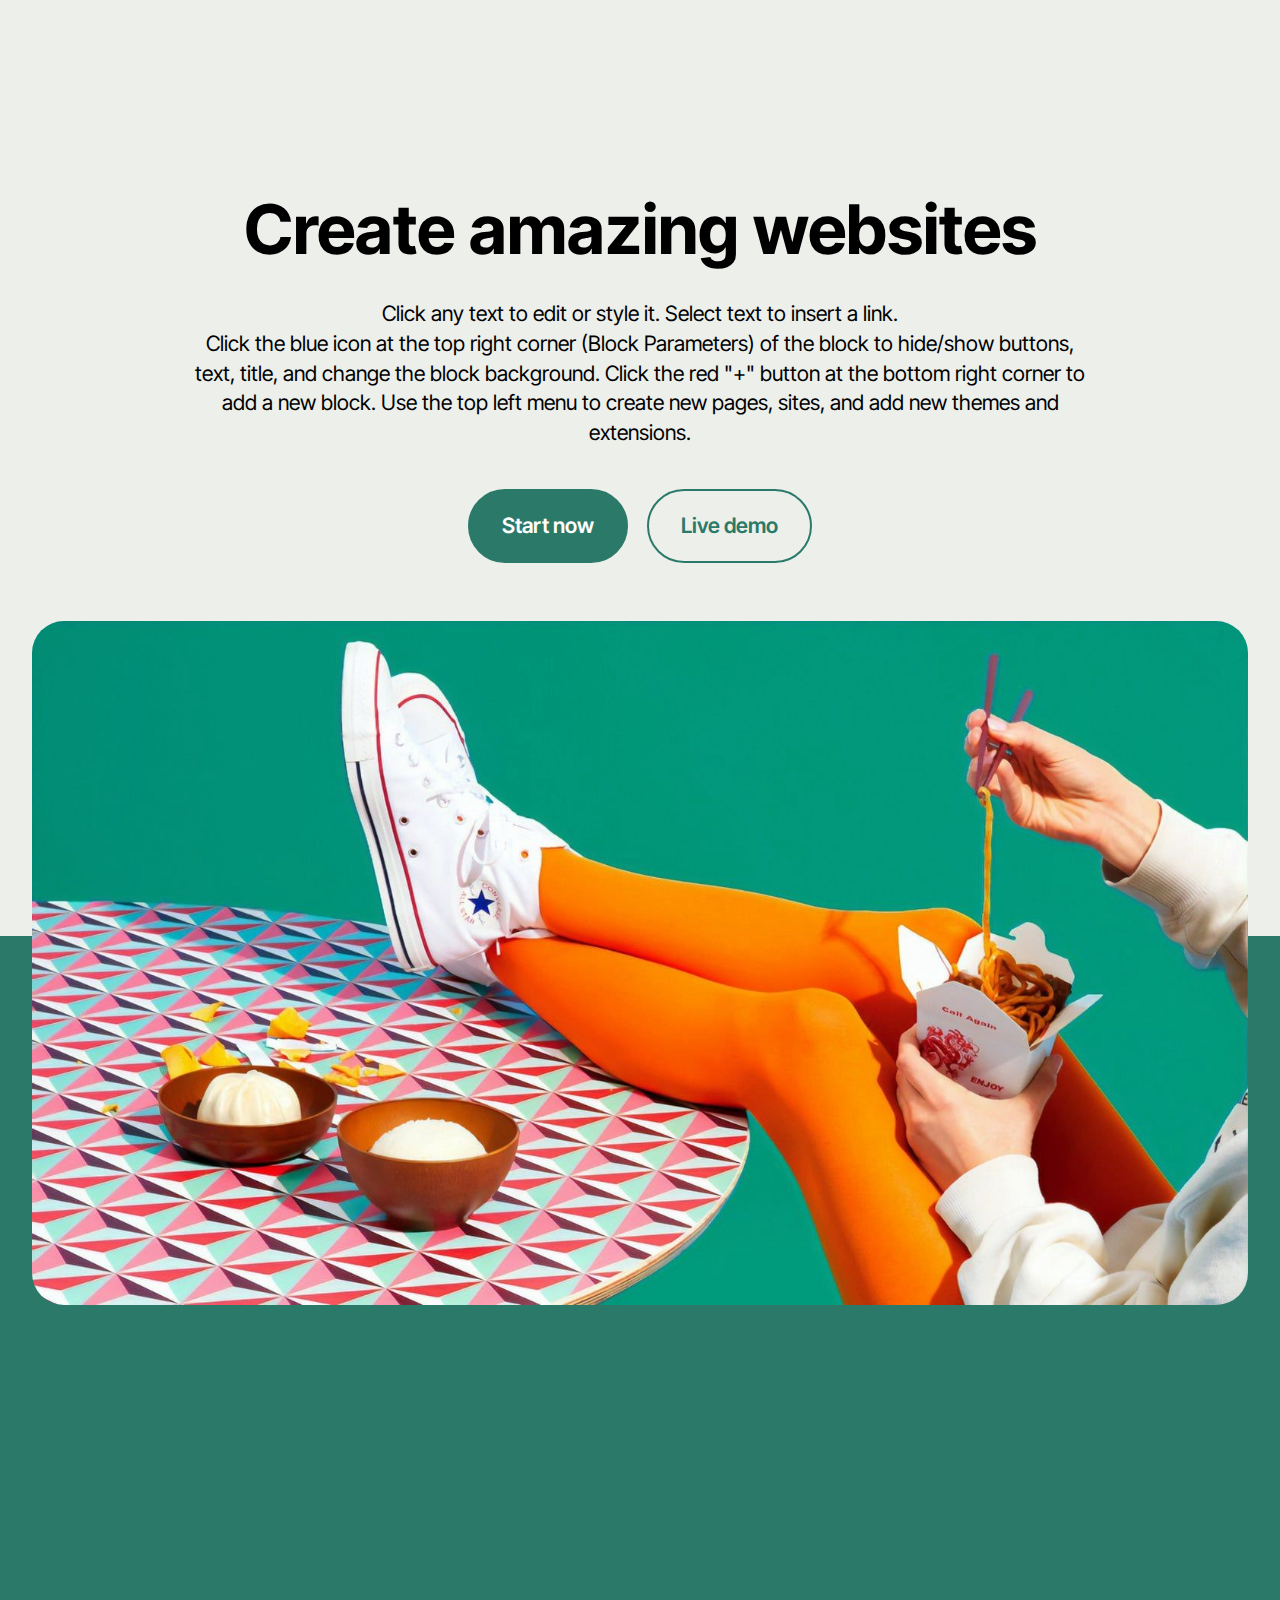
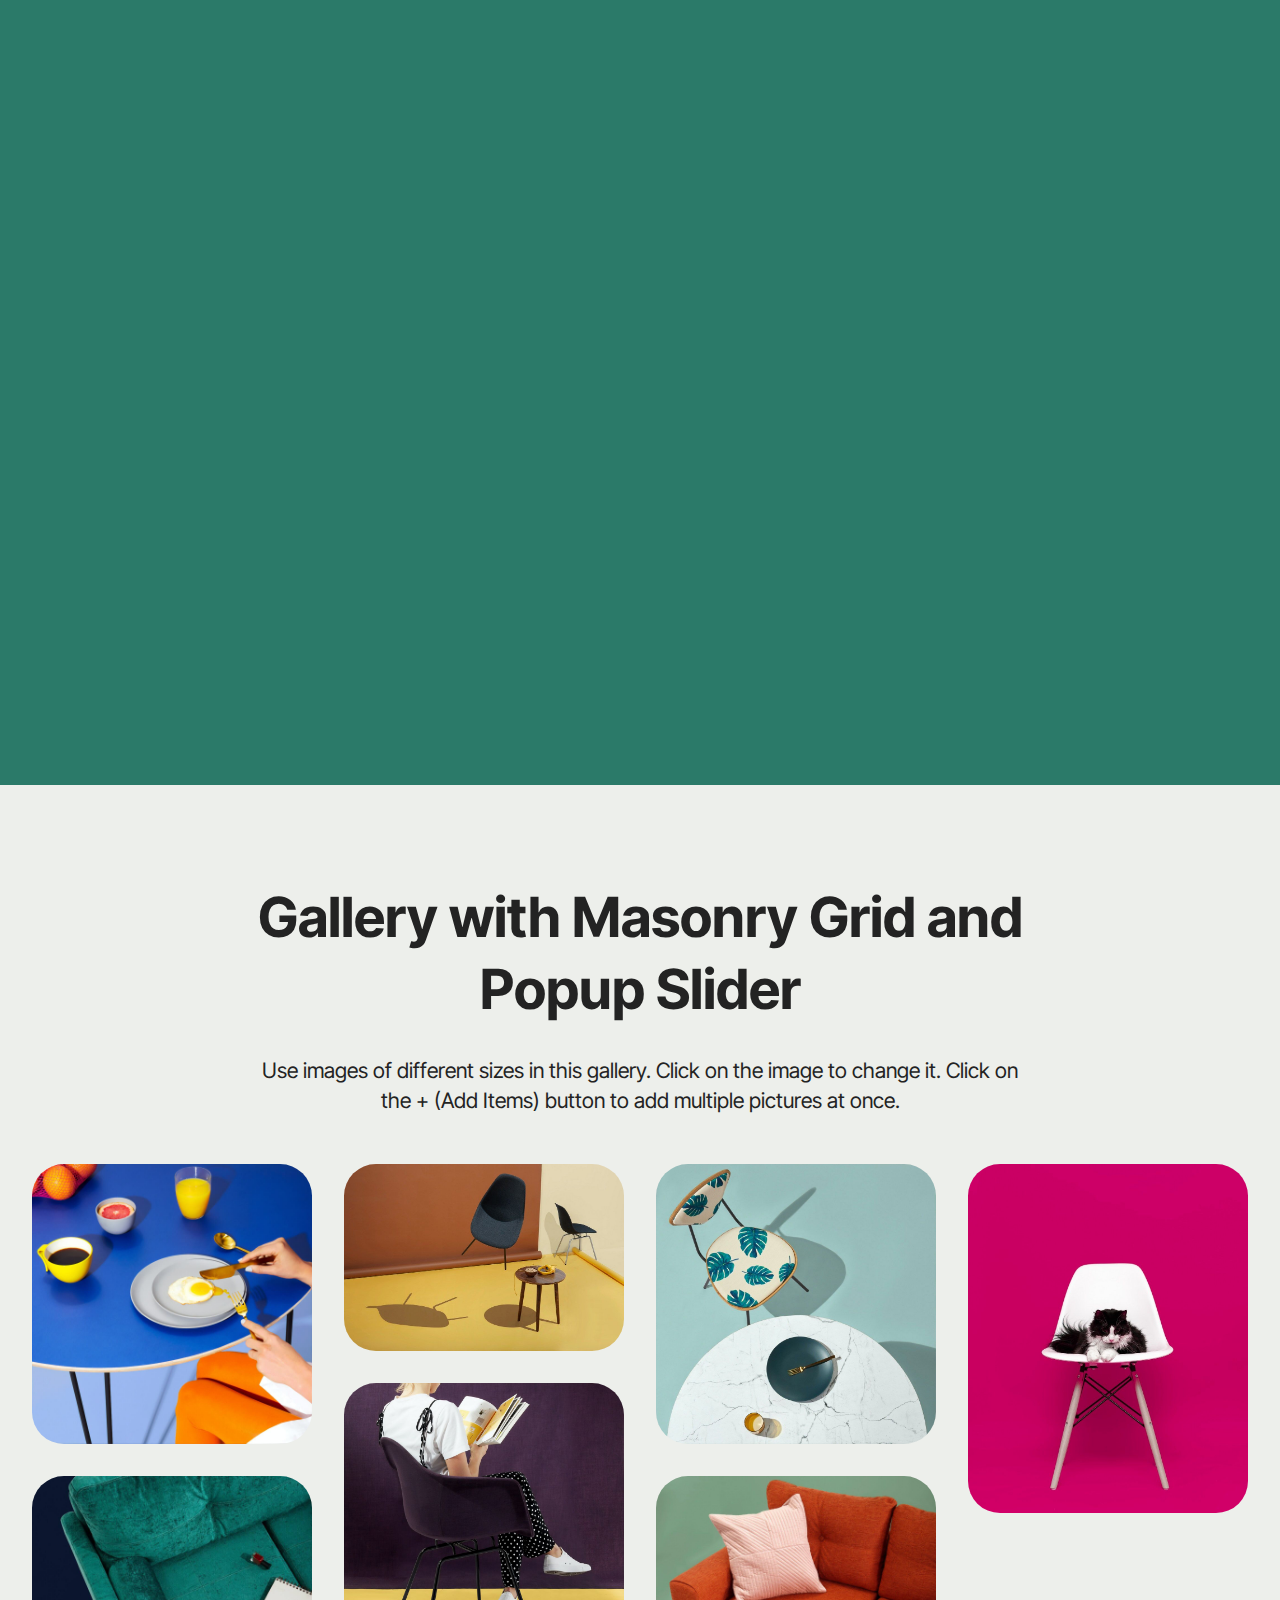
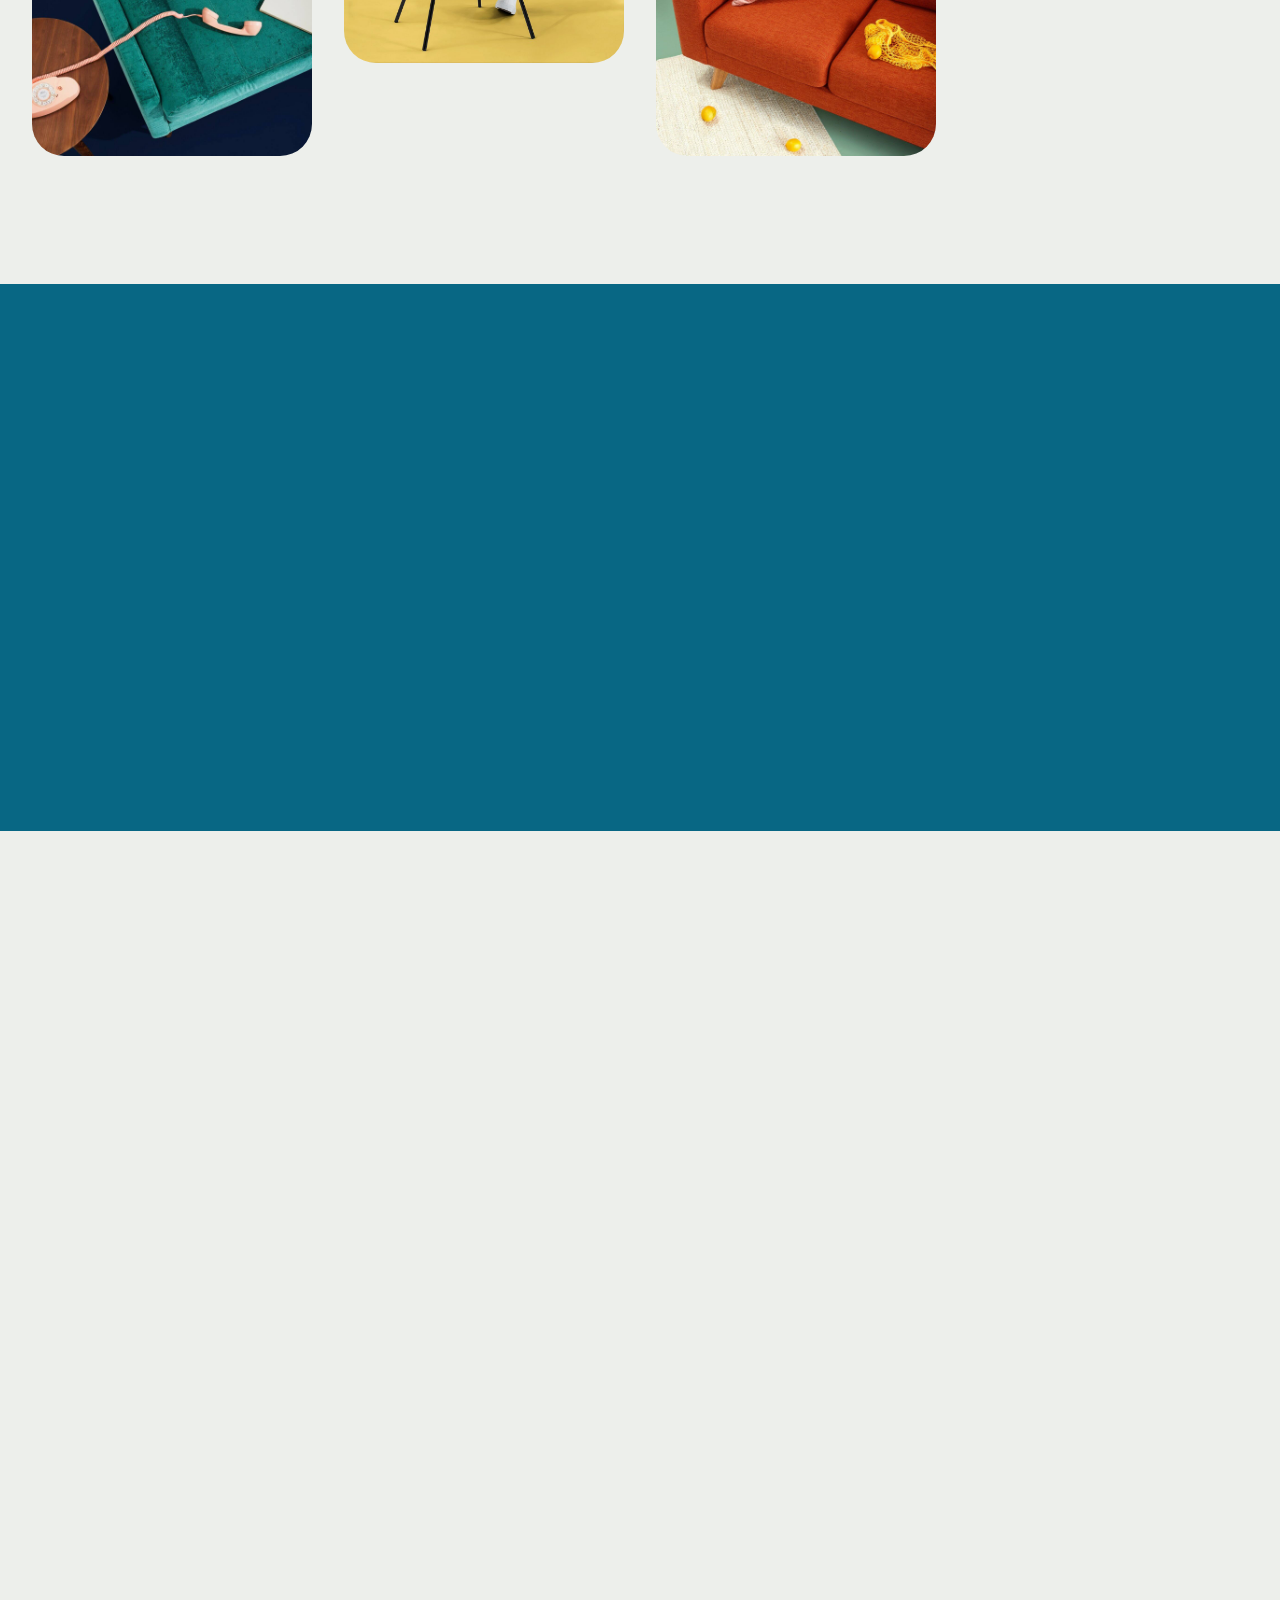
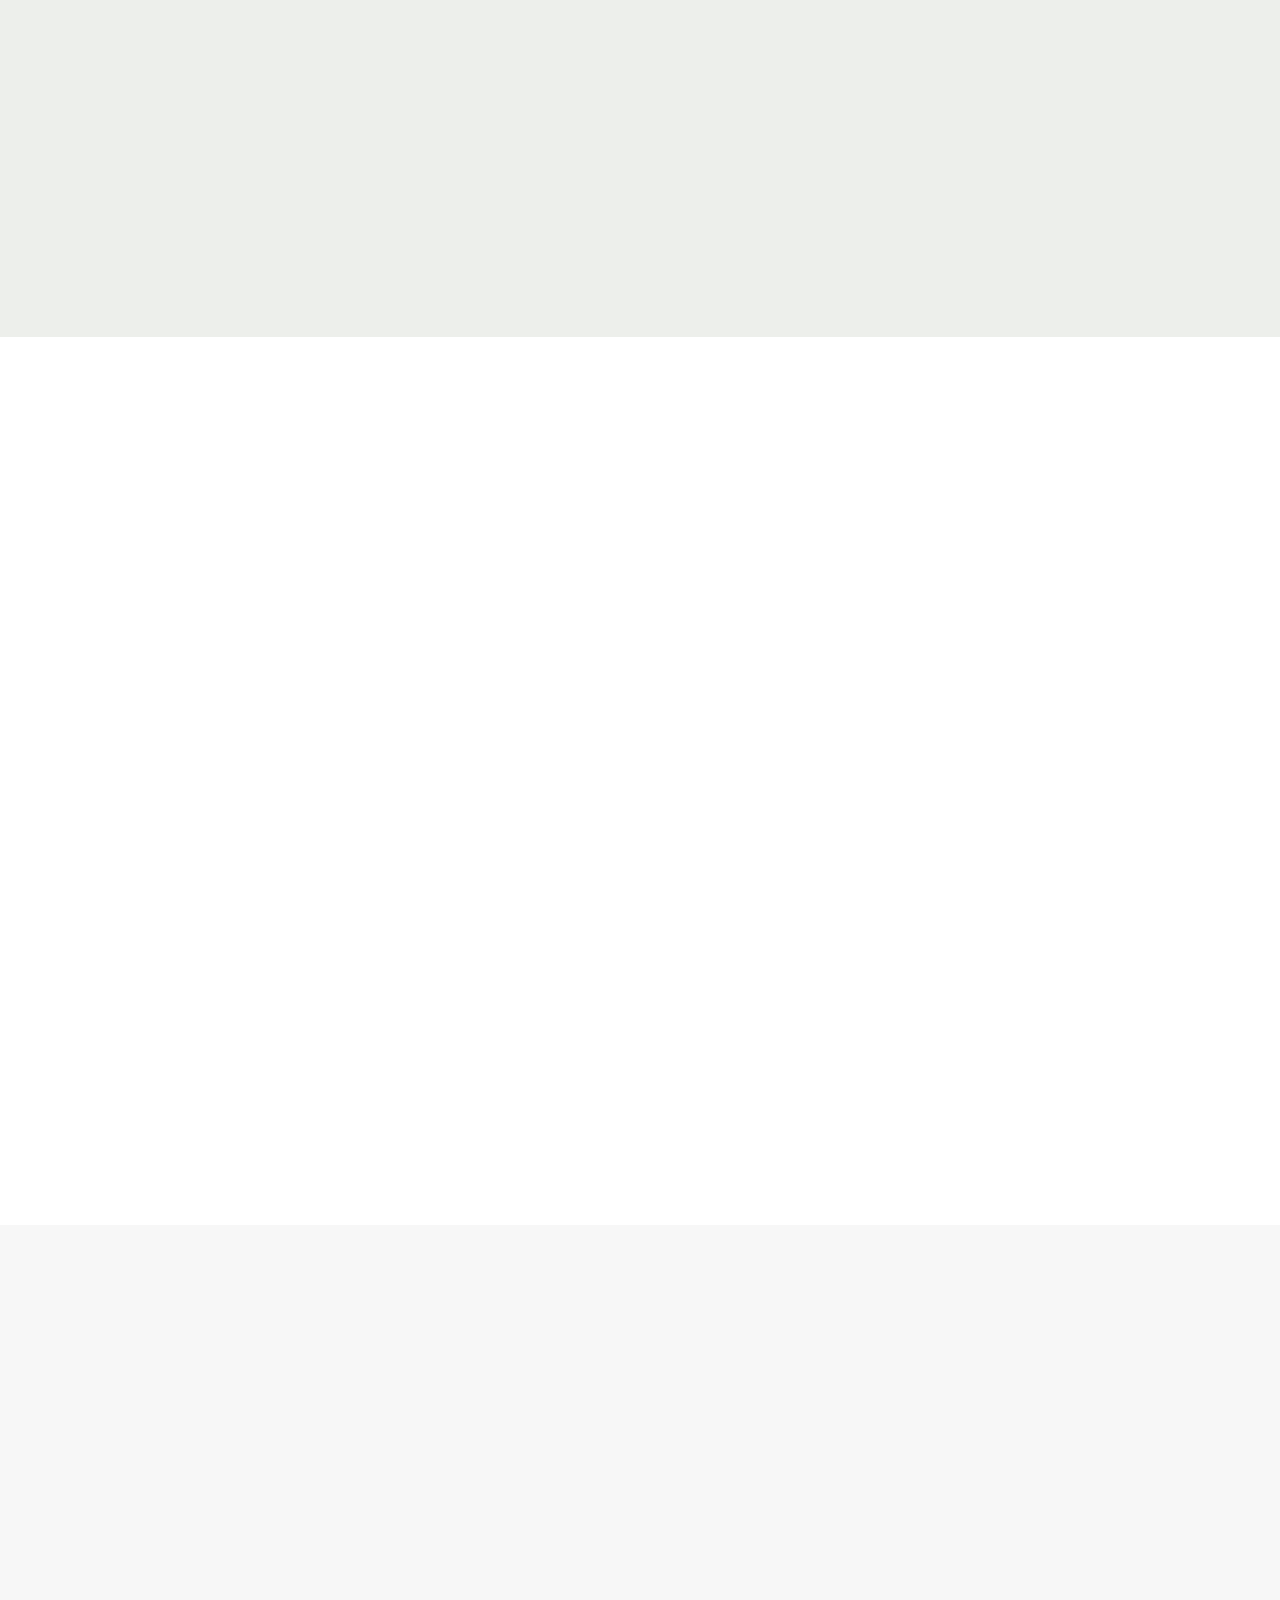
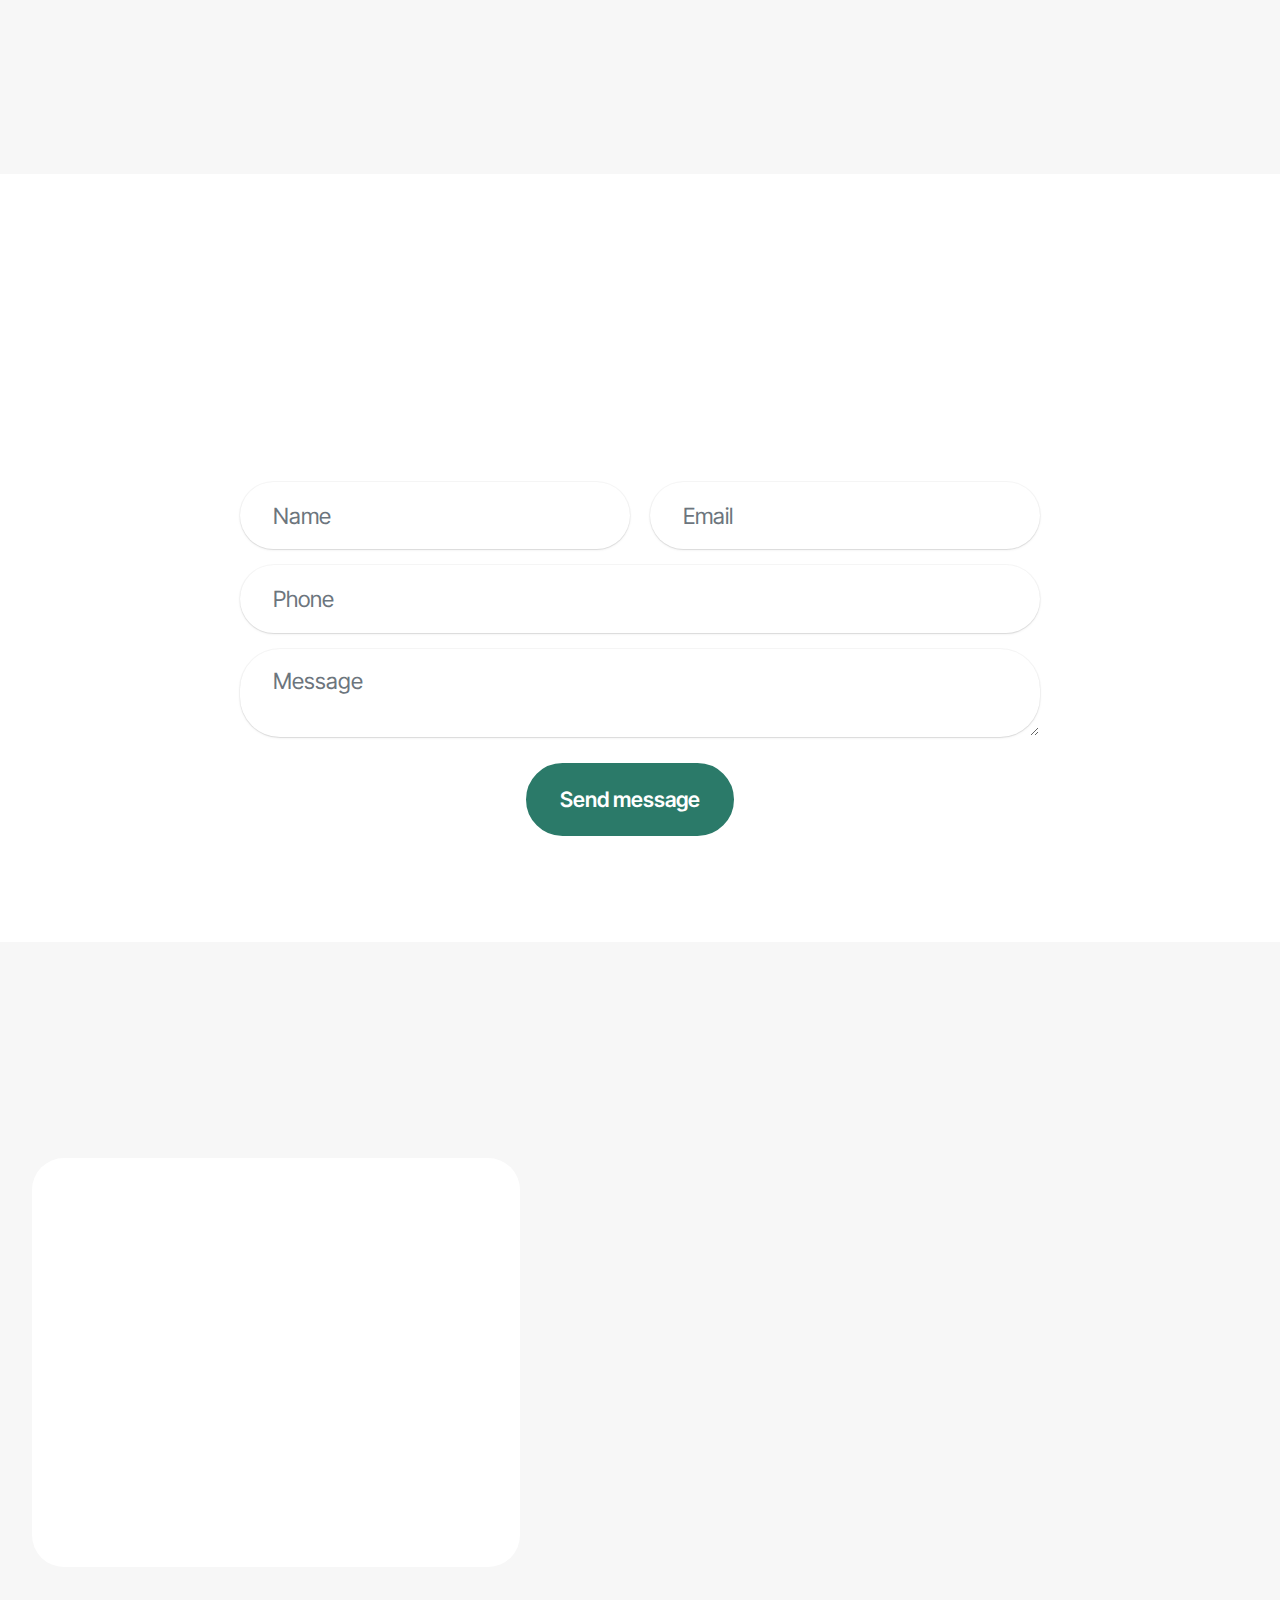
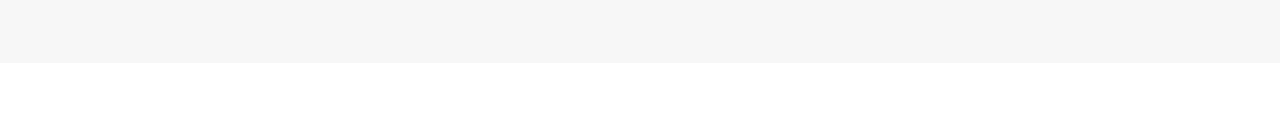
<file: index.html>
<!DOCTYPE html>
<html  >
<head>
  <!-- Site made with Mobirise Website Builder v5.9.18, https://mobirise.com -->
  <meta charset="UTF-8">
  <meta http-equiv="X-UA-Compatible" content="IE=edge">
  <meta name="generator" content="Mobirise v5.9.18, mobirise.com">
  <meta name="viewport" content="width=device-width, initial-scale=1, minimum-scale=1">
  <link rel="shortcut icon" href="assets/images/logo5.png" type="image/x-icon">
  <meta name="description" content="">
  
  
  <title>Home</title>
  <link rel="stylesheet" href="assets/web/assets/mobirise-icons2/mobirise2.css">
  <link rel="stylesheet" href="assets/bootstrap/css/bootstrap.min.css">
  <link rel="stylesheet" href="assets/bootstrap/css/bootstrap-grid.min.css">
  <link rel="stylesheet" href="assets/bootstrap/css/bootstrap-reboot.min.css">
  <link rel="stylesheet" href="assets/animatecss/animate.css">
  <link rel="stylesheet" href="assets/theme/css/style.css">
  <link rel="stylesheet" href="assets/gallery/style.css">
  <link rel="preload" href="https://fonts.googleapis.com/css?family=Inter+Tight:100,200,300,400,500,600,700,800,900,100i,200i,300i,400i,500i,600i,700i,800i,900i&display=swap" as="style" onload="this.onload=null;this.rel='stylesheet'">
  <noscript><link rel="stylesheet" href="https://fonts.googleapis.com/css?family=Inter+Tight:100,200,300,400,500,600,700,800,900,100i,200i,300i,400i,500i,600i,700i,800i,900i&display=swap"></noscript>
  <link rel="preload" as="style" href="assets/mobirise/css/mbr-additional.css?v=7DVv3O"><link rel="stylesheet" href="assets/mobirise/css/mbr-additional.css?v=7DVv3O" type="text/css">

  
  
  
</head>
<body>
  
  <section data-bs-version="5.1" class="header5 cid-tJS6uM4N87" id="header05-1">
	

	
	
	<div class="topbg"></div>
	<div class="align-center container">
		<div class="row justify-content-center">
			<div class="col-md-12 col-lg-9">
				<h1 class="mbr-section-title mbr-fonts-style mb-4 display-1"><strong>Create amazing websites</strong></h1>
				<p class="mbr-text mbr-fonts-style mb-4 display-7">Click any text to edit or style it. Select text to insert a link.
<br>Click the blue icon at the top right corner (Block Parameters) of the block to hide/show buttons, text, title, and change the block background. Click the red "+" button at the bottom right corner to add a new block. Use the top left menu to create new pages, sites, and add new themes and extensions.</p>
				<div class="mbr-section-btn mt-3"><a class="btn btn-primary display-7" href="index.html#form02-6">Start now</a> <a class="btn btn-primary-outline display-7" href="index.html#gallery02-v">Live demo</a></div>
			</div>
		</div>
		<div class="row mt-5 justify-content-center">
			<div class="col-12 col-lg-12">
				<img src="assets/images/11.jpg" alt="Mobirise Website Builder" title="">
			</div>
		</div>
	</div>
</section>

<section data-bs-version="5.1" class="features4 cid-tMlEXTHLbS" id="features04-w">
	
	
	<div class="container">
		<div class="row justify-content-center">
			<div class="col-12 content-head">
				<div class="mbr-section-head mb-5">
					<h4 class="mbr-section-title mbr-fonts-style align-center mb-0 display-2"><strong>Our Services</strong></h4>
					<h5 class="mbr-section-subtitle mbr-fonts-style align-center mb-0 mt-4 display-7">Hover over pictures to add more cards or rearrange them with the Tools panel. Add multiple cards by selecting multiple images. You can set the number of columns in Block Parameters.</h5>
					
				</div>
			</div>
		</div>
		<div class="row">
			<div class="item features-image col-12 col-md-6 col-lg-4">
				<div class="item-wrapper">
					<div class="item-img">
						<img src="assets/images/gallery03.jpg" alt="Mobirise Website Builder">
					</div>
					<div class="item-content">
						<h5 class="item-title mbr-fonts-style display-5">
							<strong>Marketing</strong>
						</h5>
						
						<p class="mbr-text mbr-fonts-style display-7">
							Service Description. You can show/hide the title, subtitle, text, button in the Block Parameters
						</p>
						<div class="mbr-section-btn item-footer"><a href="" class="btn item-btn btn-primary display-7">Learn more</a></div>
					</div>

				</div>
			</div>
			<div class="item features-image col-12 col-md-6 col-lg-4">
				<div class="item-wrapper">
					<div class="item-img">
						<img src="assets/images/gallery05.jpg" alt="Mobirise Website Builder">
					</div>
					<div class="item-content">
						<h5 class="item-title mbr-fonts-style display-5">
							<strong>Promotion</strong>
						</h5>
						
						<p class="mbr-text mbr-fonts-style display-7">
							Service Description. You can show/hide the title, subtitle, text, button in the Block Parameters
						</p>
						<div class="mbr-section-btn item-footer"><a href="" class="btn item-btn btn-primary display-7">Learn more</a></div>
					</div>
				</div>
			</div>
			<div class="item features-image col-12 col-md-6 col-lg-4">
				<div class="item-wrapper">
					<div class="item-img">
						<img src="assets/images/gallery02.jpg" alt="Mobirise Website Builder">
					</div>
					<div class="item-content">
						<h5 class="item-title mbr-fonts-style display-5">
							<strong>Branding</strong>
						</h5>
						
						<p class="mbr-text mbr-fonts-style display-7">
							Service Description. You can show/hide the title, subtitle, text, button in the Block Parameters<br>
						</p>
						<div class="mbr-section-btn item-footer"><a href="" class="btn item-btn btn-primary display-7">Learn more</a></div>
					</div>
				</div>
			</div>
		</div>
	</div>
</section>

<section data-bs-version="5.1" class="gallery1 mbr-gallery cid-tMlDYtQ5fF" id="gallery02-v">
    

    
    

    <div class="container-fluid">
        <div class="row justify-content-center">
            <div class="col-12 content-head">
                <div class="mbr-section-head mb-5">
                    <h3 class="mbr-section-title mbr-fonts-style align-center m-0 display-2"><strong>Gallery with Masonry Grid and Popup Slider</strong></h3>
                    <h4 class="mbr-section-subtitle mbr-fonts-style align-center mb-0 mt-4 display-7">Use images of different sizes in this gallery. Click on the image to change it. Click on the + (Add Items) button to add multiple pictures at once.</h4>
                </div>
            </div>
        </div>
        <div class="row mbr-gallery mbr-masonry" data-masonry="{&quot;percentPosition&quot;: true }">
            <div class="col-12 col-md-6 col-lg-3 item gallery-image">
                <div class="item-wrapper" data-toggle="modal" data-bs-toggle="modal" data-target="#ubDBKfsRWx-modal" data-bs-target="#ubDBKfsRWx-modal">
                    <img class="w-100" src="assets/images/gallery03.jpg" alt="Mobirise Website Builder" data-slide-to="0" data-bs-slide-to="0" data-target="#lb-ubDBKfsRWx" data-bs-target="#lb-ubDBKfsRWx">
                    <div class="icon-wrapper">
                        <span class="mobi-mbri mobi-mbri-search mbr-iconfont mbr-iconfont-btn"></span>
                    </div>
                </div>
                
            </div>
            <div class="col-12 col-md-6 col-lg-3 item gallery-image">
                <div class="item-wrapper" data-toggle="modal" data-bs-toggle="modal" data-target="#ubDBKfsRWx-modal" data-bs-target="#ubDBKfsRWx-modal">
                    <img class="w-100" src="assets/images/gallery13.jpg" alt="Mobirise Website Builder" data-slide-to="1" data-bs-slide-to="1" data-target="#lb-ubDBKfsRWx" data-bs-target="#lb-ubDBKfsRWx">
                    <div class="icon-wrapper">
                        <span class="mobi-mbri mobi-mbri-search mbr-iconfont mbr-iconfont-btn"></span>
                    </div>
                </div>
                
            </div>
            <div class="col-12 col-md-6 col-lg-3 item gallery-image">
                <div class="item-wrapper" data-toggle="modal" data-bs-toggle="modal" data-target="#ubDBKfsRWx-modal" data-bs-target="#ubDBKfsRWx-modal">
                    <img class="w-100" src="assets/images/gallery10.jpg" alt="Mobirise Website Builder" data-slide-to="2" data-bs-slide-to="2" data-target="#lb-ubDBKfsRWx" data-bs-target="#lb-ubDBKfsRWx">
                    <div class="icon-wrapper">
                        <span class="mobi-mbri mobi-mbri-search mbr-iconfont mbr-iconfont-btn"></span>
                    </div>
                </div>
                
            </div>
            <div class="col-12 col-md-6 col-lg-3 item gallery-image">
                <div class="item-wrapper" data-toggle="modal" data-bs-toggle="modal" data-target="#ubDBKfsRWx-modal" data-bs-target="#ubDBKfsRWx-modal">
                    <img class="w-100" src="assets/images/gallery08.jpg" alt="Mobirise Website Builder" data-slide-to="3" data-bs-slide-to="3" data-target="#lb-ubDBKfsRWx" data-bs-target="#lb-ubDBKfsRWx">
                    <div class="icon-wrapper">
                        <span class="mobi-mbri mobi-mbri-search mbr-iconfont mbr-iconfont-btn"></span>
                    </div>
                </div>
                
            </div>
            <div class="col-12 col-md-6 col-lg-3 item gallery-image">
                <div class="item-wrapper" data-toggle="modal" data-bs-toggle="modal" data-target="#ubDBKfsRWx-modal" data-bs-target="#ubDBKfsRWx-modal">
                    <img class="w-100" src="assets/images/gallery06.jpg" alt="Mobirise Website Builder" data-slide-to="4" data-bs-slide-to="4" data-target="#lb-ubDBKfsRWx" data-bs-target="#lb-ubDBKfsRWx">
                    <div class="icon-wrapper">
                        <span class="mobi-mbri mobi-mbri-search mbr-iconfont mbr-iconfont-btn"></span>
                    </div>
                </div>
                
            </div>
            <div class="col-12 col-md-6 col-lg-3 item gallery-image">
                <div class="item-wrapper" data-toggle="modal" data-bs-toggle="modal" data-target="#ubDBKfsRWx-modal" data-bs-target="#ubDBKfsRWx-modal">
                    <img class="w-100" src="assets/images/gallery02.jpg" alt="Mobirise Website Builder" data-slide-to="5" data-bs-slide-to="5" data-target="#lb-ubDBKfsRWx" data-bs-target="#lb-ubDBKfsRWx">
                    <div class="icon-wrapper">
                        <span class="mobi-mbri mobi-mbri-search mbr-iconfont mbr-iconfont-btn"></span>
                    </div>
                </div>
                
            </div>
            <div class="col-12 col-md-6 col-lg-3 item gallery-image">
                <div class="item-wrapper" data-toggle="modal" data-bs-toggle="modal" data-target="#ubDBKfsRWx-modal" data-bs-target="#ubDBKfsRWx-modal">
                    <img class="w-100" src="assets/images/gallery01.jpg" alt="Mobirise Website Builder" data-slide-to="6" data-bs-slide-to="6" data-target="#lb-ubDBKfsRWx" data-bs-target="#lb-ubDBKfsRWx">
                    <div class="icon-wrapper">
                        <span class="mobi-mbri mobi-mbri-search mbr-iconfont mbr-iconfont-btn"></span>
                    </div>
                </div>
                
            </div>
        </div>

        <div class="modal mbr-slider" tabindex="-1" role="dialog" aria-hidden="true" id="ubDBKfsRWx-modal">
            <div class="modal-dialog" role="document">
                <div class="modal-content">
                    <div class="modal-body">
                        <div class="carousel slide" id="lb-ubDBKfsRWx" data-interval="5000" data-bs-interval="5000">
                            <div class="carousel-inner">
                                <div class="carousel-item active">
                                    <img class="d-block w-100" src="assets/images/gallery03.jpg" alt="Mobirise Website Builder">
                                </div>
                                <div class="carousel-item">
                                    <img class="d-block w-100" src="assets/images/gallery13.jpg" alt="Mobirise Website Builder">
                                </div>
                                <div class="carousel-item">
                                    <img class="d-block w-100" src="assets/images/gallery10.jpg" alt="Mobirise Website Builder">
                                </div>
                                <div class="carousel-item">
                                    <img class="d-block w-100" src="assets/images/gallery08.jpg" alt="Mobirise Website Builder">
                                </div>
                                <div class="carousel-item">
                                    <img class="d-block w-100" src="assets/images/gallery06.jpg" alt="Mobirise Website Builder">
                                </div>
                                <div class="carousel-item">
                                    <img class="d-block w-100" src="assets/images/gallery02.jpg" alt="Mobirise Website Builder">
                                </div>
                                <div class="carousel-item">
                                    <img class="d-block w-100" src="assets/images/gallery01.jpg" alt="Mobirise Website Builder">
                                </div>
                            </div>
                            <ol class="carousel-indicators">
                                <li data-slide-to="0" data-bs-slide-to="0" class="active" data-target="#lb-ubDBKfsRWx" data-bs-target="#lb-ubDBKfsRWx"></li>
                                <li data-slide-to="1" data-bs-slide-to="1" data-target="#lb-ubDBKfsRWx" data-bs-target="#lb-ubDBKfsRWx"></li>
                                <li data-slide-to="2" data-bs-slide-to="2" data-target="#lb-ubDBKfsRWx" data-bs-target="#lb-ubDBKfsRWx"></li>
                                <li data-slide-to="3" data-bs-slide-to="3" data-target="#lb-ubDBKfsRWx" data-bs-target="#lb-ubDBKfsRWx"></li>
                                <li data-slide-to="4" data-bs-slide-to="4" data-target="#lb-ubDBKfsRWx" data-bs-target="#lb-ubDBKfsRWx"></li>
                                <li data-slide-to="5" data-bs-slide-to="5" data-target="#lb-ubDBKfsRWx" data-bs-target="#lb-ubDBKfsRWx"></li>
                                <li data-slide-to="6" data-bs-slide-to="6" data-target="#lb-ubDBKfsRWx" data-bs-target="#lb-ubDBKfsRWx"></li>
                            </ol>
                            <a role="button" href="" class="close" data-dismiss="modal" data-bs-dismiss="modal" aria-label="Close">
                            </a>
                            <a class="carousel-control-prev carousel-control" role="button" data-slide="prev" data-bs-slide="prev" href="#lb-ubDBKfsRWx">
                                <span class="mobi-mbri mobi-mbri-arrow-prev" aria-hidden="true"></span>
                                <span class="sr-only visually-hidden">Previous</span>
                            </a>
                            <a class="carousel-control-next carousel-control" role="button" data-slide="next" data-bs-slide="next" href="#lb-ubDBKfsRWx">
                                <span class="mobi-mbri mobi-mbri-arrow-next" aria-hidden="true"></span>
                                <span class="sr-only visually-hidden">Next</span>
                            </a>
                        </div>
                    </div>
                </div>
            </div>
        </div>
    </div>
</section>

<section data-bs-version="5.1" class="header09 cid-tLAX5BnXkJ" id="header09-q">
	
	
	<div class="container">
		<div class="row">
			<div class="content-wrap col-12 col-md-8">
				<h1 class="mbr-section-title mbr-fonts-style mbr-white mb-4 display-1"><strong>Unlock boundless possibilities</strong></h1>
				
				<p class="mbr-fonts-style mbr-text mbr-white mb-4 display-7">
					Mobirise Free Website Maker is perfect for non-techies and great for pro-coders for fast prototyping and small customers' projects.
				</p>
				<div class="mbr-section-btn"><a class="btn btn-white-outline display-7" href="https://mobiri.se">Learn more</a></div>
			</div>
		</div>
	</div>
</section>

<section data-bs-version="5.1" class="header7 cid-tLeaLmEeFr" id="header07-h">
  

  
  
  
  <div class="align-center container">
    <div class="row justify-content-center">
      <div class="col-md-12 col-lg-9 mb-5">
        <h1 class="mbr-section-title mbr-fonts-style display-1"><strong>Block with video</strong>
        </h1>
        <p class="mbr-text mbr-fonts-style mt-4 display-7">
          Click on the media content to replace it. In some blocks, you can change media content via Block Parameters.
        </p>
        
      </div>
    </div>

    <div class="row justify-content-center">
      <div class="mbr-figure col-12 col-md-12"><iframe class="mbr-embedded-video" src="https://www.youtube.com/embed/sGpPgQeEyOc?rel=0&amp;amp;mute=1&amp;showinfo=0&amp;autoplay=1&amp;loop=1&amp;playlist=sGpPgQeEyOc" width="1280" height="720" frameborder="0" allowfullscreen></iframe></div>
    </div>
  </div>
</section>

<section data-bs-version="5.1" class="header1 cid-tJS9vXDdRK" id="header01-7">
	

	
	

	<div class="container">
		<div class="row justify-content-center">
			<div class="col-12 col-md-12 col-lg-7 image-wrapper">
				<img class="w-100" src="assets/images/gallery01.jpg" alt="Mobirise Website Builder">
			</div>
			<div class="col-12 col-lg col-md-12">
				<div class="text-wrapper align-left">
					<h1 class="mbr-section-title mbr-fonts-style mb-4 display-2"><strong>About us</strong></h1>
					<p class="mbr-text mbr-fonts-style mb-4 display-7">
						Most blocks can be used with various types of backgrounds: color, pictures, or videos. It can be set in Block Parameters.&nbsp;You can show/hide the title, subtitle, text, button in the Block Parameters (blue gear icon at the top right corner of the block).&nbsp;</p>
					<div class="mbr-section-btn mt-3"><a class="btn btn-primary display-7" href="https://mobiri.se">Start now</a></div>
				</div>
			</div>
		</div>
	</div>
</section>

<section data-bs-version="5.1" class="features15 cid-tLek7gQhG7" id="features015-m">
	

	
	
	<div class="container">
		<div class="mbr-section-head mb-5">
			<h4 class="mbr-section-title mbr-fonts-style align-center mb-0 display-2">
			  <strong>Why us?</strong></h4>
			
		  </div>
		<div class="row justify-content-center">
			<div class="item features-without-image col-12 col-lg-4">
				<div class="item-wrapper">
					<div class="img-wrapper">
						<img src="assets/images/shop1.jpg" alt="Mobirise Website Builder">
					</div>
					<div class="card-box">
						<h4 class="card-title mbr-fonts-style mb-3 display-5">
							<strong>Free</strong></h4>
						<h5 class="card-text mbr-fonts-style display-7">
							Mobirise is a free website builder. Mobirise is a free website builder. Mobirise is a free website builder.</h5>
					</div>
				</div>
			</div>
			<div class="item features-without-image col-12 col-lg-4">
				<div class="item-wrapper">
					<div class="img-wrapper">
						<img src="assets/images/shop2.jpg" alt="Mobirise Website Builder">
					</div>
					<div class="card-box">
						<h4 class="card-title mbr-fonts-style mb-3 display-5">
							<strong>Easy</strong></h4>
						<h5 class="card-text mbr-fonts-style display-7">
							Create landing pages with ease. Create landing pages with ease. Create landing pages with ease.<br><br></h5>
					</div>
				</div>
			</div>
			<div class="item features-without-image col-12 col-lg-4">
				<div class="item-wrapper">
					<div class="img-wrapper">
						<img src="assets/images/shop3.jpg" alt="Mobirise Website Builder">
					</div>
					<div class="card-box">
						<h4 class="card-title mbr-fonts-style mb-3 display-5">
							<strong>Beautiful</strong></h4>
						<h5 class="card-text mbr-fonts-style display-7">
							Build a website with Mobirise. Build a web page with Mobirise. Create a website with Mobirise.</h5>
					</div>
				</div>
			</div>
		</div>
	</div>
</section>

<section data-bs-version="5.1" class="form5 cid-tJS9pBcTSa" id="form02-6">
    
    
    <div class="container">
        <div class="mbr-section-head mb-5">
            <h3 class="mbr-section-title mbr-fonts-style align-center mb-0 display-2">
                <strong>Contact Form</strong></h3>
            <h4 class="mbr-section-subtitle mbr-fonts-style align-center mb-0 mt-4 display-7">To change your notification email, click on any form field below.
<div>The number of submissions is limited to 10 per day without the Form Builder.</div></h4>
        </div>
        <div class="row justify-content-center mt-4">
            <div class="col-lg-8 mx-auto mbr-form" data-form-type="formoid">
                <form action="https://mobirise.eu/" method="POST" class="mbr-form form-with-styler" data-form-title="Form Name"><input type="hidden" name="email" data-form-email="true" value="DXrH9S6pX9IHF86cZg31JI7TWFTzgGV1iWF6Q5ANlZtLReGLfflUsTq3Rp3AyoaYSG2R+jFed1401S5IQclxgEnaHsmhOsjtAbCaGlHhhmjnocpyEZXvwmLF2phtR1D6">
                    <div class="row">
                        <div hidden="hidden" data-form-alert="" class="alert alert-success col-12">Thanks for filling out the form!</div>
                        <div hidden="hidden" data-form-alert-danger="" class="alert alert-danger col-12">
                            Oops...! some problem!
                        </div>
                    </div>
                    <div class="dragArea row">
                        <div class="col-md col-sm-12 form-group mb-3" data-for="name">
                            <input type="text" name="name" placeholder="Name" data-form-field="name" class="form-control" value="" id="name-form02-6">
                        </div>
                        <div class="col-md col-sm-12 form-group mb-3" data-for="email">
                            <input type="email" name="email" placeholder="Email" data-form-field="email" class="form-control" value="" id="email-form02-6">
                        </div>
                        <div class="col-12 form-group mb-3" data-for="phone">
                            <input type="tel" name="phone" placeholder="Phone" data-form-field="phone" class="form-control" value="" id="phone-form02-6">
                        </div>
                        <div class="col-12 form-group mb-3" data-for="textarea">
                            <textarea name="textarea" placeholder="Message" data-form-field="textarea" class="form-control" id="textarea-form02-6"></textarea>
                        </div>
                        <div class="col-lg-12 col-md-12 col-sm-12 align-center mbr-section-btn">
                            <button type="submit" class="btn btn-primary display-7">Send message</button>
                        </div>
                    </div>
                </form>
            </div>
        </div>
    </div>
</section>

<section data-bs-version="5.1" class="contacts2 map1 cid-tLdYHD757A" id="contacts02-9">

    

    
    <div class="container">
        <div class="mbr-section-head mb-5">
            <h3 class="mbr-section-title mbr-fonts-style align-center mb-0 display-2">
                <strong>Contacts</strong>
            </h3>
            
        </div>
        <div class="row justify-content-center mt-4">
            <div class="card col-12 col-md-5">
                <div class="card-wrapper">
                    <div class="text-wrapper">
                        <h5 class="cardTitle mbr-fonts-style mb-2 display-5">
                        <strong>Get in touch</strong></h5>
                    <ul class="list mbr-fonts-style display-7">
                        <li class="mbr-text item-wrap"><span style="font-size: 1.4rem;">Phone: </span><a href="tel:+12345678910" class="text-primary" style="font-size: 1.4rem;">0 (800) 123 45 67</a><br></li>
                        <li class="mbr-text item-wrap">WhatsApp: <a href="https://wa.me/12345678910" class="text-primary">0 (800) 123 45 67</a></li>
                        <li class="mbr-text item-wrap">Email: <a href="mailto:info@site.com" class="text-primary">info@site.com</a></li><li class="mbr-text item-wrap"><br></li>
                        <li class="mbr-text item-wrap">Address: </li><li class="mbr-text item-wrap">350 5th Ave, New York, NY 10118</li><li class="mbr-text item-wrap"><span style="font-size: 1.4rem;">Working hours:</span><br></li><li class="mbr-text item-wrap">9:00AM - 6:00PM</li>
                    </ul>
                    </div>
                </div>
            </div>
            <div class="map-wrapper col-12 col-md-7">
                <div class="google-map"><iframe frameborder="0" style="border:0" src="https://www.google.com/maps/embed?pb=!1m14!1m8!1m3!1d6045.3003145248895!2d-73.9884657!3d40.7477229!3m2!1i1024!2i768!4f13.1!3m3!1m2!1s0x89c259a9ac1f1b85%3A0x7e33d1c0e7af3be4!2zMzUwIDV0aCBBdmUsIE5ldyBZb3JrLCBOWSAxMDExOCwg0KHQqNCQ!5e0!3m2!1sru!2sru!4v1689597362021!5m2!1sen!2sen" allowfullscreen=""></iframe></div>
            </div>
        </div>
    </div>
</section><section class="display-7" style="padding: 0;align-items: center;justify-content: center;flex-wrap: wrap;    align-content: center;display: flex;position: relative;height: 4rem;"><a href="https://mobiri.se/2943127" style="flex: 1 1;height: 4rem;position: absolute;width: 100%;z-index: 1;"><img alt="" style="height: 4rem;" src="[data-uri]"></a><p style="margin: 0;text-align: center;" class="display-7">&#8204;</p><a style="z-index:1" href="https://mobirise.com/html-builder.html">HTML Website Maker</a></section><script src="assets/bootstrap/js/bootstrap.bundle.min.js"></script>  <script src="assets/smoothscroll/smooth-scroll.js"></script>  <script src="assets/ytplayer/index.js"></script>  <script src="assets/masonry/masonry.pkgd.min.js"></script>  <script src="assets/imagesloaded/imagesloaded.pkgd.min.js"></script>  <script src="assets/theme/js/script.js"></script>  <script src="assets/gallery/player.min.js"></script>  <script src="assets/gallery/script.js"></script>  <script src="assets/formoid/formoid.min.js"></script>  
  
  
  <input name="animation" type="hidden">
  </body>
</html>
</file>
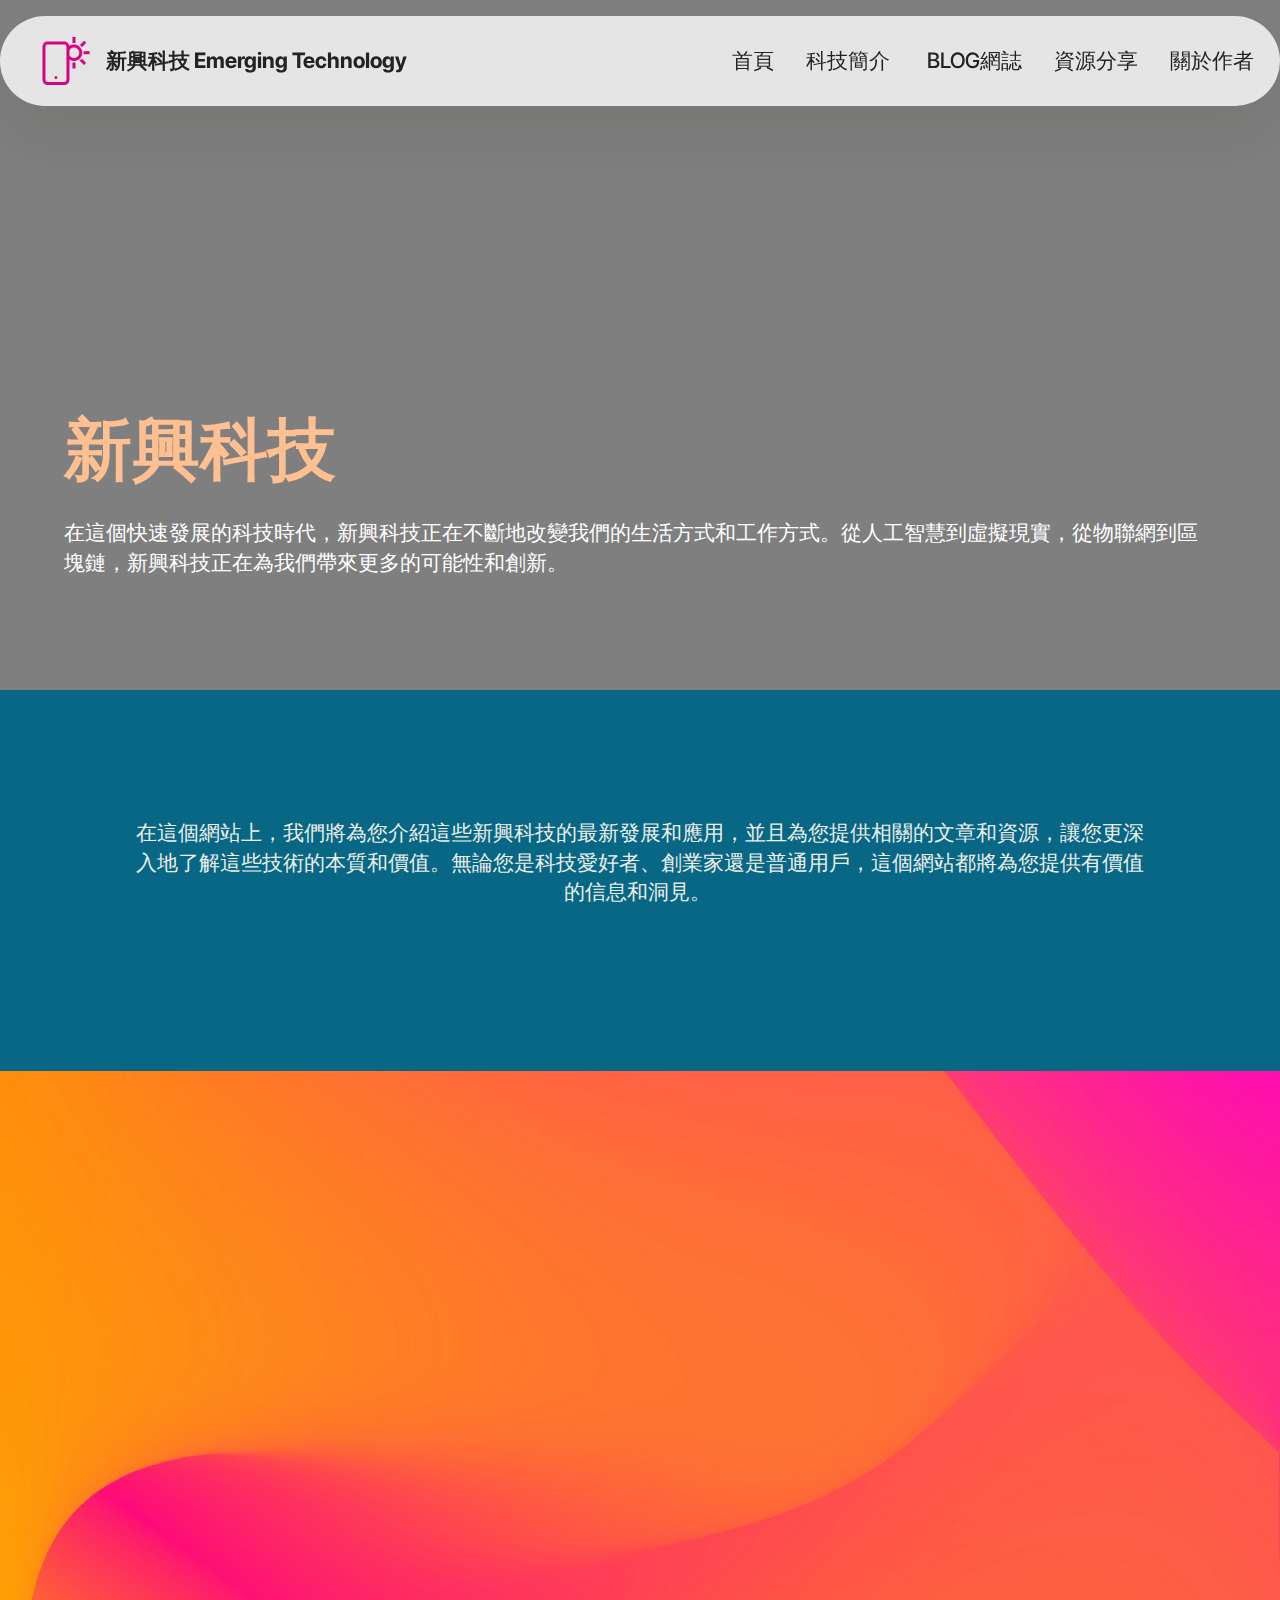
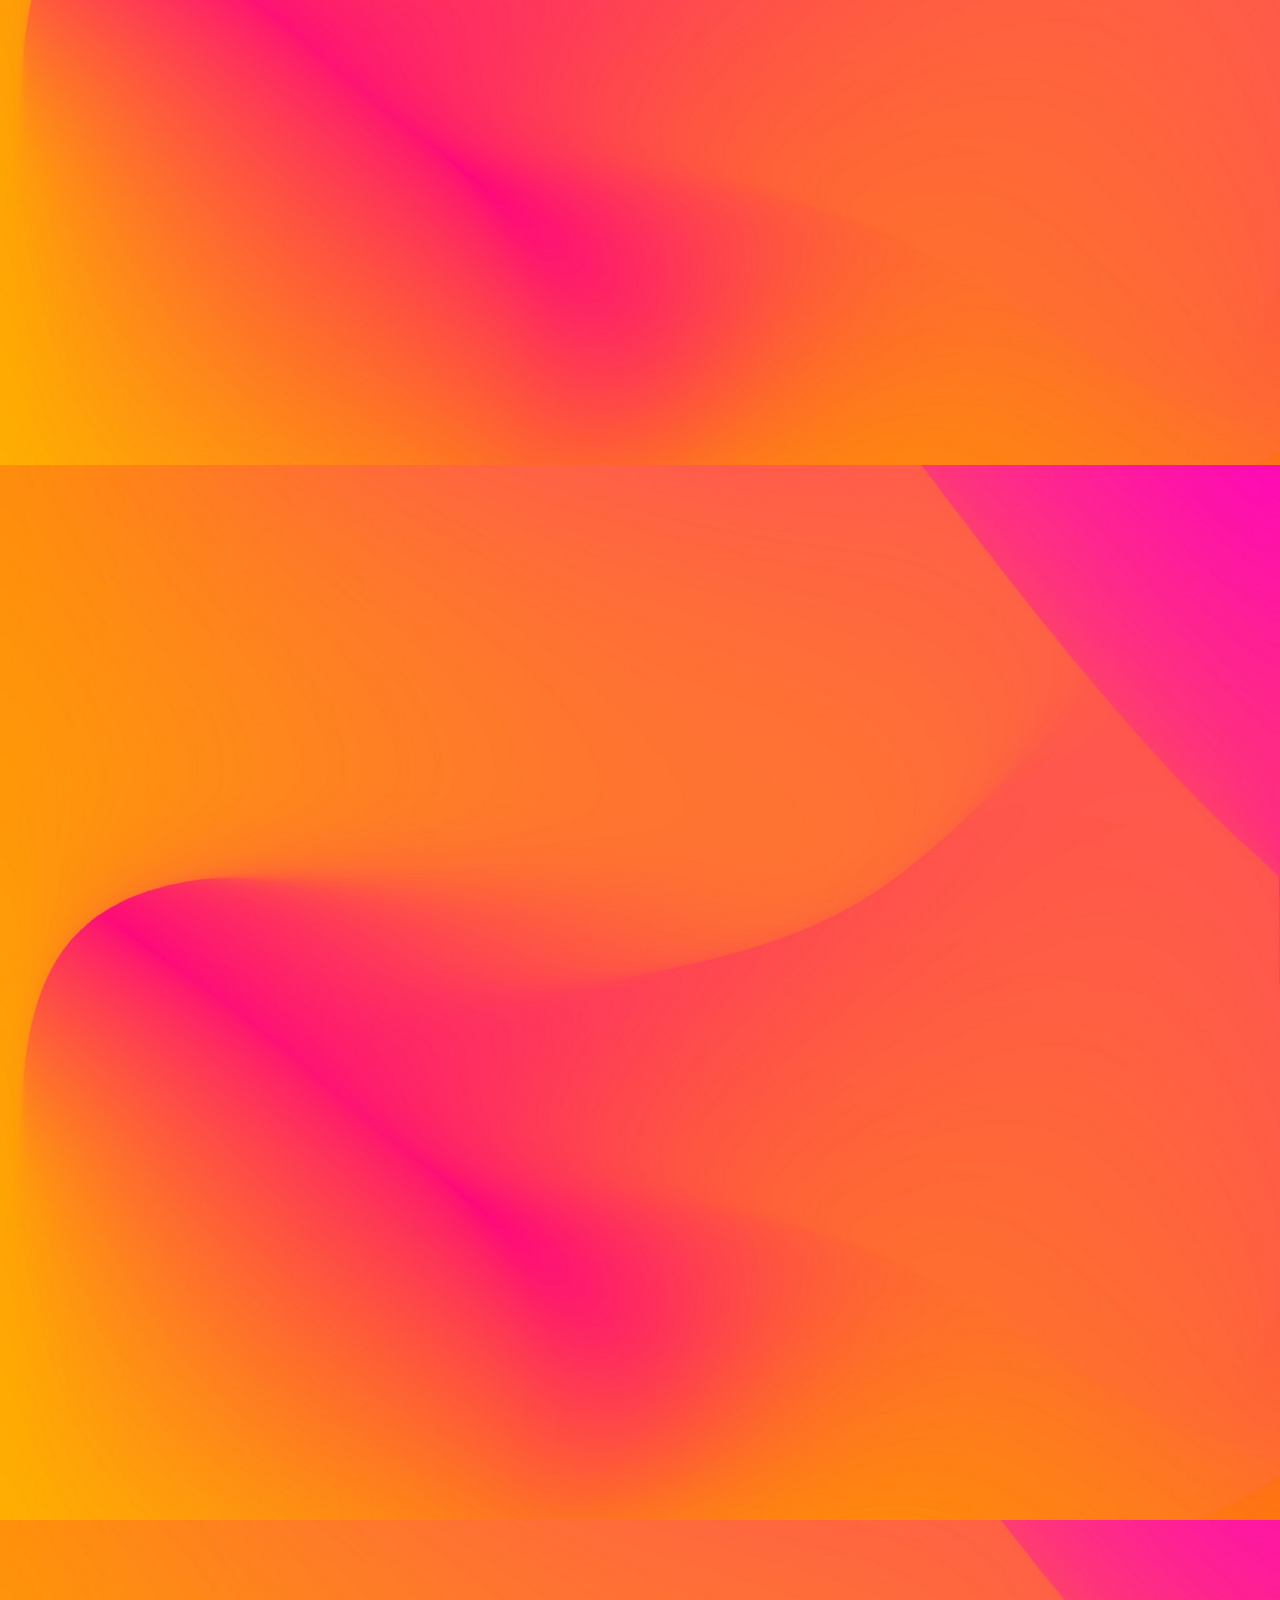
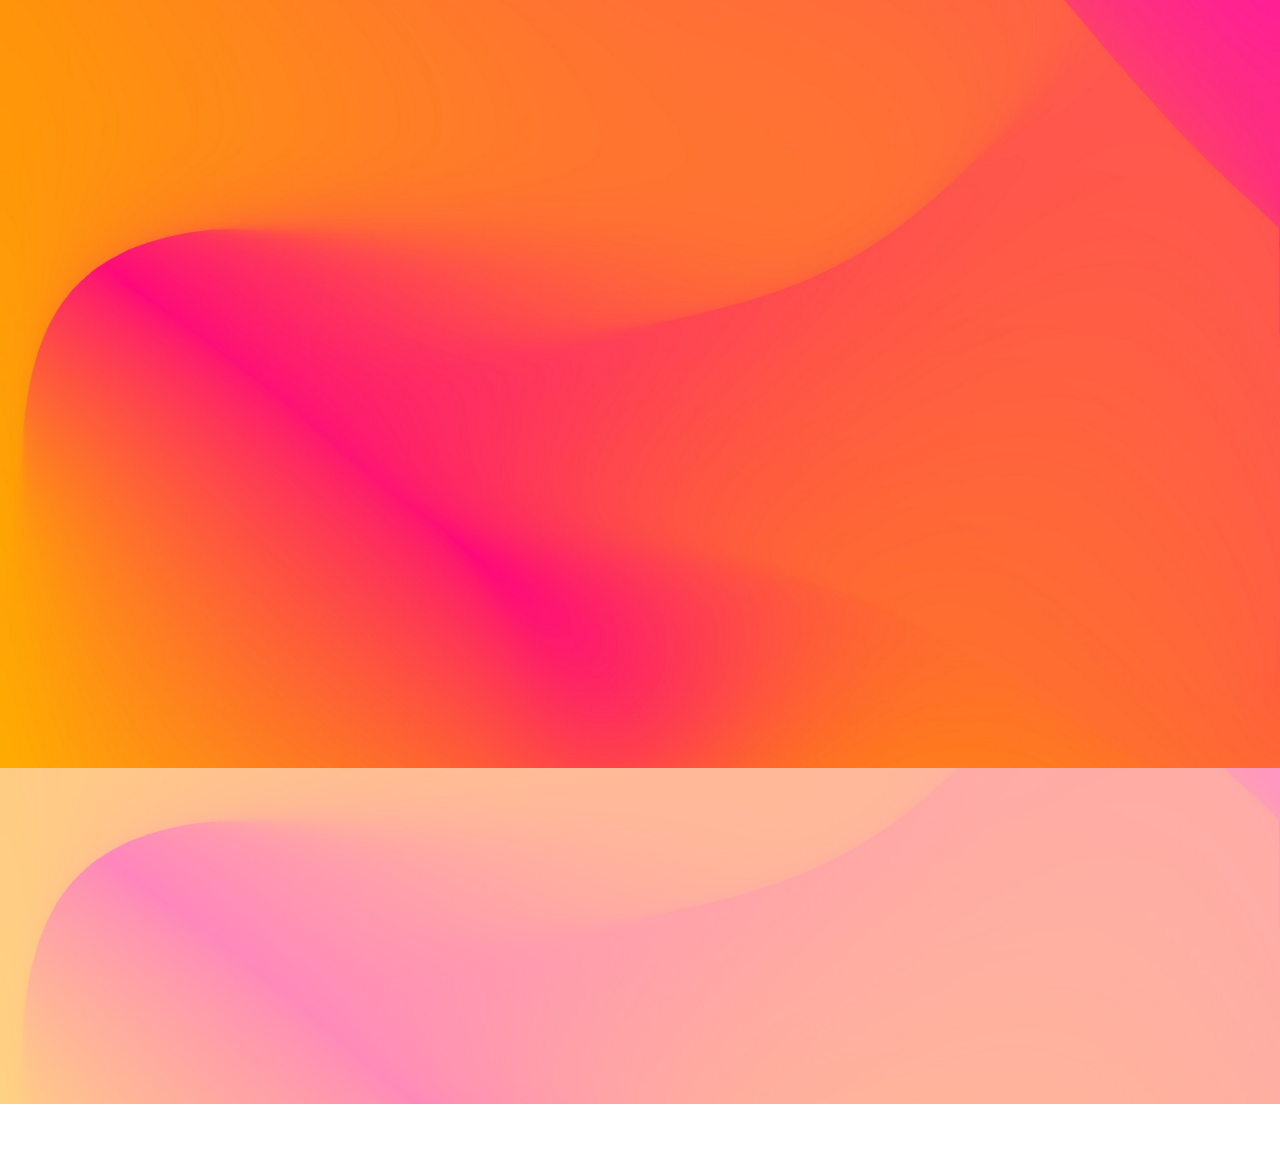
<file: page1.html>
<!DOCTYPE html>
<html  >
<head>
  <!-- Site made with Mobirise Website Builder v5.9.18, https://mobirise.com -->
  <meta charset="UTF-8">
  <meta http-equiv="X-UA-Compatible" content="IE=edge">
  <meta name="generator" content="Mobirise v5.9.18, mobirise.com">
  <meta name="viewport" content="width=device-width, initial-scale=1, minimum-scale=1">
  <link rel="shortcut icon" href="assets/images/logo5.png" type="image/x-icon">
  <meta name="description" content="">
  
  
  <title>Page 1</title>
  <link rel="stylesheet" href="assets/web/assets/mobirise-icons2/mobirise2.css">
  <link rel="stylesheet" href="assets/bootstrap/css/bootstrap.min.css">
  <link rel="stylesheet" href="assets/bootstrap/css/bootstrap-grid.min.css">
  <link rel="stylesheet" href="assets/bootstrap/css/bootstrap-reboot.min.css">
  <link rel="stylesheet" href="assets/animatecss/animate.css">
  <link rel="stylesheet" href="assets/dropdown/css/style.css">
  <link rel="stylesheet" href="assets/theme/css/style.css">
  <link rel="preload" href="https://fonts.googleapis.com/css?family=Inter+Tight:100,200,300,400,500,600,700,800,900,100i,200i,300i,400i,500i,600i,700i,800i,900i&display=swap" as="style" onload="this.onload=null;this.rel='stylesheet'">
  <noscript><link rel="stylesheet" href="https://fonts.googleapis.com/css?family=Inter+Tight:100,200,300,400,500,600,700,800,900,100i,200i,300i,400i,500i,600i,700i,800i,900i&display=swap"></noscript>
  <link rel="preload" as="style" href="assets/mobirise/css/mbr-additional.css?v=X9M0oV"><link rel="stylesheet" href="assets/mobirise/css/mbr-additional.css?v=X9M0oV" type="text/css">

  
  
  
</head>
<body>
  
  <section data-bs-version="5.1" class="menu menu1 cid-ubCi9VGC7W" once="menu" id="menu01-1k">
	

	<nav class="navbar navbar-dropdown navbar-fixed-top navbar-expand-lg">
		<div class="container">
			<div class="navbar-brand">
				<span class="navbar-logo">
					<a href="https://mobiri.se">
						<img src="assets/images/logo.png" alt="Mobirise Website Builder" style="height: 3rem;">
					</a>
				</span>
				<span class="navbar-caption-wrap"><a class="navbar-caption text-black display-4" href="https://mobiri.se">新興科技 Emerging Technology&nbsp;<br></a></span>
			</div>
			<button class="navbar-toggler" type="button" data-toggle="collapse" data-bs-toggle="collapse" data-target="#navbarSupportedContent" data-bs-target="#navbarSupportedContent" aria-controls="navbarNavAltMarkup" aria-expanded="false" aria-label="Toggle navigation">
				<div class="hamburger">
					<span></span>
					<span></span>
					<span></span>
					<span></span>
				</div>
			</button>
			<div class="collapse navbar-collapse" id="navbarSupportedContent">
				<ul class="navbar-nav nav-dropdown nav-right" data-app-modern-menu="true"><li class="nav-item">
						<a class="nav-link link text-black text-primary display-4" href="page1.html#header18-1l">首頁</a>
					</li>
					<li class="nav-item">
						<a class="nav-link link text-black text-primary display-4" href="page1.html#news08-1o" aria-expanded="false">科技簡介&nbsp;<br></a>
					</li>
					<li class="nav-item">
						<a class="nav-link link text-black text-primary display-4" href="page1.html#features017-1q">BLOG網誌</a>
					</li><li class="nav-item"><a class="nav-link link text-black text-primary display-4" href="page1.html#article02-1r">資源分享</a></li><li class="nav-item"><a class="nav-link link text-black text-primary display-4" href="page1.html#social02-1s">關於作者</a></li></ul>
				
				
			</div>
		</div>
	</nav>
</section>

<section data-bs-version="5.1" class="header18 cid-ubCidSwDgj" data-bg-video="https://www.youtube.com/watch?v=2Gg6Seob5Mg" id="header18-1l">
  

  <div class="mbr-overlay" style="opacity: 0.5; background-color: rgb(0, 0, 0);"></div>
  <div class="container-fluid">
    <div class="row">
      <div class="content-wrap col-12 col-md-12">
        <h1 class="mbr-section-title mbr-fonts-style mbr-white mb-4 display-1">
          <strong><br>新興科技</strong>
        </h1>
        
        <p class="mbr-fonts-style mbr-text mbr-white mb-4 display-7">在這個快速發展的科技時代，新興科技正在不斷地改變我們的生活方式和工作方式。從人工智慧到虛擬現實，從物聯網到區塊鏈，新興科技正在為我們帶來更多的可能性和創新。&nbsp;<br></p>
        
      </div>
    </div>
  </div>
</section>

<section data-bs-version="5.1" class="article11 cid-ubCjZYJUyL" id="article11-1n">
    

    
    
    <div class="container">
        <div class="row justify-content-center">
            <div class="title col-md-12 col-lg-10">
                <h3 class="mbr-section-title mbr-fonts-style align-center mt-0 mb-0 display-2"></h3>
                <h4 class="mbr-section-subtitle align-center mbr-fonts-style mt-4 display-7">在這個網站上，我們將為您介紹這些新興科技的最新發展和應用，並且為您提供相關的文章和資源，讓您更深入地了解這些技術的本質和價值。無論您是科技愛好者、創業家還是普通用戶，這個網站都將為您提供有價值的信息和洞見。&nbsp;<div><br></div><div>
&nbsp;</div></h4>
                
            </div>
        </div>
    </div>
</section>

<section data-bs-version="5.1" class="news08 cid-ubCkB4u6u0" id="news08-1o">
  
  
  <div class="container">
    <div class="row justify-content-center mb-5">
      <div class="col-12 content-head">
        <div class="mbr-section-head">
          <h4 class="mbr-section-title mbr-fonts-style align-center mb-0 display-2"></h4>
          
        </div>
      </div>
    </div>
    <div class="row">
      <div class="item features-image col-12 col-md-6 col-lg-4 active">
        <div class="item-wrapper">
          <div class="item-img mb-3">
            <img src="assets/images/oip-306x234.jpg" alt="Mobirise Website Builder" title="">
          </div>
          <div class="item-content align-left">
            <h5 class="item-title mbr-fonts-style mt-0 mb-3 display-7">人工智慧 (AI)</h5>
            <h6 class="item-subtitle mbr-fonts-style mb-3 display-5">
              <strong>人工智慧是當前最熱門的新興科技之一。AI的應用已經廣泛到各個領域，例如醫療保健、金融、製造業、農業等。AI的優勢在於可以從龐大的數據中提取有價值的信息，並根據這些信息做出更準確的決策。</strong>
            </h6>
            
            
          </div>
        </div>
      </div>
      <div class="item features-image col-12 col-md-6 col-lg-4">
        <div class="item-wrapper">
          <div class="item-img mb-3">
            <img src="assets/images/oip-1-404x234.jpg" alt="Mobirise Website Builder" title="" data-slide-to="1" data-bs-slide-to="1">
          </div>
          <div class="item-content align-left">
            <h5 class="item-title mbr-fonts-style mb-3 mt-0 display-7">虛擬現實 (VR)</h5>
            <h6 class="item-subtitle mbr-fonts-style mb-3 display-5">
              <strong>虛擬現實是一種可以創造出逼真的虛擬世界的技術。VR已經被廣泛應用在遊戲、教育、訓練等領域。通過虛擬現實技術，人們可以身臨其境地體驗各種場景，並且可以提高人們的學習和訓練效率。</strong>
            </h6>
            
            
          </div>
        </div>
      </div>
      <div class="item features-image col-12 col-md-6 col-lg-4">
        <div class="item-wrapper">
          <div class="item-img mb-3">
            <img src="assets/images/oip-2-300x234.jpg" alt="Mobirise Website Builder" title="" data-slide-to="2" data-bs-slide-to="2">
          </div>
          <div class="item-content align-left">
            <h5 class="item-title mbr-fonts-style mb-3 mt-0 display-7">
              5G技術
            </h5>
            <h6 class="item-subtitle mbr-fonts-style mt-0 mb-3 display-5">
              <strong>5G技術是一種新的無線通信技術，可以實現更快的數據傳輸速度和更低的延遲時間。5G技術的應用可以改變人們的生活和工作方式，例如實現智能城市、自動駕駛等。</strong>
            </h6>
            
            
          </div>
        </div>
      </div>

    </div>
  </div>
</section>

<section data-bs-version="5.1" class="features017 mbr-embla cid-ubCmbqrsWt" id="features017-1q">
	
	
	<div class="position-relative">
		<div class="container-fluid">
			<div class="row justify-content-center">
				<div class="col-12 content-head">
					<div class="mbr-section-head mb-5">
						<h4 class="mbr-section-title mbr-fonts-style align-center mb-0 display-2"><strong>新闻</strong></h4>
						<h5 class="mbr-section-subtitle mbr-fonts-style align-center mb-0 mt-4 display-7"></h5>
					</div>
				</div>
			</div>
		</div>

		<div class="embla" data-skip-snaps="true" data-align="center" data-contain-scroll="trimSnaps" data-auto-play-interval="5" data-draggable="true">
			<div class="embla__viewport container-fluid">
				<div class="embla__container">
					
					<div class="embla__slide slider-image item active" style="margin-left: 1rem; margin-right: 1rem;">
						<div class="slide-content">
							<div class="item-img">
								<div class="item-wrapper">
									<img src="assets/images/1-407x272.jpg" alt="Mobirise Website Builder" title="" data-slide-to="0" data-bs-slide-to="0">
								</div>
							</div>
							<div class="item-content">
								<h5 class="item-title mbr-fonts-style display-5">
									<strong>提供創新照護模式，鴻海打造專科護理師智慧派遣平台</strong>
								</h5>
								
								<p class="mbr-text mbr-fonts-style mt-3 display-7"></p>
							</div>

							<div class="mbr-section-btn item-footer mt-2"><a href="" class="btn item-btn btn-primary display-7" target="_blank">Start Now</a></div>
						</div>
					</div><div class="embla__slide slider-image item" style="margin-left: 1rem; margin-right: 1rem;">
						<div class="slide-content">
							<div class="item-img">
								<div class="item-wrapper">
									<img src="assets/images/2-341x208.jpg" alt="Mobirise Website Builder" title="" data-slide-to="1" data-bs-slide-to="1">
								</div>
							</div>
							<div class="item-content">
								<h5 class="item-title mbr-fonts-style display-5"><strong>R 新幹線設私人獨立包廂座   設乘客專用 Wi-Fi、獨立調節燈光冷氣</strong></h5>
								
								<p class="mbr-text mbr-fonts-style mt-3 display-7"></p>
							</div>
							<div class="mbr-section-btn item-footer mt-2">
								<a href="" class="btn item-btn btn-primary display-7" target="_blank">Start Now</a>
							</div>
						</div>
					</div>
					<div class="embla__slide slider-image item" style="margin-left: 1rem; margin-right: 1rem;">
						<div class="slide-content">
							<div class="item-img">
								<div class="item-wrapper">
									<img src="assets/images/3-600x384.png" alt="Mobirise Website Builder" title="" data-slide-to="3" data-bs-slide-to="3">
								</div>
							</div>
							<div class="item-content">
								<h5 class="item-title mbr-fonts-style display-5"><strong>Boston Dynamics 純電版 Atlas 機械人  或助 Hyundai 提升造車技術</strong></h5>
								
								<p class="mbr-text mbr-fonts-style mt-3 display-7"></p>
							</div>
							<div class="mbr-section-btn item-footer mt-2">
								<a href="" class="btn item-btn btn-primary display-7" target="_blank">Start Now</a>
							</div>
						</div>
					</div>
					<div class="embla__slide slider-image item" style="margin-left: 1rem; margin-right: 1rem;">
						<div class="slide-content">
							<div class="item-img">
								<div class="item-wrapper">
									<img src="assets/images/4-334x233.jpg" alt="Mobirise Website Builder" title="" data-slide-to="4" data-bs-slide-to="4">
								</div>
							</div>
							<div class="item-content">
								<h5 class="item-title mbr-fonts-style display-5">
									<strong>在烏俄戰爭提供網路、隱藏交通資訊，看Google等各科技巨頭們如何伸出援手</strong>
								</h5>
								
								<p class="mbr-text mbr-fonts-style mt-3 display-7"></p>
							</div>
							<div class="mbr-section-btn item-footer mt-2">
								<a href="" class="btn item-btn btn-primary display-7" target="_blank">Start Now</a>
							</div>
						</div>
					</div>
					
					
					
					
				</div>
			</div>
			<button class="embla__button embla__button--prev">
				<span class="mobi-mbri mobi-mbri-arrow-prev mbr-iconfont" aria-hidden="true"></span>
				<span class="sr-only visually-hidden visually-hidden visually-hidden">Previous</span>
			</button>
			<button class="embla__button embla__button--next">
				<span class="mobi-mbri mobi-mbri-arrow-next mbr-iconfont" aria-hidden="true"></span>
				<span class="sr-only visually-hidden visually-hidden visually-hidden">Next</span>
			</button>
		</div>
	</div>
</section>

<section data-bs-version="5.1" class="start article2 cid-ubCmSsArHx" id="article02-1r">
	

	
	

	<div class="container">
		<div class="row justify-content-center">
			<div class="col-12 col-md-12 col-lg-6 image-wrapper">
				<img class="w-100" src="assets/images/gallery03.jpg" alt="Mobirise Website Builder">
			</div>
			<div class="col-12 col-md-12 col-lg">
				<div class="text-wrapper align-left">
					<h1 class="mbr-section-title mbr-fonts-style mb-4 display-2"></h1>
					<p class="mbr-text align-left mbr-fonts-style mb-4 display-7">
					我是一名來自澳門鄭觀應公立學校的中學生，對資訊科技充滿熱情和熱愛。我喜歡探索新興科技和學習相關知識，並且喜歡將這些知識應用到實際生活中，歡迎來到我的網站。<br><br><br>杨成聪<br>
<br>Student from EOZGY SC3B<br>
					</p>
					
				</div>
			</div>
		</div>
	</div>
</section>

<section data-bs-version="5.1" class="social02 cid-ubCnyMDQOP" id="social02-1s">
	

	
	<div class="mbr-overlay" style="opacity: 0.5; background-color: rgb(255, 255, 255);"></div>
	<div class="container">
		<div class="row justify-content-center">
			<div class="col-12 content-head">
				<div class="mb-5">
					<h5 class="mbr-section-title mbr-fonts-style align-center mb-0 display-2"></h5>
					
				</div>
			</div>
		</div>
		<div class="row">
			<div class="item features-without-image col-12 col-md-6 col-lg-4 active">
				<div class="item-wrapper">
					<span class="mbr-iconfont m-auto mobi-mbri-letter mobi-mbri"></span>
					<div class="card-box">
						<h4 class="card-title mbr-fonts-style mb-1 display-7">
							<strong>歡迎電郵聯絡我</strong>
						</h4>
						<h5 class="card-text mbr-fonts-style display-7">chengcongyang3@gmail.com</h5>
					</div>
				</div>
			</div><div class="item features-without-image col-12 col-md-6 col-lg-4">
				<div class="item-wrapper">
					<span class="mbr-iconfont m-auto mobi-mbri-tablet-vertical mobi-mbri"></span>
					<div class="card-box">
						<h4 class="card-title mbr-fonts-style mb-1 display-7"><strong>电话</strong></h4>
						<h5 class="card-text mbr-fonts-style display-7">&nbsp;+853 63548476</h5>
					</div>
				</div>
			</div>
			
			
			
			
			
		</div>
	</div>
</section><section class="display-7" style="padding: 0;align-items: center;justify-content: center;flex-wrap: wrap;    align-content: center;display: flex;position: relative;height: 4rem;"><a href="https://mobiri.se/2943127" style="flex: 1 1;height: 4rem;position: absolute;width: 100%;z-index: 1;"><img alt="" style="height: 4rem;" src="[data-uri]"></a><p style="margin: 0;text-align: center;" class="display-7">&#8204;</p><a style="z-index:1" href="https://mobirise.com/builder/ai-website-builder.html">AI Website Builder</a></section><script src="assets/bootstrap/js/bootstrap.bundle.min.js"></script>  <script src="assets/smoothscroll/smooth-scroll.js"></script>  <script src="assets/ytplayer/index.js"></script>  <script src="assets/dropdown/js/navbar-dropdown.js"></script>  <script src="assets/vimeoplayer/player.js"></script>  <script src="assets/embla/embla.min.js"></script>  <script src="assets/embla/script.js"></script>  <script src="assets/theme/js/script.js"></script>  
  
  
  <input name="animation" type="hidden">
  </body>
</html>
</file>
<file: assets/web/assets/mobirise-icons2/mobirise2.css>
@font-face {
  font-family: 'Moririse2';
  font-display: swap;
  src:  url('mobirise2.eot?f2bix4');
  src:  url('mobirise2.eot?f2bix4#iefix') format('embedded-opentype'),
    url('mobirise2.ttf?f2bix4') format('truetype'),
    url('mobirise2.woff?f2bix4') format('woff'),
    url('mobirise2.svg?f2bix4#mobirise2') format('svg');
  font-weight: normal;
  font-style: normal;
}

[class^="mobi-"], [class*=" mobi-"] {
  /* use !important to prevent issues with browser extensions that change fonts */
  font-family: 'Moririse2' !important;
  speak: none;
  font-style: normal;
  font-weight: normal;
  font-variant: normal;
  text-transform: none;
  line-height: 1;

  /* Better Font Rendering =========== */
  -webkit-font-smoothing: antialiased;
  -moz-osx-font-smoothing: grayscale;
}

.mobi-mbri-add-submenu:before {
  content: "\e900";
}
.mobi-mbri-alert:before {
  content: "\e901";
}
.mobi-mbri-align-center:before {
  content: "\e902";
}
.mobi-mbri-align-justify:before {
  content: "\e903";
}
.mobi-mbri-align-left:before {
  content: "\e904";
}
.mobi-mbri-align-right:before {
  content: "\e905";
}
.mobi-mbri-android:before {
  content: "\e906";
}
.mobi-mbri-apple:before {
  content: "\e907";
}
.mobi-mbri-arrow-down:before {
  content: "\e908";
}
.mobi-mbri-arrow-next:before {
  content: "\e909";
}
.mobi-mbri-arrow-prev:before {
  content: "\e90a";
}
.mobi-mbri-arrow-up:before {
  content: "\e90b";
}
.mobi-mbri-bold:before {
  content: "\e90c";
}
.mobi-mbri-bookmark:before {
  content: "\e90d";
}
.mobi-mbri-bootstrap:before {
  content: "\e90e";
}
.mobi-mbri-briefcase:before {
  content: "\e90f";
}
.mobi-mbri-browse:before {
  content: "\e910";
}
.mobi-mbri-bulleted-list:before {
  content: "\e911";
}
.mobi-mbri-calendar:before {
  content: "\e912";
}
.mobi-mbri-camera:before {
  content: "\e913";
}
.mobi-mbri-cart-add:before {
  content: "\e914";
}
.mobi-mbri-cart-full:before {
  content: "\e915";
}
.mobi-mbri-cash:before {
  content: "\e916";
}
.mobi-mbri-change-style:before {
  content: "\e917";
}
.mobi-mbri-chat:before {
  content: "\e918";
}
.mobi-mbri-clock:before {
  content: "\e919";
}
.mobi-mbri-close:before {
  content: "\e91a";
}
.mobi-mbri-cloud:before {
  content: "\e91b";
}
.mobi-mbri-code:before {
  content: "\e91c";
}
.mobi-mbri-contact-form:before {
  content: "\e91d";
}
.mobi-mbri-credit-card:before {
  content: "\e91e";
}
.mobi-mbri-cursor-click:before {
  content: "\e91f";
}
.mobi-mbri-cust-feedback:before {
  content: "\e920";
}
.mobi-mbri-database:before {
  content: "\e921";
}
.mobi-mbri-delivery:before {
  content: "\e922";
}
.mobi-mbri-desktop:before {
  content: "\e923";
}
.mobi-mbri-devices:before {
  content: "\e924";
}
.mobi-mbri-down:before {
  content: "\e925";
}
.mobi-mbri-download-2:before {
  content: "\e926";
}
.mobi-mbri-download:before {
  content: "\e927";
}
.mobi-mbri-drag-n-drop-2:before {
  content: "\e928";
}
.mobi-mbri-drag-n-drop:before {
  content: "\e929";
}
.mobi-mbri-edit-2:before {
  content: "\e92a";
}
.mobi-mbri-edit:before {
  content: "\e92b";
}
.mobi-mbri-error:before {
  content: "\e92c";
}
.mobi-mbri-extension:before {
  content: "\e92d";
}
.mobi-mbri-features:before {
  content: "\e92e";
}
.mobi-mbri-file:before {
  content: "\e92f";
}
.mobi-mbri-flag:before {
  content: "\e930";
}
.mobi-mbri-folder:before {
  content: "\e931";
}
.mobi-mbri-gift:before {
  content: "\e932";
}
.mobi-mbri-github:before {
  content: "\e933";
}
.mobi-mbri-globe-2:before {
  content: "\e934";
}
.mobi-mbri-globe:before {
  content: "\e935";
}
.mobi-mbri-growing-chart:before {
  content: "\e936";
}
.mobi-mbri-hearth:before {
  content: "\e937";
}
.mobi-mbri-help:before {
  content: "\e938";
}
.mobi-mbri-home:before {
  content: "\e939";
}
.mobi-mbri-hot-cup:before {
  content: "\e93a";
}
.mobi-mbri-idea:before {
  content: "\e93b";
}
.mobi-mbri-image-gallery:before {
  content: "\e93c";
}
.mobi-mbri-image-slider:before {
  content: "\e93d";
}
.mobi-mbri-info:before {
  content: "\e93e";
}
.mobi-mbri-italic:before {
  content: "\e93f";
}
.mobi-mbri-key:before {
  content: "\e940";
}
.mobi-mbri-laptop:before {
  content: "\e941";
}
.mobi-mbri-layers:before {
  content: "\e942";
}
.mobi-mbri-left-right:before {
  content: "\e943";
}
.mobi-mbri-left:before {
  content: "\e944";
}
.mobi-mbri-letter:before {
  content: "\e945";
}
.mobi-mbri-like:before {
  content: "\e946";
}
.mobi-mbri-link:before {
  content: "\e947";
}
.mobi-mbri-lock:before {
  content: "\e948";
}
.mobi-mbri-login:before {
  content: "\e949";
}
.mobi-mbri-logout:before {
  content: "\e94a";
}
.mobi-mbri-magic-stick:before {
  content: "\e94b";
}
.mobi-mbri-map-pin:before {
  content: "\e94c";
}
.mobi-mbri-menu:before {
  content: "\e94d";
}
.mobi-mbri-mobile-2:before {
  content: "\e94e";
}
.mobi-mbri-mobile-horizontal:before {
  content: "\e94f";
}
.mobi-mbri-mobile:before {
  content: "\e950";
}
.mobi-mbri-mobirise:before {
  content: "\e951";
}
.mobi-mbri-more-horizontal:before {
  content: "\e952";
}
.mobi-mbri-more-vertical:before {
  content: "\e953";
}
.mobi-mbri-music:before {
  content: "\e954";
}
.mobi-mbri-new-file:before {
  content: "\e955";
}
.mobi-mbri-numbered-list:before {
  content: "\e956";
}
.mobi-mbri-opened-folder:before {
  content: "\e957";
}
.mobi-mbri-pages:before {
  content: "\e958";
}
.mobi-mbri-paper-plane:before {
  content: "\e959";
}
.mobi-mbri-paperclip:before {
  content: "\e95a";
}
.mobi-mbri-phone:before {
  content: "\e95b";
}
.mobi-mbri-photo:before {
  content: "\e95c";
}
.mobi-mbri-photos:before {
  content: "\e95d";
}
.mobi-mbri-pin:before {
  content: "\e95e";
}
.mobi-mbri-play:before {
  content: "\e95f";
}
.mobi-mbri-plus:before {
  content: "\e960";
}
.mobi-mbri-preview:before {
  content: "\e961";
}
.mobi-mbri-print:before {
  content: "\e962";
}
.mobi-mbri-protect:before {
  content: "\e963";
}
.mobi-mbri-question:before {
  content: "\e964";
}
.mobi-mbri-quote-left:before {
  content: "\e965";
}
.mobi-mbri-quote-right:before {
  content: "\e966";
}
.mobi-mbri-redo:before {
  content: "\e967";
}
.mobi-mbri-refresh:before {
  content: "\e968";
}
.mobi-mbri-responsive-2:before {
  content: "\e969";
}
.mobi-mbri-responsive:before {
  content: "\e96a";
}
.mobi-mbri-right:before {
  content: "\e96b";
}
.mobi-mbri-rocket:before {
  content: "\e96c";
}
.mobi-mbri-sad-face:before {
  content: "\e96d";
}
.mobi-mbri-sale:before {
  content: "\e96e";
}
.mobi-mbri-save:before {
  content: "\e96f";
}
.mobi-mbri-search:before {
  content: "\e970";
}
.mobi-mbri-setting-2:before {
  content: "\e971";
}
.mobi-mbri-setting-3:before {
  content: "\e972";
}
.mobi-mbri-setting:before {
  content: "\e973";
}
.mobi-mbri-share:before {
  content: "\e974";
}
.mobi-mbri-shopping-bag:before {
  content: "\e975";
}
.mobi-mbri-shopping-basket:before {
  content: "\e976";
}
.mobi-mbri-shopping-cart:before {
  content: "\e977";
}
.mobi-mbri-sites:before {
  content: "\e978";
}
.mobi-mbri-smile-face:before {
  content: "\e979";
}
.mobi-mbri-speed:before {
  content: "\e97a";
}
.mobi-mbri-star:before {
  content: "\e97b";
}
.mobi-mbri-success:before {
  content: "\e97c";
}
.mobi-mbri-sun:before {
  content: "\e97d";
}
.mobi-mbri-sun2:before {
  content: "\e97e";
}
.mobi-mbri-tablet-vertical:before {
  content: "\e97f";
}
.mobi-mbri-tablet:before {
  content: "\e980";
}
.mobi-mbri-target:before {
  content: "\e981";
}
.mobi-mbri-timer:before {
  content: "\e982";
}
.mobi-mbri-to-ftp:before {
  content: "\e983";
}
.mobi-mbri-to-local-drive:before {
  content: "\e984";
}
.mobi-mbri-touch-swipe:before {
  content: "\e985";
}
.mobi-mbri-touch:before {
  content: "\e986";
}
.mobi-mbri-trash:before {
  content: "\e987";
}
.mobi-mbri-underline:before {
  content: "\e988";
}
.mobi-mbri-undo:before {
  content: "\e989";
}
.mobi-mbri-unlink:before {
  content: "\e98a";
}
.mobi-mbri-unlock:before {
  content: "\e98b";
}
.mobi-mbri-up-down:before {
  content: "\e98c";
}
.mobi-mbri-up:before {
  content: "\e98d";
}
.mobi-mbri-update:before {
  content: "\e98e";
}
.mobi-mbri-upload-2:before {
  content: "\e98f";
}
.mobi-mbri-upload:before {
  content: "\e990";
}
.mobi-mbri-user-2:before {
  content: "\e991";
}
.mobi-mbri-user:before {
  content: "\e992";
}
.mobi-mbri-users:before {
  content: "\e993";
}
.mobi-mbri-video-play:before {
  content: "\e994";
}
.mobi-mbri-video:before {
  content: "\e995";
}
.mobi-mbri-watch:before {
  content: "\e996";
}
.mobi-mbri-website-theme-2:before {
  content: "\e997";
}
.mobi-mbri-website-theme:before {
  content: "\e998";
}
.mobi-mbri-wifi:before {
  content: "\e999";
}
.mobi-mbri-windows:before {
  content: "\e99a";
}
.mobi-mbri-zoom-in:before {
  content: "\e99b";
}
.mobi-mbri-zoom-out:before {
  content: "\e99c";
}
</file>
<file: assets/theme/css/style.css>
@charset "UTF-8";
section {
  background-color: #ffffff;
}

body {
  font-style: normal;
  line-height: 1.5;
  font-weight: 400;
  color: #232323;
  position: relative;
}

button {
  background-color: transparent;
  border-color: transparent;
}

.embla__button,
.carousel-control {
  background-color: #edefea !important;
  opacity: 0.8 !important;
  color: #464845 !important;
  border-color: #edefea !important;
}

.carousel .close,
.modalWindow .close {
  background-color: #edefea !important;
  color: #464845 !important;
  border-color: #edefea !important;
  opacity: 0.8 !important;
}

.carousel .close:hover,
.modalWindow .close:hover {
  opacity: 1 !important;
}

.carousel-indicators li {
  background-color: #edefea !important;
  border: 2px solid #464845 !important;
}

.carousel-indicators li:hover,
.carousel-indicators li:active {
  opacity: 0.8 !important;
}

.embla__button:hover,
.carousel-control:hover {
  background-color: #edefea !important;
  opacity: 1 !important;
}

.modalWindow-video-container {
  height: 80%;
}

section,
.container,
.container-fluid {
  position: relative;
  word-wrap: break-word;
}

a.mbr-iconfont:hover {
  text-decoration: none;
}

.article .lead p,
.article .lead ul,
.article .lead ol,
.article .lead pre,
.article .lead blockquote {
  margin-bottom: 0;
}

a {
  font-style: normal;
  font-weight: 400;
  cursor: pointer;
}
a, a:hover {
  text-decoration: none;
}

.mbr-section-title {
  font-style: normal;
  line-height: 1.3;
}

.mbr-section-subtitle {
  line-height: 1.3;
}

.mbr-text {
  font-style: normal;
  line-height: 1.7;
}

h1,
h2,
h3,
h4,
h5,
h6,
.display-1,
.display-2,
.display-4,
.display-5,
.display-7,
span,
p,
a {
  line-height: 1;
  word-break: break-word;
  word-wrap: break-word;
  font-weight: 400;
}

b,
strong {
  font-weight: bold;
}

input:-webkit-autofill, input:-webkit-autofill:hover, input:-webkit-autofill:focus, input:-webkit-autofill:active {
  transition-delay: 9999s;
  -webkit-transition-property: background-color, color;
  transition-property: background-color, color;
}

textarea[type=hidden] {
  display: none;
}

section {
  background-position: 50% 50%;
  background-repeat: no-repeat;
  background-size: cover;
}
section .mbr-background-video,
section .mbr-background-video-preview {
  position: absolute;
  bottom: 0;
  left: 0;
  right: 0;
  top: 0;
}

.hidden {
  visibility: hidden;
}

.mbr-z-index20 {
  z-index: 20;
}

/*! Base colors */
.mbr-white {
  color: #ffffff;
}

.mbr-black {
  color: #111111;
}

.mbr-bg-white {
  background-color: #ffffff;
}

.mbr-bg-black {
  background-color: #000000;
}

/*! Text-aligns */
.align-left {
  text-align: left;
}

.align-center {
  text-align: center;
}

.align-right {
  text-align: right;
}

/*! Font-weight  */
.mbr-light {
  font-weight: 300;
}

.mbr-regular {
  font-weight: 400;
}

.mbr-semibold {
  font-weight: 500;
}

.mbr-bold {
  font-weight: 700;
}

/*! Media  */
.media-content {
  flex-basis: 100%;
}

.media-container-row {
  display: flex;
  flex-direction: row;
  flex-wrap: wrap;
  justify-content: center;
  align-content: center;
  align-items: start;
}
.media-container-row .media-size-item {
  width: 400px;
}

.media-container-column {
  display: flex;
  flex-direction: column;
  flex-wrap: wrap;
  justify-content: center;
  align-content: center;
  align-items: stretch;
}
.media-container-column > * {
  width: 100%;
}

@media (min-width: 992px) {
  .media-container-row {
    flex-wrap: nowrap;
  }
}
figure {
  margin-bottom: 0;
  overflow: hidden;
}

figure[mbr-media-size] {
  transition: width 0.1s;
}

img,
iframe {
  display: block;
  width: 100%;
}

.card {
  background-color: transparent;
  border: none;
}

.card-box {
  width: 100%;
}

.card-img {
  text-align: center;
  flex-shrink: 0;
  -webkit-flex-shrink: 0;
}

.media {
  max-width: 100%;
  margin: 0 auto;
}

.mbr-figure {
  align-self: center;
}

.media-container > div {
  max-width: 100%;
}

.mbr-figure img,
.card-img img {
  width: 100%;
}

@media (max-width: 991px) {
  .media-size-item {
    width: auto !important;
  }
  .media {
    width: auto;
  }
  .mbr-figure {
    width: 100% !important;
  }
}
/*! Buttons */
.mbr-section-btn {
  margin-left: -0.6rem;
  margin-right: -0.6rem;
  font-size: 0;
}

.btn {
  font-weight: 600;
  border-width: 1px;
  font-style: normal;
  margin: 0.6rem 0.6rem;
  white-space: normal;
  transition: all 0.2s ease-in-out;
  display: inline-flex;
  align-items: center;
  justify-content: center;
  word-break: break-word;
}

.btn-sm {
  font-weight: 600;
  letter-spacing: 0px;
  transition: all 0.3s ease-in-out;
}

.btn-md {
  font-weight: 600;
  letter-spacing: 0px;
  transition: all 0.3s ease-in-out;
}

.btn-lg {
  font-weight: 600;
  letter-spacing: 0px;
  transition: all 0.3s ease-in-out;
}

.btn-form {
  margin: 0;
}
.btn-form:hover {
  cursor: pointer;
}

nav .mbr-section-btn {
  margin-left: 0rem;
  margin-right: 0rem;
}

/*! Btn icon margin */
.btn .mbr-iconfont,
.btn.btn-sm .mbr-iconfont {
  order: 1;
  cursor: pointer;
  margin-left: 0.5rem;
  vertical-align: sub;
}

.btn.btn-md .mbr-iconfont,
.btn.btn-md .mbr-iconfont {
  margin-left: 0.8rem;
}

.mbr-regular {
  font-weight: 400;
}

.mbr-semibold {
  font-weight: 500;
}

.mbr-bold {
  font-weight: 700;
}

[type=submit] {
  -webkit-appearance: none;
}

/*! Full-screen */
.mbr-fullscreen .mbr-overlay {
  min-height: 100vh;
}

.mbr-fullscreen {
  display: flex;
  display: -moz-flex;
  display: -ms-flex;
  display: -o-flex;
  align-items: center;
  min-height: 100vh;
  padding-top: 3rem;
  padding-bottom: 3rem;
}

/*! Map */
.map {
  height: 25rem;
  position: relative;
}
.map iframe {
  width: 100%;
  height: 100%;
}

/*! Scroll to top arrow */
.mbr-arrow-up {
  bottom: 25px;
  right: 90px;
  position: fixed;
  text-align: right;
  z-index: 5000;
  color: #ffffff;
  font-size: 22px;
}

.mbr-arrow-up a {
  background: rgba(0, 0, 0, 0.2);
  border-radius: 50%;
  color: #fff;
  display: inline-block;
  height: 60px;
  width: 60px;
  border: 2px solid #fff;
  outline-style: none !important;
  position: relative;
  text-decoration: none;
  transition: all 0.3s ease-in-out;
  cursor: pointer;
  text-align: center;
}
.mbr-arrow-up a:hover {
  background-color: rgba(0, 0, 0, 0.4);
}
.mbr-arrow-up a i {
  line-height: 60px;
}

.mbr-arrow-up-icon {
  display: block;
  color: #fff;
}

.mbr-arrow-up-icon::before {
  content: "›";
  display: inline-block;
  font-family: serif;
  font-size: 22px;
  line-height: 1;
  font-style: normal;
  position: relative;
  top: 6px;
  left: -4px;
  transform: rotate(-90deg);
}

/*! Arrow Down */
.mbr-arrow {
  position: absolute;
  bottom: 45px;
  left: 50%;
  width: 60px;
  height: 60px;
  cursor: pointer;
  background-color: rgba(80, 80, 80, 0.5);
  border-radius: 50%;
  transform: translateX(-50%);
}
@media (max-width: 767px) {
  .mbr-arrow {
    display: none;
  }
}
.mbr-arrow > a {
  display: inline-block;
  text-decoration: none;
  outline-style: none;
  animation: arrowdown 1.7s ease-in-out infinite;
  color: #ffffff;
}
.mbr-arrow > a > i {
  position: absolute;
  top: -2px;
  left: 15px;
  font-size: 2rem;
}

#scrollToTop a i::before {
  content: "";
  position: absolute;
  display: block;
  border-bottom: 2.5px solid #fff;
  border-left: 2.5px solid #fff;
  width: 27.8%;
  height: 27.8%;
  left: 50%;
  top: 51%;
  transform: translateY(-30%) translateX(-50%) rotate(135deg);
}

@keyframes arrowdown {
  0% {
    transform: translateY(0px);
  }
  50% {
    transform: translateY(-5px);
  }
  100% {
    transform: translateY(0px);
  }
}
@media (max-width: 500px) {
  .mbr-arrow-up {
    left: 0;
    right: 0;
    text-align: center;
  }
}
/*Gradients animation*/
@keyframes gradient-animation {
  from {
    background-position: 0% 100%;
    animation-timing-function: ease-in-out;
  }
  to {
    background-position: 100% 0%;
    animation-timing-function: ease-in-out;
  }
}
.bg-gradient {
  background-size: 200% 200%;
  animation: gradient-animation 5s infinite alternate;
  -webkit-animation: gradient-animation 5s infinite alternate;
}

.menu .navbar-brand {
  display: -webkit-flex;
}
.menu .navbar-brand span {
  display: flex;
  display: -webkit-flex;
}
.menu .navbar-brand .navbar-caption-wrap {
  display: -webkit-flex;
}
.menu .navbar-brand .navbar-logo img {
  display: -webkit-flex;
  width: auto;
}
@media (min-width: 768px) and (max-width: 991px) {
  .menu .navbar-toggleable-sm .navbar-nav {
    display: -ms-flexbox;
  }
}
@media (max-width: 991px) {
  .menu .navbar-collapse {
    max-height: 93.5vh;
  }
  .menu .navbar-collapse.show {
    overflow: auto;
  }
}
@media (min-width: 992px) {
  .menu .navbar-nav.nav-dropdown {
    display: -webkit-flex;
  }
  .menu .navbar-toggleable-sm .navbar-collapse {
    display: -webkit-flex !important;
  }
  .menu .collapsed .navbar-collapse {
    max-height: 93.5vh;
  }
  .menu .collapsed .navbar-collapse.show {
    overflow: auto;
  }
}
@media (max-width: 767px) {
  .menu .navbar-collapse {
    max-height: 80vh;
  }
}

.nav-link .mbr-iconfont {
  margin-right: 0.5rem;
}

.navbar {
  display: -webkit-flex;
  -webkit-flex-wrap: wrap;
  -webkit-align-items: center;
  -webkit-justify-content: space-between;
}

.navbar-collapse {
  -webkit-flex-basis: 100%;
  -webkit-flex-grow: 1;
  -webkit-align-items: center;
}

.nav-dropdown .link {
  padding: 0.667em 1.667em !important;
  margin: 0 !important;
}

.nav {
  display: -webkit-flex;
  -webkit-flex-wrap: wrap;
}

.row {
  display: -webkit-flex;
  -webkit-flex-wrap: wrap;
}

.justify-content-center {
  -webkit-justify-content: center;
}

.form-inline {
  display: -webkit-flex;
}

.card-wrapper {
  -webkit-flex: 1;
}

.carousel-control {
  z-index: 10;
  display: -webkit-flex;
}

.carousel-controls {
  display: -webkit-flex;
}

.media {
  display: -webkit-flex;
}

.form-group:focus {
  outline: none;
}

.jq-selectbox__select {
  padding: 7px 0;
  position: relative;
}

.jq-selectbox__dropdown {
  overflow: hidden;
  border-radius: 10px;
  position: absolute;
  top: 100%;
  left: 0 !important;
  width: 100% !important;
}

.jq-selectbox__trigger-arrow {
  right: 0;
  transform: translateY(-50%);
}

.jq-selectbox li {
  padding: 1.07em 0.5em;
}

input[type=range] {
  padding-left: 0 !important;
  padding-right: 0 !important;
}

.modal-dialog,
.modal-content {
  height: 100%;
}

.modal-dialog .carousel-inner {
  height: calc(100vh - 1.75rem);
}
@media (max-width: 575px) {
  .modal-dialog .carousel-inner {
    height: calc(100vh - 1rem);
  }
}

.carousel-item {
  text-align: center;
}

.carousel-item img {
  margin: auto;
}

.navbar-toggler {
  align-self: flex-start;
  padding: 0.25rem 0.75rem;
  font-size: 1.25rem;
  line-height: 1;
  background: transparent;
  border: 1px solid transparent;
  border-radius: 0.25rem;
}

.navbar-toggler:focus,
.navbar-toggler:hover {
  text-decoration: none;
  box-shadow: none;
}

.navbar-toggler-icon {
  display: inline-block;
  width: 1.5em;
  height: 1.5em;
  vertical-align: middle;
  content: "";
  background: no-repeat center center;
  background-size: 100% 100%;
}

.navbar-toggler-left {
  position: absolute;
  left: 1rem;
}

.navbar-toggler-right {
  position: absolute;
  right: 1rem;
}

.card-img {
  width: auto;
}

.menu .navbar.collapsed:not(.beta-menu) {
  flex-direction: column;
}

.carousel-item.active,
.carousel-item-next,
.carousel-item-prev {
  display: flex;
}

.note-air-layout .dropup .dropdown-menu,
.note-air-layout .navbar-fixed-bottom .dropdown .dropdown-menu {
  bottom: initial !important;
}

html,
body {
  height: auto;
  min-height: 100vh;
}

.dropup .dropdown-toggle::after {
  display: none;
}

.form-asterisk {
  font-family: initial;
  position: absolute;
  top: -2px;
  font-weight: normal;
}

.form-control-label {
  position: relative;
  cursor: pointer;
  margin-bottom: 0.357em;
  padding: 0;
}

.alert {
  color: #ffffff;
  border-radius: 0;
  border: 0;
  font-size: 1.1rem;
  line-height: 1.5;
  margin-bottom: 1.875rem;
  padding: 1.25rem;
  position: relative;
  text-align: center;
}
.alert.alert-form::after {
  background-color: inherit;
  bottom: -7px;
  content: "";
  display: block;
  height: 14px;
  left: 50%;
  margin-left: -7px;
  position: absolute;
  transform: rotate(45deg);
  width: 14px;
}

.form-control {
  background-color: #ffffff;
  background-clip: border-box;
  color: #232323;
  line-height: 1rem !important;
  height: auto;
  padding: 1.2rem 2rem;
  transition: border-color 0.25s ease 0s;
  border: 1px solid transparent !important;
  border-radius: 4px;
  box-shadow: rgba(0, 0, 0, 0.07) 0px 1px 1px 0px, rgba(0, 0, 0, 0.07) 0px 1px 3px 0px, rgba(0, 0, 0, 0.03) 0px 0px 0px 1px;
}
.form-active .form-control:invalid {
  border-color: red;
}

.row > * {
  padding-right: 1rem;
  padding-left: 1rem;
}

form .row {
  margin-left: -0.6rem;
  margin-right: -0.6rem;
}
form .row [class*=col] {
  padding-left: 0.6rem;
  padding-right: 0.6rem;
}

form .mbr-section-btn {
  padding-left: 0.6rem;
  padding-right: 0.6rem;
}

form .form-check-input {
  margin-top: 0.5;
}

textarea.form-control {
  line-height: 1.5rem !important;
}

.form-group {
  margin-bottom: 1.2rem;
}

.form-control,
form .btn {
  min-height: 48px;
}

.gdpr-block label span.textGDPR input[name=gdpr] {
  top: 7px;
}

.form-control:focus {
  box-shadow: none;
}

:focus {
  outline: none;
}

.mbr-overlay {
  background-color: #000;
  bottom: 0;
  left: 0;
  opacity: 0.5;
  position: absolute;
  right: 0;
  top: 0;
  z-index: 0;
  pointer-events: none;
}

blockquote {
  font-style: italic;
  padding: 3rem;
  font-size: 1.09rem;
  position: relative;
  border-left: 3px solid;
}

ul,
ol,
pre,
blockquote {
  margin-bottom: 2.3125rem;
}

.mt-4 {
  margin-top: 2rem !important;
}

.mb-4 {
  margin-bottom: 2rem !important;
}

.container,
.container-fluid {
  padding-left: 16px;
  padding-right: 16px;
}

.row {
  margin-left: -16px;
  margin-right: -16px;
}
.row > [class*=col] {
  padding-left: 16px;
  padding-right: 16px;
}

@media (min-width: 992px) {
  .container-fluid {
    padding-left: 32px;
    padding-right: 32px;
  }
}
@media (max-width: 991px) {
  .mbr-container {
    padding-left: 16px;
    padding-right: 16px;
  }
}
.app-video-wrapper > img {
  opacity: 1;
}

.app-video-wrapper {
  background: transparent;
}

.item {
  position: relative;
}

.dropdown-menu .dropdown-menu {
  left: 100%;
}

.dropdown-item + .dropdown-menu {
  display: none;
}

.dropdown-item:hover + .dropdown-menu,
.dropdown-menu:hover {
  display: block;
}

@media (min-aspect-ratio: 16/9) {
  .mbr-video-foreground {
    height: 300% !important;
    top: -100% !important;
  }
}
@media (max-aspect-ratio: 16/9) {
  .mbr-video-foreground {
    width: 300% !important;
    left: -100% !important;
  }
}.engine {
	position: absolute;
	text-indent: -2400px;
	text-align: center;
	padding: 0;
	top: 0;
	left: -2400px;
}
</file>
<file: assets/gallery/style.css>
/*-------

   Gallery

-------*/
.mbr-gallery .mbr-gallery-item {
  position: relative;
  display: inline-block;
  width: 25%;
  cursor: pointer; }

@media (max-width: 768px) {
  .mbr-gallery .mbr-gallery-item {
    width: 50%; } }
@media (max-width: 400px) {
  .mbr-gallery .mbr-gallery-item {
    width: 100%; } }
.mbr-gallery .icon-focus,
.mbr-gallery .icon-video {
  position: absolute;
  top: calc(50% - 32px);
  left: calc(50% - 24px);
  font-family: 'Moririse2' !important;
  font-size: 3rem !important;
  color: #fff;
  opacity: 0;
  transition: .2s opacity ease-in-out;
  z-index: 5; }

.mbr-gallery .icon-focus::before {
  content: '\e970'; }

.mbr-gallery .icon-video::before {
  content: '\e95f'; }

.mbr-gallery .mbr-gallery-item > div:hover .icon-focus,
.mbr-gallery .mbr-gallery-item > div:hover .icon-video {
  opacity: 1; }

.mbr-gallery .mbr-gallery-item img {
  width: 100%;
  opacity: 1;
  -webkit-transition: .2s opacity ease-in-out;
  transition: .2s opacity ease-in-out; }

.mbr-gallery .mbr-gallery-item > div:hover img {
  opacity: 1; }

.mbr-gallery .mbr-gallery-item > div {
  background: #fff;
  display: block;
  outline: none;
  position: relative; }

.mbr-gallery .mbr-gallery-item .icon {
  -webkit-transform: translateX(-50%) translateY(-50%);
  -webkit-transition: .2s opacity ease-in-out;
  color: #000;
  font-size: 30px;
  height: 69px;
  left: 50%;
  opacity: 0;
  position: absolute;
  top: 50%;
  transform: translateX(-50%) translateY(-50%);
  transition: .2s opacity ease-in-out;
  width: 69px; }

.mbr-gallery .mbr-gallery-item .icon::after,
.mbr-gallery .mbr-gallery-item .icon::before {
  content: '';
  display: block;
  position: absolute;
  height: 69px;
  width: 1px;
  margin-left: 34.5px;
  background-color: #fff; }

.mbr-gallery .mbr-gallery-item .icon::after {
  width: 69px;
  height: 1px;
  margin-left: 0;
  margin-top: 34.5px; }

.mbr-gallery .mbr-gallery-item > div:hover .icon {
  opacity: 1; }

.mbr-gallery .mbr-gallery-item > div:hover::before {
  opacity: .9; }

.mbr-gallery .mbr-gallery-item > div:hover .mbr-gallery-title {
  background: transparent !important; }

/* remove spacing */
.mbr-gallery .mbr-gallery-row.no-gutter {
  margin: 0; }

.mbr-gallery .mbr-gallery-row.no-gutter .mbr-gallery-item {
  padding: 0; }

/* container */
.mbr-gallery .container.mbr-gallery-layout-default {
  padding: 93px 0; }

/* fix horizontal scrollbar */
.mbr-gallery .mbr-gallery-layout-article,
.mbr-gallery .mbr-gallery-layout-default {
  overflow: hidden; }

/* lightbox */
.mbr-gallery .modal {
  position: fixed;
  overflow: hidden;
  padding-right: 0 !important; }

.mbr-gallery .modal-content {
  border-radius: 0;
  border: none;
  background: transparent; }

.mbr-gallery .modal-body {
  padding: 0; }

.mbr-gallery .modal-body img {
  width: 100%; }

.mbr-gallery .modal .close {
  position: fixed;
  background: #1b1b1b;
  opacity: .5;
  font-size: 35px;
  font-weight: 300;
  width: 70px;
  height: 70px;
  border-radius: 50%;
  color: #fff;
  top: 2.5rem;
  right: 2.5rem;
  line-height: 70px;
  border: none;
  text-align: center;
  text-shadow: none;
  z-index: 5;
  -webkit-transition: opacity .3s ease;
  -moz-transition: opacity .3s ease;
  -o-transition: opacity .3s ease;
  transition: opacity .3s ease;
  font-family: 'Moririse2'; }
  .mbr-gallery .modal .close::before {
    content: '\e91a'; }

.mbr-gallery .modal .close:hover {
  opacity: 1;
  background: #000;
  color: #fff; }

.mbr-gallery .modal-dialog {
  max-width: 100% !important; }

.mbr-gallery .modal.in .modal-dialog {
  margin: 0 auto; }

/* modal back color opacity */
.modal-backdrop.in {
  opacity: .8;
  filter: alpha(opacity=80); }

@media (max-width: 768px) {
  .mbr-gallery .carousel-control,
  .mbr-gallery .carousel-indicators,
  .mbr-gallery .modal .close {
    position: fixed; } }
/* fix fade in effect */
.mbr-gallery .modal.fade .modal-dialog {
  -webkit-transition: margin-top .3s ease-out;
  -moz-transition: margin-top .3s ease-out;
  -o-transition: margin-top .3s ease-out;
  transition: margin-top .3s ease-out; }

.mbr-gallery .modal.fade .modal-dialog,
.mbr-gallery .modal.in .modal-dialog {
  -webkit-transform: none;
  -ms-transform: none;
  -o-transform: none;
  transform: none; }

/*-------

   Slider

-------*/
.mbr-slider .carousel-inner > .active,
.mbr-slider .carousel-inner > .next,
.mbr-slider .carousel-inner > .prev {
  display: table; }

.mbr-slider .carousel-control {
  position: absolute;
  width: 70px;
  height: 70px;
  top: 50%;
  margin-top: -35px;
  line-height: 70px;
  border-radius: 50%;
  font-size: 35px;
  border: 0;
  opacity: .5;
  text-shadow: none;
  z-index: 5;
  color: #fff;
  -webkit-transition: all .2s ease-in-out 0s;
  -o-transition: all .2s ease-in-out 0s;
  transition: all .2s ease-in-out 0s; }

.mbr-gallery .mbr-slider .carousel-control {
  position: fixed; }

@media (max-width: 991px) {
  .mbr-gallery .mbr-slider .carousel-control {
    bottom: 2.5rem;
    margin-top: 0;
    top: auto;
    z-index: 17; } }
.mbr-gallery .mbr-slider .carousel-inner > .active {
  display: block; }

.mbr-slider .carousel-control.left {
  left: 0;
  margin-left: 2.5rem; }

.mbr-slider .carousel-control.right {
  right: 0;
  margin-right: 2.5rem; }

.mbr-slider .carousel-control .icon-next,
.mbr-slider .carousel-control .icon-prev {
  margin-top: -18px;
  font-size: 40px;
  line-height: 27px; }

.mbr-slider .carousel-control:hover {
  background: #1b1b1b;
  color: #fff;
  opacity: 1; }

.mbr-slider .carousel-indicators {
  position: absolute;
  bottom: 0;
  margin-bottom: 1.5rem !important; }

@media (max-width: 543px) {
  .mbr-slider .carousel-indicators {
    display: none; } }
.carousel-indicators .active,
.carousel-indicators li {
  width: 15px;
  height: 15px;
  margin: 3px;
  background: #1b1b1b;
  opacity: .5; }

.carousel-indicators .active {
  background: #fff; }

.carousel-indicators li {
  max-width: 15px;
  max-height: 15px;
  border-radius: 50%; }

.container .carousel-indicators {
  margin-bottom: 3px; }

.mbr-gallery .mbr-slider .carousel-indicators {
  position: fixed;
  margin-bottom: 2.5rem !important; }

@media (max-width: 991px) {
  .mbr-gallery .mbr-slider .carousel-indicators {
    margin-bottom: 3.625rem !important;
    padding-left: 2.5rem;
    padding-right: 2.5rem; } }
.mbr-slider .carousel-indicators .active,
.mbr-slider .carousel-indicators li {
  width: 7px;
  height: 7px;
  margin: 3px;
  background: #1b1b1b;
  border: 4px solid #1b1b1b;
  opacity: .5; }

.mbr-slider .carousel-indicators .active {
  background: #fff; }

@media (max-width: 767px) {
  .mbr-slider .carousel-control {
    top: auto;
    bottom: 20px; }

  .mbr-slider > .container .carousel-control {
    margin-bottom: 0; } }
/* boxed slider */
.mbr-slider > .boxed-slider {
  position: relative;
  padding: 93px 0; }

.mbr-slider > .boxed-slider > div {
  position: relative; }

.mbr-slider > .container img {
  width: 100%; }

.mbr-slider > .container img + .row {
  position: absolute;
  top: 50%;
  left: 0;
  right: 0;
  -webkit-transform: translateY(-50%);
  -moz-transform: translateY(-50%);
  transform: translateY(-50%);
  z-index: 2; }

.mbr-slider .mbr-section {
  padding: 0;
  background-attachment: scroll; }

.mbr-slider .mbr-table-cell {
  padding: 0; }

.mbr-slider > .container .carousel-indicators {
  margin-bottom: 3px; }

/* article slider */
.mbr-slider > .article-slider .mbr-section,
.mbr-slider > .article-slider .mbr-section .mbr-table-cell {
  padding-top: 0;
  padding-bottom: 0; }

.modal-backdrop.show {
  opacity: .7; }

.video-container .mbr-background-video iframe {
  width: 100%;
  height: 100%; }

.mbr-gallery-item__hided {
  position: absolute !important;
  left: 0 !important;
  width: 0 !important;
  height: 0;
  padding: 0 !important; }

.mbr-gallery-item__hided img {
  display: none !important; }

.mbr-gallery-item__hided span {
  display: none !important; }

.mbr-gallery-filter {
  padding-top: 30px;
  padding-bottom: 30px;
  text-align: center; }
  .mbr-gallery-filter li {
    display: inline-block;
    padding: 5px 0;
    transition: all .3s ease-out; }
    .mbr-gallery-filter li .btn {
      cursor: pointer; }
  .mbr-gallery-filter.gallery-filter__bg li {
    color: #fff; }
  .mbr-gallery-filter.gallery-filter__bg .active {
    color: #000;
    background-color: #fff; }
  .mbr-gallery-filter ul {
    display: inline-block;
    width: 100%;
    padding-left: 0;
    margin-bottom: 0;
    list-style: none; }

.mbr-gallery-item > div {
  position: relative; }

.mbr-gallery-item--p1 {
  padding: 0.5rem; }

.mbr-gallery-item--p2 {
  padding: 1rem; }

.mbr-gallery-item--p3 {
  padding: 1.5rem; }

.mbr-gallery-item--p4 {
  padding: 2rem; }

.mbr-gallery-item--p5 {
  padding: 2.5rem; }

.mbr-gallery-item--p6 {
  padding: 3rem; }

.mbr-gallery .mbr-gallery-item--p4 {
  width: 33.333%; }

.mbr-gallery .mbr-gallery-item--p6, .mbr-gallery .mbr-gallery-item--p5 {
  width: 50%; }

@media (max-width: 992px) {
  .mbr-gallery-item--p1 {
    padding: 0.5rem; }

  .mbr-gallery-item--p2 {
    padding: 0.8rem; }

  .mbr-gallery-item--p3 {
    padding: 1rem; }

  .mbr-gallery-item--p4 {
    padding: 1.5rem; }

  .mbr-gallery-item--p5 {
    padding: 1.8rem; }

  .mbr-gallery-item--p6 {
    padding: 2rem; }

  .mbr-gallery .mbr-gallery-item--p2,
  .mbr-gallery .mbr-gallery-item--p3 {
    width: 50%; }

  .mbr-gallery .mbr-gallery-item--p6,
  .mbr-gallery .mbr-gallery-item--p5,
  .mbr-gallery .mbr-gallery-item--p4 {
    width: 100%; } }
@media (max-width: 400px) {
  .mbr-gallery .mbr-gallery-item--p3,
  .mbr-gallery .mbr-gallery-item--p2,
  .mbr-gallery .mbr-gallery-item--p1 {
    width: 100%; } }
</file>
<file: assets/mobirise/css/mbr-additional.css>
.btn {
  border-width: 2px;
}
img,
.card-wrap,
.card-wrapper,
.video-wrapper,
.mbr-figure iframe,
.google-map iframe,
.slide-content,
.plan,
.card,
.item-wrapper {
  border-radius: 2rem !important;
}
.video-wrapper {
  overflow: hidden;
}
body {
  font-family: Inter Tight;
}
.display-1 {
  font-family: 'Inter Tight', sans-serif;
  font-size: 5rem;
  line-height: 1;
}
.display-1 > .mbr-iconfont {
  font-size: 6.25rem;
}
.display-2 {
  font-family: 'Inter Tight', sans-serif;
  font-size: 4rem;
  line-height: 1;
}
.display-2 > .mbr-iconfont {
  font-size: 5rem;
}
.display-4 {
  font-family: 'Inter Tight', sans-serif;
  font-size: 1.4rem;
  line-height: 1.5;
}
.display-4 > .mbr-iconfont {
  font-size: 1.75rem;
}
.display-5 {
  font-family: 'Inter Tight', sans-serif;
  font-size: 2rem;
  line-height: 1.5;
}
.display-5 > .mbr-iconfont {
  font-size: 2.5rem;
}
.display-7 {
  font-family: 'Inter Tight', sans-serif;
  font-size: 1.4rem;
  line-height: 1.3;
}
.display-7 > .mbr-iconfont {
  font-size: 1.75rem;
}
/* ---- Fluid typography for mobile devices ---- */
/* 1.4 - font scale ratio ( bootstrap == 1.42857 ) */
/* 100vw - current viewport width */
/* (48 - 20)  48 == 48rem == 768px, 20 == 20rem == 320px(minimal supported viewport) */
/* 0.65 - min scale variable, may vary */
@media (max-width: 992px) {
  .display-1 {
    font-size: 4rem;
  }
}
@media (max-width: 768px) {
  .display-1 {
    font-size: 3.5rem;
    font-size: calc( 2.4rem + (5 - 2.4) * ((100vw - 20rem) / (48 - 20)));
    line-height: calc( 1.1 * (2.4rem + (5 - 2.4) * ((100vw - 20rem) / (48 - 20))));
  }
  .display-2 {
    font-size: 3.2rem;
    font-size: calc( 2.05rem + (4 - 2.05) * ((100vw - 20rem) / (48 - 20)));
    line-height: calc( 1.3 * (2.05rem + (4 - 2.05) * ((100vw - 20rem) / (48 - 20))));
  }
  .display-4 {
    font-size: 1.12rem;
    font-size: calc( 1.14rem + (1.4 - 1.14) * ((100vw - 20rem) / (48 - 20)));
    line-height: calc( 1.4 * (1.14rem + (1.4 - 1.14) * ((100vw - 20rem) / (48 - 20))));
  }
  .display-5 {
    font-size: 1.6rem;
    font-size: calc( 1.35rem + (2 - 1.35) * ((100vw - 20rem) / (48 - 20)));
    line-height: calc( 1.4 * (1.35rem + (2 - 1.35) * ((100vw - 20rem) / (48 - 20))));
  }
  .display-7 {
    font-size: 1.12rem;
    font-size: calc( 1.14rem + (1.4 - 1.14) * ((100vw - 20rem) / (48 - 20)));
    line-height: calc( 1.4 * (1.14rem + (1.4 - 1.14) * ((100vw - 20rem) / (48 - 20))));
  }
}
@media (min-width: 992px) and (max-width: 1400px) {
  .display-1 {
    font-size: 3.5rem;
    font-size: calc( 2.4rem + (5 - 2.4) * ((100vw - 62rem) / (87 - 62)));
    line-height: calc( 1.1 * (2.4rem + (5 - 2.4) * ((100vw - 62rem) / (87 - 62))));
  }
  .display-2 {
    font-size: 3.2rem;
    font-size: calc( 2.05rem + (4 - 2.05) * ((100vw - 62rem) / (87 - 62)));
    line-height: calc( 1.3 * (2.05rem + (4 - 2.05) * ((100vw - 62rem) / (87 - 62))));
  }
  .display-4 {
    font-size: 1.12rem;
    font-size: calc( 1.14rem + (1.4 - 1.14) * ((100vw - 62rem) / (87 - 62)));
    line-height: calc( 1.4 * (1.14rem + (1.4 - 1.14) * ((100vw - 62rem) / (87 - 62))));
  }
  .display-5 {
    font-size: 1.6rem;
    font-size: calc( 1.35rem + (2 - 1.35) * ((100vw - 62rem) / (87 - 62)));
    line-height: calc( 1.4 * (1.35rem + (2 - 1.35) * ((100vw - 62rem) / (87 - 62))));
  }
  .display-7 {
    font-size: 1.12rem;
    font-size: calc( 1.14rem + (1.4 - 1.14) * ((100vw - 62rem) / (87 - 62)));
    line-height: calc( 1.4 * (1.14rem + (1.4 - 1.14) * ((100vw - 62rem) / (87 - 62))));
  }
}
/* Buttons */
.btn {
  padding: 1.25rem 2rem;
  border-radius: 4px;
}
@media (max-width: 767px) {
  .btn {
    padding: 0.75rem 1.5rem;
  }
}
.btn-sm {
  padding: 0.6rem 1.2rem;
  border-radius: 4px;
}
.btn-md {
  padding: 0.6rem 1.2rem;
  border-radius: 4px;
}
.btn-lg {
  padding: 1.25rem 2rem;
  border-radius: 4px;
}
.bg-primary {
  background-color: #2b7a69 !important;
}
.bg-success {
  background-color: #3a341c !important;
}
.bg-info {
  background-color: #320707 !important;
}
.bg-warning {
  background-color: #a0e2e1 !important;
}
.bg-danger {
  background-color: #ffffff !important;
}
.btn-primary,
.btn-primary:active {
  background-color: #2b7a69 !important;
  border-color: #2b7a69 !important;
  color: #ffffff !important;
  box-shadow: none;
}
.btn-primary:hover,
.btn-primary:focus,
.btn-primary.focus,
.btn-primary.active {
  color: inherit;
  background-color: #38a089 !important;
  border-color: #38a089 !important;
  box-shadow: none;
}
.btn-primary.disabled,
.btn-primary:disabled {
  color: #ffffff !important;
  background-color: #38a089 !important;
  border-color: #38a089 !important;
}
.btn-secondary,
.btn-secondary:active {
  background-color: #ffd7ef !important;
  border-color: #ffd7ef !important;
  color: #d70081 !important;
  box-shadow: none;
}
.btn-secondary:hover,
.btn-secondary:focus,
.btn-secondary.focus,
.btn-secondary.active {
  color: inherit;
  background-color: #ffffff !important;
  border-color: #ffffff !important;
  box-shadow: none;
}
.btn-secondary.disabled,
.btn-secondary:disabled {
  color: #d70081 !important;
  background-color: #ffffff !important;
  border-color: #ffffff !important;
}
.btn-info,
.btn-info:active {
  background-color: #320707 !important;
  border-color: #320707 !important;
  color: #ffffff !important;
  box-shadow: none;
}
.btn-info:hover,
.btn-info:focus,
.btn-info.focus,
.btn-info.active {
  color: inherit;
  background-color: #5f0d0d !important;
  border-color: #5f0d0d !important;
  box-shadow: none;
}
.btn-info.disabled,
.btn-info:disabled {
  color: #ffffff !important;
  background-color: #5f0d0d !important;
  border-color: #5f0d0d !important;
}
.btn-success,
.btn-success:active {
  background-color: #3a341c !important;
  border-color: #3a341c !important;
  color: #ffffff !important;
  box-shadow: none;
}
.btn-success:hover,
.btn-success:focus,
.btn-success.focus,
.btn-success.active {
  color: inherit;
  background-color: #5c532d !important;
  border-color: #5c532d !important;
  box-shadow: none;
}
.btn-success.disabled,
.btn-success:disabled {
  color: #ffffff !important;
  background-color: #5c532d !important;
  border-color: #5c532d !important;
}
.btn-warning,
.btn-warning:active {
  background-color: #a0e2e1 !important;
  border-color: #a0e2e1 !important;
  color: #1f6463 !important;
  box-shadow: none;
}
.btn-warning:hover,
.btn-warning:focus,
.btn-warning.focus,
.btn-warning.active {
  color: inherit;
  background-color: #c7eeed !important;
  border-color: #c7eeed !important;
  box-shadow: none;
}
.btn-warning.disabled,
.btn-warning:disabled {
  color: #1f6463 !important;
  background-color: #c7eeed !important;
  border-color: #c7eeed !important;
}
.btn-danger,
.btn-danger:active {
  background-color: #ffffff !important;
  border-color: #ffffff !important;
  color: #808080 !important;
  box-shadow: none;
}
.btn-danger:hover,
.btn-danger:focus,
.btn-danger.focus,
.btn-danger.active {
  color: inherit;
  background-color: #ffffff !important;
  border-color: #ffffff !important;
  box-shadow: none;
}
.btn-danger.disabled,
.btn-danger:disabled {
  color: #808080 !important;
  background-color: #ffffff !important;
  border-color: #ffffff !important;
}
.btn-white,
.btn-white:active {
  background-color: #eff0ec !important;
  border-color: #eff0ec !important;
  color: #757b62 !important;
  box-shadow: none;
}
.btn-white:hover,
.btn-white:focus,
.btn-white.focus,
.btn-white.active {
  color: inherit;
  background-color: #ffffff !important;
  border-color: #ffffff !important;
  box-shadow: none;
}
.btn-white.disabled,
.btn-white:disabled {
  color: #757b62 !important;
  background-color: #ffffff !important;
  border-color: #ffffff !important;
}
.btn-black,
.btn-black:active {
  background-color: #232323 !important;
  border-color: #232323 !important;
  color: #ffffff !important;
  box-shadow: none;
}
.btn-black:hover,
.btn-black:focus,
.btn-black.focus,
.btn-black.active {
  color: inherit;
  background-color: #3d3d3d !important;
  border-color: #3d3d3d !important;
  box-shadow: none;
}
.btn-black.disabled,
.btn-black:disabled {
  color: #ffffff !important;
  background-color: #3d3d3d !important;
  border-color: #3d3d3d !important;
}
.btn-primary-outline,
.btn-primary-outline:active {
  background-color: transparent !important;
  border-color: #2b7a69;
  color: #2b7a69;
}
.btn-primary-outline:hover,
.btn-primary-outline:focus,
.btn-primary-outline.focus,
.btn-primary-outline.active {
  color: #143a32 !important;
  background-color: transparent !important;
  border-color: #143a32 !important;
  box-shadow: none !important;
}
.btn-primary-outline.disabled,
.btn-primary-outline:disabled {
  color: #ffffff !important;
  background-color: #2b7a69 !important;
  border-color: #2b7a69 !important;
}
.btn-secondary-outline,
.btn-secondary-outline:active {
  background-color: transparent !important;
  border-color: #ffd7ef;
  color: #ffd7ef;
}
.btn-secondary-outline:hover,
.btn-secondary-outline:focus,
.btn-secondary-outline.focus,
.btn-secondary-outline.active {
  color: #ff80cc !important;
  background-color: transparent !important;
  border-color: #ff80cc !important;
  box-shadow: none !important;
}
.btn-secondary-outline.disabled,
.btn-secondary-outline:disabled {
  color: #d70081 !important;
  background-color: #ffd7ef !important;
  border-color: #ffd7ef !important;
}
.btn-info-outline,
.btn-info-outline:active {
  background-color: transparent !important;
  border-color: #320707;
  color: #320707;
}
.btn-info-outline:hover,
.btn-info-outline:focus,
.btn-info-outline.focus,
.btn-info-outline.active {
  color: #000000 !important;
  background-color: transparent !important;
  border-color: #000000 !important;
  box-shadow: none !important;
}
.btn-info-outline.disabled,
.btn-info-outline:disabled {
  color: #ffffff !important;
  background-color: #320707 !important;
  border-color: #320707 !important;
}
.btn-success-outline,
.btn-success-outline:active {
  background-color: transparent !important;
  border-color: #3a341c;
  color: #3a341c;
}
.btn-success-outline:hover,
.btn-success-outline:focus,
.btn-success-outline.focus,
.btn-success-outline.active {
  color: #000000 !important;
  background-color: transparent !important;
  border-color: #000000 !important;
  box-shadow: none !important;
}
.btn-success-outline.disabled,
.btn-success-outline:disabled {
  color: #ffffff !important;
  background-color: #3a341c !important;
  border-color: #3a341c !important;
}
.btn-warning-outline,
.btn-warning-outline:active {
  background-color: transparent !important;
  border-color: #a0e2e1;
  color: #a0e2e1;
}
.btn-warning-outline:hover,
.btn-warning-outline:focus,
.btn-warning-outline.focus,
.btn-warning-outline.active {
  color: #5ececc !important;
  background-color: transparent !important;
  border-color: #5ececc !important;
  box-shadow: none !important;
}
.btn-warning-outline.disabled,
.btn-warning-outline:disabled {
  color: #1f6463 !important;
  background-color: #a0e2e1 !important;
  border-color: #a0e2e1 !important;
}
.btn-danger-outline,
.btn-danger-outline:active {
  background-color: transparent !important;
  border-color: #ffffff;
  color: #ffffff;
}
.btn-danger-outline:hover,
.btn-danger-outline:focus,
.btn-danger-outline.focus,
.btn-danger-outline.active {
  color: #d4d4d4 !important;
  background-color: transparent !important;
  border-color: #d4d4d4 !important;
  box-shadow: none !important;
}
.btn-danger-outline.disabled,
.btn-danger-outline:disabled {
  color: #808080 !important;
  background-color: #ffffff !important;
  border-color: #ffffff !important;
}
.btn-black-outline,
.btn-black-outline:active {
  background-color: transparent !important;
  border-color: #232323;
  color: #232323;
}
.btn-black-outline:hover,
.btn-black-outline:focus,
.btn-black-outline.focus,
.btn-black-outline.active {
  color: #000000 !important;
  background-color: transparent !important;
  border-color: #000000 !important;
  box-shadow: none !important;
}
.btn-black-outline.disabled,
.btn-black-outline:disabled {
  color: #ffffff !important;
  background-color: #232323 !important;
  border-color: #232323 !important;
}
.btn-white-outline,
.btn-white-outline:active {
  background-color: transparent !important;
  border-color: #fafafa;
  color: #fafafa;
}
.btn-white-outline:hover,
.btn-white-outline:focus,
.btn-white-outline.focus,
.btn-white-outline.active {
  color: #cfcfcf !important;
  background-color: transparent !important;
  border-color: #cfcfcf !important;
  box-shadow: none !important;
}
.btn-white-outline.disabled,
.btn-white-outline:disabled {
  color: #7a7a7a !important;
  background-color: #fafafa !important;
  border-color: #fafafa !important;
}
.text-primary {
  color: #2b7a69 !important;
}
.text-secondary {
  color: #ffd7ef !important;
}
.text-success {
  color: #3a341c !important;
}
.text-info {
  color: #320707 !important;
}
.text-warning {
  color: #a0e2e1 !important;
}
.text-danger {
  color: #ffffff !important;
}
.text-white {
  color: #fafafa !important;
}
.text-black {
  color: #232323 !important;
}
a.text-primary:hover,
a.text-primary:focus,
a.text-primary.active {
  color: #102f28 !important;
}
a.text-secondary:hover,
a.text-secondary:focus,
a.text-secondary.active {
  color: #ff71c6 !important;
}
a.text-success:hover,
a.text-success:focus,
a.text-success.active {
  color: #000000 !important;
}
a.text-info:hover,
a.text-info:focus,
a.text-info.active {
  color: #000000 !important;
}
a.text-warning:hover,
a.text-warning:focus,
a.text-warning.active {
  color: #52cac8 !important;
}
a.text-danger:hover,
a.text-danger:focus,
a.text-danger.active {
  color: #cccccc !important;
}
a.text-white:hover,
a.text-white:focus,
a.text-white.active {
  color: #c7c7c7 !important;
}
a.text-black:hover,
a.text-black:focus,
a.text-black.active {
  color: #000000 !important;
}
a[class*="text-"]:not(.nav-link):not(.dropdown-item):not([role]):not(.navbar-caption) {
  transition: 0.2s;
  position: relative;
  background-image: linear-gradient(currentColor 50%, currentColor 50%);
  background-size: 10000px 2px;
  background-repeat: no-repeat;
  background-position: 0 1.2em;
}
.nav-tabs .nav-link.active {
  color: #2b7a69;
}
.nav-tabs .nav-link:not(.active) {
  color: #232323;
}
.alert-success {
  background-color: #70c770;
}
.alert-info {
  background-color: #320707;
}
.alert-warning {
  background-color: #a0e2e1;
}
.alert-danger {
  background-color: #ffffff;
}
.mbr-section-btn .btn:not(.btn-form) {
  border-radius: 100px;
}
.mbr-gallery-filter li a {
  border-radius: 100px !important;
}
.mbr-gallery-filter li.active .btn {
  background-color: #2b7a69;
  border-color: #2b7a69;
  color: #ffffff;
}
.mbr-gallery-filter li.active .btn:focus {
  box-shadow: none;
}
.nav-tabs .nav-link {
  border-radius: 100px !important;
}
a,
a:hover {
  color: #2b7a69;
}
.mbr-plan-header.bg-primary .mbr-plan-subtitle,
.mbr-plan-header.bg-primary .mbr-plan-price-desc {
  color: #5ec6b0;
}
.mbr-plan-header.bg-success .mbr-plan-subtitle,
.mbr-plan-header.bg-success .mbr-plan-price-desc {
  color: #c0b27c;
}
.mbr-plan-header.bg-info .mbr-plan-subtitle,
.mbr-plan-header.bg-info .mbr-plan-price-desc {
  color: #f3abab;
}
.mbr-plan-header.bg-warning .mbr-plan-subtitle,
.mbr-plan-header.bg-warning .mbr-plan-price-desc {
  color: #ffffff;
}
.mbr-plan-header.bg-danger .mbr-plan-subtitle,
.mbr-plan-header.bg-danger .mbr-plan-price-desc {
  color: #ffffff;
}
/* Scroll to top button*/
.scrollToTop_wraper {
  display: none;
}
.form-control {
  font-family: 'Inter Tight', sans-serif;
  font-size: 1.4rem;
  line-height: 1.3;
  font-weight: 400;
  border-radius: 40px !important;
}
.form-control > .mbr-iconfont {
  font-size: 1.75rem;
}
.form-control:hover,
.form-control:focus {
  box-shadow: rgba(0, 0, 0, 0.07) 0px 1px 1px 0px, rgba(0, 0, 0, 0.07) 0px 1px 3px 0px, rgba(0, 0, 0, 0.03) 0px 0px 0px 1px;
  border-color: #2b7a69 !important;
}
.form-control:-webkit-input-placeholder {
  font-family: 'Inter Tight', sans-serif;
  font-size: 1.4rem;
  line-height: 1.3;
  font-weight: 400;
}
.form-control:-webkit-input-placeholder > .mbr-iconfont {
  font-size: 1.75rem;
}
blockquote {
  border-color: #2b7a69;
}
/* Forms */
.mbr-form .input-group-btn .btn {
  border-radius: 100px !important;
}
.mbr-form .input-group-btn .btn:hover {
  box-shadow: 0 10px 40px 0 rgba(0, 0, 0, 0.2);
}
.mbr-form .input-group-btn button[type="submit"] {
  border-radius: 100px !important;
  padding: 1rem 3rem;
}
.mbr-form .input-group-btn button[type="submit"]:hover {
  box-shadow: 0 10px 40px 0 rgba(0, 0, 0, 0.2);
}
.jq-selectbox li:hover,
.jq-selectbox li.selected {
  background-color: #2b7a69;
  color: #ffffff;
}
.jq-number__spin {
  transition: 0.25s ease;
}
.jq-number__spin:hover {
  border-color: #2b7a69;
}
.jq-selectbox .jq-selectbox__trigger-arrow,
.jq-number__spin.minus:after,
.jq-number__spin.plus:after {
  transition: 0.4s;
  border-top-color: #232323;
  border-bottom-color: #232323;
}
.jq-selectbox:hover .jq-selectbox__trigger-arrow,
.jq-number__spin.minus:hover:after,
.jq-number__spin.plus:hover:after {
  border-top-color: #2b7a69;
  border-bottom-color: #2b7a69;
}
.xdsoft_datetimepicker .xdsoft_calendar td.xdsoft_default,
.xdsoft_datetimepicker .xdsoft_calendar td.xdsoft_current,
.xdsoft_datetimepicker .xdsoft_timepicker .xdsoft_time_box > div > div.xdsoft_current {
  color: #ffffff !important;
  background-color: #2b7a69 !important;
  box-shadow: none !important;
}
.xdsoft_datetimepicker .xdsoft_calendar td:hover,
.xdsoft_datetimepicker .xdsoft_timepicker .xdsoft_time_box > div > div:hover {
  color: #000000 !important;
  background: #ffd7ef !important;
  box-shadow: none !important;
}
.lazy-bg {
  background-image: none !important;
}
.lazy-placeholder:not(section),
.lazy-none {
  display: block;
  position: relative;
  padding-bottom: 56.25%;
  width: 100%;
  height: auto;
}
iframe.lazy-placeholder,
.lazy-placeholder:after {
  content: '';
  position: absolute;
  width: 200px;
  height: 200px;
  background: transparent no-repeat center;
  background-size: contain;
  top: 50%;
  left: 50%;
  transform: translateX(-50%) translateY(-50%);
  background-image: url("data:image/svg+xml;charset=UTF-8,%3csvg width='32' height='32' viewBox='0 0 64 64' xmlns='http://www.w3.org/2000/svg' stroke='%232b7a69' %3e%3cg fill='none' fill-rule='evenodd'%3e%3cg transform='translate(16 16)' stroke-width='2'%3e%3ccircle stroke-opacity='.5' cx='16' cy='16' r='16'/%3e%3cpath d='M32 16c0-9.94-8.06-16-16-16'%3e%3canimateTransform attributeName='transform' type='rotate' from='0 16 16' to='360 16 16' dur='1s' repeatCount='indefinite'/%3e%3c/path%3e%3c/g%3e%3c/g%3e%3c/svg%3e");
}
section.lazy-placeholder:after {
  opacity: 0.5;
}
body {
  overflow-x: hidden;
}
a {
  transition: color 0.6s;
}
@media (max-width: 1400px) {
  .container {
    max-width: 100%;
  }
}
@media (max-width: 1400px) and (min-width: 768px) {
  .container {
    padding-left: 32px;
    padding-right: 32px;
  }
}
@media (max-width: 1400px) and (min-width: 768px) {
  .container-fluid {
    padding-left: 32px;
    padding-right: 32px;
  }
}
@media (max-width: 767px) {
  .container-fluid {
    padding-left: 16px;
    padding-right: 16px;
  }
}
.cid-tJS6uM4N87 {
  padding-top: 12rem;
  padding-bottom: 2rem;
  background-color: #edefeb;
}
.cid-tJS6uM4N87 .mbr-fallback-image.disabled {
  display: none;
}
.cid-tJS6uM4N87 .mbr-fallback-image {
  display: block;
  background-size: cover;
  background-position: center center;
  width: 100%;
  height: 100%;
  position: absolute;
  bottom: 0;
}
.cid-tJS6uM4N87 .topbg {
  position: absolute;
  bottom: 0;
  left: 0;
  width: 100%;
  height: 30%;
  background: #2b7a69;
}
.cid-tJS6uM4N87 .mbr-section-title {
  color: #000000;
}
.cid-tJS6uM4N87 .mbr-text,
.cid-tJS6uM4N87 .mbr-section-btn {
  color: #000000;
}
.cid-tMlEXTHLbS {
  padding-top: 4rem;
  padding-bottom: 6rem;
  background-color: #2b7a69;
}
.cid-tMlEXTHLbS img,
.cid-tMlEXTHLbS .item-img {
  width: 100%;
  height: 100%;
  height: 300px;
  object-fit: cover;
}
.cid-tMlEXTHLbS .item:focus,
.cid-tMlEXTHLbS span:focus {
  outline: none;
}
.cid-tMlEXTHLbS .item {
  margin-bottom: 2rem;
}
@media (max-width: 767px) {
  .cid-tMlEXTHLbS .item {
    margin-bottom: 1rem;
  }
}
.cid-tMlEXTHLbS .item-content {
  margin-top: 2rem;
  padding: 0 2.25rem 2.25rem;
  display: flex;
  flex-direction: column;
  height: 100%;
}
@media (max-width: 767px) {
  .cid-tMlEXTHLbS .item-content {
    padding: 0 2rem 1.5rem;
    margin-top: 1rem;
  }
}
.cid-tMlEXTHLbS .item-wrapper {
  position: relative;
  background: #ffffff;
  height: 100%;
  display: flex;
  flex-flow: column nowrap;
}
.cid-tMlEXTHLbS .item-wrapper .item-footer {
  margin-top: auto;
}
.cid-tMlEXTHLbS .mbr-section-title {
  color: #ffffff;
  text-align: center;
}
.cid-tMlEXTHLbS .item-title {
  text-align: left;
}
.cid-tMlEXTHLbS .item-subtitle {
  text-align: left;
}
.cid-tMlEXTHLbS .mbr-text,
.cid-tMlEXTHLbS .item .mbr-section-btn {
  text-align: left;
}
.cid-tMlEXTHLbS .content-head {
  max-width: 800px;
}
.cid-tMlEXTHLbS .mbr-section-subtitle,
.cid-tMlEXTHLbS .mbr-section-head .mbr-section-btn {
  color: #ffffff;
  text-align: center;
}
.cid-tMlDYtQ5fF {
  padding-top: 6rem;
  padding-bottom: 6rem;
  background-color: #edefeb;
}
.cid-tMlDYtQ5fF .mbr-fallback-image.disabled {
  display: none;
}
.cid-tMlDYtQ5fF .mbr-fallback-image {
  display: block;
  background-size: cover;
  background-position: center center;
  width: 100%;
  height: 100%;
  position: absolute;
  top: 0;
}
.cid-tMlDYtQ5fF .item {
  margin-bottom: 2rem;
}
@media (max-width: 767px) {
  .cid-tMlDYtQ5fF .item {
    margin-bottom: 1rem;
  }
}
.cid-tMlDYtQ5fF .item-wrapper {
  position: relative;
}
.cid-tMlDYtQ5fF .item-wrapper .icon-wrapper {
  pointer-events: none;
  position: absolute;
  width: 60px;
  height: 60px;
  font-size: 22px;
  left: 50%;
  top: 50%;
  display: flex;
  align-items: center;
  justify-content: center;
  border: 2px solid transparent;
  border-radius: 50%;
  opacity: 0;
  color: #464845 !important;
  transform: translateX(-50%) translateY(-50%);
  background-color: #edefea !important;
  transition: 0.2s;
}
.cid-tMlDYtQ5fF .item-wrapper:hover .icon-wrapper {
  opacity: 1;
}
.cid-tMlDYtQ5fF .carousel-control,
.cid-tMlDYtQ5fF .close {
  background: #1b1b1b;
}
.cid-tMlDYtQ5fF .carousel-control-prev {
  margin-left: 2.5rem;
}
.cid-tMlDYtQ5fF .carousel-control-prev span {
  margin-right: 5px;
}
.cid-tMlDYtQ5fF .carousel-control-next {
  margin-right: 2.5rem;
}
.cid-tMlDYtQ5fF .carousel-control-next span {
  margin-left: 5px;
}
.cid-tMlDYtQ5fF .close {
  position: fixed;
  opacity: 0.5;
  font-size: 22px;
  font-weight: 300;
  width: 60px;
  height: 60px;
  border-radius: 50%;
  color: #fff;
  top: 2.5rem;
  right: 2.5rem;
  border: 2px solid #fff;
  text-shadow: none;
  z-index: 5;
  transition: opacity 0.3s ease;
  font-family: 'Moririse2';
  align-items: center;
  justify-content: center;
  display: flex;
}
.cid-tMlDYtQ5fF .close::before {
  content: '\e91a';
}
.cid-tMlDYtQ5fF .close:hover {
  opacity: 1;
  background: #000;
  color: #fff;
}
.cid-tMlDYtQ5fF .carousel-control {
  display: flex;
  top: 50%;
  width: 60px;
  height: 60px;
  margin-top: -1.5rem;
  font-size: 22px;
  background-color: rgba(0, 0, 0, 0.5);
  border: 2px solid #fff;
  border-radius: 50%;
  transition: all 0.3s;
}
.cid-tMlDYtQ5fF .carousel-control.carousel-control-prev {
  left: 0;
  margin-left: 2.5rem;
}
.cid-tMlDYtQ5fF .carousel-control.carousel-control-next {
  right: 0;
  margin-right: 2.5rem;
}
@media (max-width: 767px) {
  .cid-tMlDYtQ5fF .carousel-control {
    top: auto;
    bottom: 1rem;
  }
}
.cid-tMlDYtQ5fF .carousel-indicators {
  position: absolute;
  bottom: 0;
  margin-bottom: 3px;
}
.cid-tMlDYtQ5fF .carousel-indicators li {
  max-width: 15px;
  height: 15px;
  width: 15px;
  max-height: 15px;
  margin: 3px;
  background-color: rgba(0, 0, 0, 0.5);
  border: 2px solid #fff;
  border-radius: 50%;
  opacity: 0.5;
  transition: all 0.3s;
}
.cid-tMlDYtQ5fF .carousel-indicators li.active,
.cid-tMlDYtQ5fF .carousel-indicators li:hover {
  opacity: 0.9;
}
.cid-tMlDYtQ5fF .carousel-indicators li::after,
.cid-tMlDYtQ5fF .carousel-indicators li::before {
  content: none;
}
.cid-tMlDYtQ5fF .carousel-indicators.ie-fix {
  left: 50%;
  display: block;
  width: 60%;
  margin-left: -30%;
  text-align: center;
}
@media (max-width: 768px) {
  .cid-tMlDYtQ5fF .carousel-indicators {
    display: none !important;
  }
}
@media (max-width: 991px) {
  .cid-tMlDYtQ5fF .carousel-indicators {
    margin-bottom: 3.625rem !important;
    padding-left: 2.5rem;
    padding-right: 2.5rem;
  }
}
@media (max-width: 767px) {
  .cid-tMlDYtQ5fF .carousel-indicators {
    display: none;
  }
}
.cid-tMlDYtQ5fF .carousel-inner {
  display: flex;
  align-items: center;
}
.cid-tMlDYtQ5fF .carousel-inner > .active {
  display: block;
}
.cid-tMlDYtQ5fF .carousel-control.left {
  left: 0;
  margin-left: 2.5rem;
}
.cid-tMlDYtQ5fF .carousel-control.right {
  right: 0;
  margin-right: 2.5rem;
}
.cid-tMlDYtQ5fF .carousel-control:hover {
  background: #1b1b1b;
  color: #fff;
  opacity: 1;
}
@media (max-width: 768px) {
  .cid-tMlDYtQ5fF .carousel-control,
  .cid-tMlDYtQ5fF .carousel-indicators,
  .cid-tMlDYtQ5fF .modal .close {
    position: fixed;
  }
}
@media (max-width: 767px) {
  .cid-tMlDYtQ5fF .mbr-slider .carousel-control {
    top: auto;
    bottom: 20px;
  }
  .cid-tMlDYtQ5fF .mbr-slider > .container .carousel-control {
    margin-bottom: 0;
  }
}
.cid-tMlDYtQ5fF .carousel-indicators .active,
.cid-tMlDYtQ5fF .carousel-indicators li {
  width: 7px;
  height: 7px;
  margin: 3px;
  background: #000000;
  opacity: 0.5;
  border: 4px solid #000000;
}
.cid-tMlDYtQ5fF .carousel-indicators .active {
  background: #fff;
}
.cid-tMlDYtQ5fF .carousel-indicators li {
  max-width: 15px;
  max-height: 15px;
  border-radius: 50%;
}
.cid-tMlDYtQ5fF .modal {
  padding-left: 0 !important;
  position: fixed;
  overflow: hidden;
  padding-right: 0 !important;
}
.cid-tMlDYtQ5fF .modal-dialog {
  margin: 0 auto;
  max-width: 100%;
  padding-left: 1rem;
  padding-right: 1rem;
}
.cid-tMlDYtQ5fF .modal-content {
  border-radius: 0;
  border: none;
  background: transparent;
}
.cid-tMlDYtQ5fF .modal-body {
  padding: 0;
  display: flex;
  align-items: center;
}
.cid-tMlDYtQ5fF .modal-body img {
  width: 100%;
  object-fit: contain;
  max-height: calc(100vh - 1.75rem);
}
.cid-tMlDYtQ5fF .carousel {
  width: 100%;
}
.cid-tMlDYtQ5fF .modal-backdrop.in {
  opacity: 0.8;
}
.cid-tMlDYtQ5fF .modal.fade .modal-dialog {
  transition: margin-top 0.3s ease-out;
}
.cid-tMlDYtQ5fF .modal.fade .modal-dialog,
.cid-tMlDYtQ5fF .modal.in .modal-dialog {
  transform: none;
}
.cid-tMlDYtQ5fF .mbr-gallery .item-wrapper {
  cursor: pointer;
}
.cid-tMlDYtQ5fF .content-head {
  max-width: 800px;
}
.cid-tMlDYtQ5fF H3 {
  text-align: center;
}
.cid-tMlDYtQ5fF H4 {
  text-align: center;
}
.cid-tLAX5BnXkJ {
  display: flex;
  padding-top: 90px;
  padding-bottom: 90px;
  background-color: #086784;
}
@media (min-width: 768px) {
  .cid-tLAX5BnXkJ {
    align-items: center;
  }
  .cid-tLAX5BnXkJ .row {
    justify-content: center;
  }
}
@media (max-width: 991px) and (min-width: 768px) {
  .cid-tLAX5BnXkJ .content-wrap {
    min-width: 50%;
  }
}
@media (max-width: 767px) {
  .cid-tLAX5BnXkJ {
    -webkit-align-items: center;
    align-items: center;
  }
  .cid-tLAX5BnXkJ .mbr-row {
    -webkit-justify-content: center;
    justify-content: center;
  }
  .cid-tLAX5BnXkJ .content-wrap {
    width: 100%;
  }
}
.cid-tLAX5BnXkJ .mbr-section-title {
  text-align: center;
}
.cid-tLAX5BnXkJ .mbr-text,
.cid-tLAX5BnXkJ .mbr-section-btn {
  text-align: center;
}
.cid-tLeaLmEeFr {
  padding-top: 6rem;
  padding-bottom: 6rem;
  background-color: #edefeb;
}
.cid-tLeaLmEeFr .mbr-fallback-image.disabled {
  display: none;
}
.cid-tLeaLmEeFr .mbr-fallback-image {
  display: block;
  background-size: cover;
  background-position: center center;
  width: 100%;
  height: 100%;
  position: absolute;
  bottom: 0;
}
.cid-tLeaLmEeFr .topbg {
  position: absolute;
  bottom: 0;
  left: 0;
  width: 100%;
  height: 30%;
  background: #edefeb;
}
.cid-tLeaLmEeFr .mbr-section-title {
  color: #000000;
  text-align: center;
}
.cid-tLeaLmEeFr .mbr-text,
.cid-tLeaLmEeFr .mbr-section-btn {
  color: #000000;
}
.cid-tLeaLmEeFr .media-content,
.cid-tLeaLmEeFr .mbr-figure {
  align-self: center;
}
.cid-tLeaLmEeFr .mbr-figure iframe {
  width: 100%;
  overflow: hidden;
}
.cid-tLeaLmEeFr .app-video-wrapper {
  background: transparent;
}
.cid-tJS9vXDdRK {
  padding-top: 6rem;
  padding-bottom: 6rem;
  background-color: #ffffff;
}
.cid-tJS9vXDdRK .mbr-fallback-image.disabled {
  display: none;
}
.cid-tJS9vXDdRK .mbr-fallback-image {
  display: block;
  background-size: cover;
  background-position: center center;
  width: 100%;
  height: 100%;
  position: absolute;
  top: 0;
}
@media (max-width: 991px) {
  .cid-tJS9vXDdRK .image-wrapper {
    margin-bottom: 1rem;
  }
}
.cid-tJS9vXDdRK .row {
  flex-direction: row-reverse;
}
.cid-tJS9vXDdRK .row {
  align-items: center;
}
@media (max-width: 991px) {
  .cid-tJS9vXDdRK .image-wrapper {
    padding: 1rem;
  }
}
@media (min-width: 992px) {
  .cid-tJS9vXDdRK .text-wrapper {
    padding: 0 2rem;
  }
}
.cid-tJS9vXDdRK .mbr-section-title {
  color: #000000;
}
.cid-tJS9vXDdRK .mbr-text,
.cid-tJS9vXDdRK .mbr-section-btn {
  color: #232323;
}
.cid-tLek7gQhG7 {
  padding-top: 6rem;
  padding-bottom: 6rem;
  background-color: #f7f7f7;
}
.cid-tLek7gQhG7 .mbr-fallback-image.disabled {
  display: none;
}
.cid-tLek7gQhG7 .mbr-fallback-image {
  display: block;
  background-size: cover;
  background-position: center center;
  width: 100%;
  height: 100%;
  position: absolute;
  top: 0;
}
.cid-tLek7gQhG7 .item-wrapper {
  display: flex;
  margin-bottom: 2rem;
}
@media (max-width: 767px) {
  .cid-tLek7gQhG7 .item-wrapper {
    margin-bottom: 1rem;
  }
}
.cid-tLek7gQhG7 .img-wrapper {
  width: 10rem;
  padding-right: 2rem;
}
.cid-tLek7gQhG7 .card-text {
  color: #232323;
}
.cid-tJS9pBcTSa {
  padding-top: 6rem;
  padding-bottom: 6rem;
  background-color: #ffffff;
}
.cid-tJS9pBcTSa .mbr-overlay {
  background-color: #ffffff;
  opacity: 0.4;
}
.cid-tJS9pBcTSa form .mbr-section-btn {
  text-align: center;
  width: 100%;
}
.cid-tJS9pBcTSa form .mbr-section-btn .btn {
  display: inline-flex;
}
@media (max-width: 991px) {
  .cid-tJS9pBcTSa form .mbr-section-btn .btn {
    width: 100%;
  }
}
.cid-tLdYHD757A {
  padding-top: 6rem;
  padding-bottom: 6rem;
  background: #f7f7f7;
}
.cid-tLdYHD757A .mbr-fallback-image.disabled {
  display: none;
}
.cid-tLdYHD757A .mbr-fallback-image {
  display: block;
  background-size: cover;
  background-position: center center;
  width: 100%;
  height: 100%;
  position: absolute;
  top: 0;
}
@media (max-width: 767px) {
  .cid-tLdYHD757A .row {
    text-align: center;
  }
  .cid-tLdYHD757A .row .map-wrapper {
    margin-top: 1rem;
  }
}
.cid-tLdYHD757A .google-map {
  height: 100%;
  position: relative;
}
.cid-tLdYHD757A .google-map iframe {
  height: 100%;
  width: 100%;
}
@media (max-width: 767px) {
  .cid-tLdYHD757A .google-map iframe {
    min-height: 350px;
  }
}
.cid-tLdYHD757A .google-map [data-state-details] {
  color: #6b6763;
  height: 1.5em;
  margin-top: -0.75em;
  padding-left: 1.25rem;
  padding-right: 1.25rem;
  position: absolute;
  text-align: center;
  top: 50%;
  width: 100%;
}
.cid-tLdYHD757A .google-map[data-state] {
  background: #e9e5dc;
}
.cid-tLdYHD757A .google-map[data-state="loading"] [data-state-details] {
  display: none;
}
.cid-tLdYHD757A .card-wrapper {
  background: #ffffff;
}
@media (max-width: 767px) {
  .cid-tLdYHD757A .card-wrapper {
    padding: 2rem 1.5rem;
  }
}
@media (min-width: 768px) {
  .cid-tLdYHD757A .card-wrapper {
    padding: 2.25rem;
  }
}
.cid-tLdYHD757A .text-wrapper {
  padding: 0 1rem;
}
@media (max-width: 767px) {
  .cid-tLdYHD757A .cardTitle,
  .cid-tLdYHD757A .item-wrap {
    text-align: center;
  }
}
.cid-tLdYHD757A ul {
  list-style-type: none;
  padding: 0;
  margin: 0;
}
.cid-ubCi9VGC7W {
  z-index: 1000;
  width: 100%;
  position: relative;
}
.cid-ubCi9VGC7W .dropdown-item:before {
  font-family: Moririse2 !important;
  content: "\e966";
  display: inline-block;
  width: 0;
  position: absolute;
  left: 1rem;
  top: 0.5rem;
  margin-right: 0.5rem;
  line-height: 1;
  font-size: inherit;
  vertical-align: middle;
  text-align: center;
  overflow: hidden;
  transform: scale(0, 1);
  transition: all 0.25s ease-in-out;
}
@media (max-width: 767px) {
  .cid-ubCi9VGC7W .navbar-toggler {
    transform: scale(0.8);
  }
}
.cid-ubCi9VGC7W .navbar-brand {
  flex-shrink: 0;
  align-items: center;
  margin-right: 0;
  padding: 10px 0;
  transition: all 0.3s;
  word-break: break-word;
  z-index: 1;
}
.cid-ubCi9VGC7W .navbar-brand img {
  max-width: 100%;
  max-height: 100%;
  border-radius: 0px !important;
}
.cid-ubCi9VGC7W .navbar-brand .navbar-caption {
  line-height: inherit !important;
}
.cid-ubCi9VGC7W .navbar-brand .navbar-logo a {
  outline: none;
}
.cid-ubCi9VGC7W .navbar-nav {
  margin: auto;
  margin-left: 0;
  margin-left: auto;
  margin-right: 0;
}
.cid-ubCi9VGC7W .navbar-nav .nav-item {
  padding: 0 !important;
  transition: .3s all !important;
}
.cid-ubCi9VGC7W .navbar-nav .nav-item .nav-link {
  padding: 16px !important;
  margin: 0 !important;
  border-radius: 1rem !important;
  transition: .3s all !important;
}
.cid-ubCi9VGC7W .navbar-nav .nav-item .nav-link:hover {
  background-color: rgba(27, 31, 10, 0.06);
}
.cid-ubCi9VGC7W .navbar-nav .open .nav-link::after {
  transform: rotate(180deg);
}
@media (min-width: 992px) {
  .cid-ubCi9VGC7W .navbar-nav .open .nav-link::before {
    content: "";
    width: 100%;
    height: 20px;
    top: 100%;
    background: transparent;
    position: absolute;
  }
}
.cid-ubCi9VGC7W .navbar-nav .dropdown-item {
  padding: 12px !important;
  border-radius: 0.5rem !important;
  margin: 0 8px !important;
  transition: .3s all !important;
}
.cid-ubCi9VGC7W .navbar-nav .dropdown-item:hover {
  background-color: rgba(27, 31, 10, 0.06);
}
@media (min-width: 992px) {
  .cid-ubCi9VGC7W .navbar-nav {
    padding-left: 1.5rem;
  }
}
.cid-ubCi9VGC7W .nav-link {
  width: fit-content;
  position: relative;
}
.cid-ubCi9VGC7W .navbar-logo {
  padding-left: 2rem;
  margin: 0 !important;
}
@media (max-width: 767px) {
  .cid-ubCi9VGC7W .navbar-logo {
    padding-left: 1rem;
  }
}
.cid-ubCi9VGC7W .navbar-caption {
  padding-left: 1rem;
  padding-right: .5rem;
}
@media (max-width: 767px) {
  .cid-ubCi9VGC7W .nav-dropdown {
    padding-bottom: 0.5rem;
  }
}
.cid-ubCi9VGC7W .nav-dropdown .link.dropdown-toggle::after {
  margin-left: 0.5rem;
  margin-top: 0.2rem;
  transition: .3s all;
}
.cid-ubCi9VGC7W .container {
  display: flex;
  height: 90px;
  padding: 0.5rem 0.6rem;
  flex-wrap: nowrap;
  background: rgba(255, 255, 255, 0.8) !important;
  left: 0;
  right: 0;
  -webkit-box-pack: justify;
  -ms-flex-pack: justify;
  justify-content: flex-end;
  -webkit-box-align: center;
  -webkit-align-items: center;
  -ms-flex-align: center;
  align-items: center;
  border-radius: 100vw;
  margin-top: 1rem;
  background-color: #ffffff;
  box-shadow: 0 30px 60px 0 rgba(27, 31, 10, 0.08);
}
@media (max-width: 992px) {
  .cid-ubCi9VGC7W .container {
    padding-right: 2rem;
  }
}
@media (max-width: 767px) {
  .cid-ubCi9VGC7W .container {
    width: 95%;
    height: 56px !important;
    padding-right: 1rem;
    margin-top: 0rem;
  }
}
.cid-ubCi9VGC7W .iconfont-wrapper {
  color: #000000 !important;
  font-size: 1.5rem;
  padding-right: 0.5rem;
}
.cid-ubCi9VGC7W .dropdown-menu {
  flex-wrap: wrap;
  flex-direction: column;
  max-width: 100%;
  padding: 12px 4px !important;
  border-radius: 1.5rem;
  transition: .3s all !important;
  min-width: auto;
  background: #ffffff;
  background: rgba(255, 255, 255, 0.8) !important;
}
.cid-ubCi9VGC7W .nav-item:focus,
.cid-ubCi9VGC7W .nav-link:focus {
  outline: none;
}
.cid-ubCi9VGC7W .dropdown .dropdown-menu .dropdown-item {
  width: auto;
  transition: all 0.25s ease-in-out;
}
.cid-ubCi9VGC7W .dropdown .dropdown-menu .dropdown-item::after {
  right: 0.5rem;
}
.cid-ubCi9VGC7W .dropdown .dropdown-menu .dropdown-item .mbr-iconfont {
  margin-right: 0.5rem;
  vertical-align: sub;
}
.cid-ubCi9VGC7W .dropdown .dropdown-menu .dropdown-item .mbr-iconfont:before {
  display: inline-block;
  transform: scale(1, 1);
  transition: all 0.25s ease-in-out;
}
.cid-ubCi9VGC7W .collapsed .dropdown-menu .dropdown-item:before {
  display: none;
}
.cid-ubCi9VGC7W .collapsed .dropdown .dropdown-menu .dropdown-item {
  padding: 0.235em 1.5em 0.235em 1.5em !important;
  transition: none;
  margin: 0 !important;
}
.cid-ubCi9VGC7W .navbar {
  min-height: 90px;
  transition: all 0.3s;
  border-bottom: 1px solid transparent;
  background: transparent !important;
  padding: 0 !important;
  border: none !important;
  box-shadow: none !important;
  border-radius: 0 !important;
}
.cid-ubCi9VGC7W .navbar.opened {
  transition: all 0.3s;
}
.cid-ubCi9VGC7W .navbar .dropdown-item {
  padding: 0.5rem 1.8rem;
}
.cid-ubCi9VGC7W .navbar .navbar-logo img {
  width: auto;
}
.cid-ubCi9VGC7W .navbar .navbar-collapse {
  z-index: 1;
  justify-content: flex-end;
}
.cid-ubCi9VGC7W .navbar.collapsed {
  justify-content: center;
}
.cid-ubCi9VGC7W .navbar.collapsed .nav-item .nav-link::before {
  display: none;
}
.cid-ubCi9VGC7W .navbar.collapsed.opened .dropdown-menu {
  top: 0;
}
@media (min-width: 992px) {
  .cid-ubCi9VGC7W .navbar.collapsed.opened:not(.navbar-short) .navbar-collapse {
    max-height: calc(98.5vh - 3rem);
  }
}
.cid-ubCi9VGC7W .navbar.collapsed .dropdown-menu .dropdown-submenu {
  left: 0 !important;
}
.cid-ubCi9VGC7W .navbar.collapsed .dropdown-menu .dropdown-item:after {
  right: auto;
}
.cid-ubCi9VGC7W .navbar.collapsed .dropdown-menu .dropdown-toggle[data-toggle="dropdown-submenu"]:after {
  margin-left: 0.5rem;
  margin-top: 0.2rem;
  border-top: 0.35em solid;
  border-right: 0.35em solid transparent;
  border-left: 0.35em solid transparent;
  border-bottom: 0;
  top: 41%;
}
.cid-ubCi9VGC7W .navbar.collapsed ul.navbar-nav li {
  margin: auto;
}
.cid-ubCi9VGC7W .navbar.collapsed .dropdown-menu .dropdown-item {
  padding: 0.25rem 1.5rem;
  text-align: center;
}
.cid-ubCi9VGC7W .navbar.collapsed .icons-menu {
  padding-left: 0;
  padding-right: 0;
  padding-top: 0.5rem;
  padding-bottom: 0.5rem;
}
@media (max-width: 767px) {
  .cid-ubCi9VGC7W .navbar {
    min-height: 72px;
  }
  .cid-ubCi9VGC7W .navbar .navbar-logo img {
    height: 2rem !important;
  }
}
@media (max-width: 991px) {
  .cid-ubCi9VGC7W .navbar .nav-item .nav-link::before {
    display: none;
  }
  .cid-ubCi9VGC7W .navbar.opened .dropdown-menu {
    top: 0;
  }
  .cid-ubCi9VGC7W .navbar .dropdown-menu .dropdown-submenu {
    left: 0 !important;
  }
  .cid-ubCi9VGC7W .navbar .dropdown-menu .dropdown-item:after {
    right: auto;
  }
  .cid-ubCi9VGC7W .navbar .dropdown-menu .dropdown-toggle[data-toggle="dropdown-submenu"]:after {
    margin-left: 0.5rem;
    margin-top: 0.2rem;
    border-top: 0.35em solid;
    border-right: 0.35em solid transparent;
    border-left: 0.35em solid transparent;
    border-bottom: 0;
    top: 40%;
  }
  .cid-ubCi9VGC7W .navbar .dropdown-menu .dropdown-item {
    padding: 0.25rem 1.5rem !important;
    text-align: center;
  }
  .cid-ubCi9VGC7W .navbar .navbar-brand {
    flex-shrink: initial;
    flex-basis: auto;
    word-break: break-word;
    padding-right: 10px;
  }
  .cid-ubCi9VGC7W .navbar .navbar-toggler {
    flex-basis: auto;
  }
  .cid-ubCi9VGC7W .navbar .icons-menu {
    padding-left: 0;
    padding-top: 0.5rem;
    padding-bottom: 0.5rem;
  }
}
.cid-ubCi9VGC7W .navbar.navbar-short .navbar-logo img {
  height: 2rem;
}
.cid-ubCi9VGC7W .dropdown-item.active,
.cid-ubCi9VGC7W .dropdown-item:active {
  background-color: transparent;
}
.cid-ubCi9VGC7W .navbar-expand-lg .navbar-nav .nav-link {
  padding: 0;
}
.cid-ubCi9VGC7W .nav-dropdown .link.dropdown-toggle {
  margin-right: 1.667em;
}
.cid-ubCi9VGC7W .nav-dropdown .link.dropdown-toggle[aria-expanded="true"] {
  margin-right: 0;
  padding: 0.667em 1.667em;
}
.cid-ubCi9VGC7W .navbar.navbar-expand-lg .dropdown .dropdown-menu {
  background: #ffffff;
}
.cid-ubCi9VGC7W .navbar.navbar-expand-lg .dropdown .dropdown-menu .dropdown-submenu {
  margin: 0;
  left: 105%;
  transform: none;
  top: -12px;
}
.cid-ubCi9VGC7W .navbar .dropdown.open > .dropdown-menu {
  display: flex;
}
.cid-ubCi9VGC7W ul.navbar-nav {
  flex-wrap: wrap;
}
.cid-ubCi9VGC7W .navbar-buttons {
  text-align: center;
  min-width: 140px;
}
@media (max-width: 992px) {
  .cid-ubCi9VGC7W .navbar-buttons {
    text-align: left;
  }
}
.cid-ubCi9VGC7W button.navbar-toggler {
  outline: none;
  width: 31px;
  height: 20px;
  cursor: pointer;
  transition: all 0.2s;
  position: relative;
  align-self: center;
}
.cid-ubCi9VGC7W button.navbar-toggler .hamburger span {
  position: absolute;
  right: 0;
  width: 30px;
  height: 2px;
  border-right: 5px;
  background-color: #000000;
}
.cid-ubCi9VGC7W button.navbar-toggler .hamburger span:nth-child(1) {
  top: 0;
  transition: all 0.2s;
}
.cid-ubCi9VGC7W button.navbar-toggler .hamburger span:nth-child(2) {
  top: 8px;
  transition: all 0.15s;
}
.cid-ubCi9VGC7W button.navbar-toggler .hamburger span:nth-child(3) {
  top: 8px;
  transition: all 0.15s;
}
.cid-ubCi9VGC7W button.navbar-toggler .hamburger span:nth-child(4) {
  top: 16px;
  transition: all 0.2s;
}
.cid-ubCi9VGC7W nav.opened .hamburger span:nth-child(1) {
  top: 8px;
  width: 0;
  opacity: 0;
  right: 50%;
  transition: all 0.2s;
}
.cid-ubCi9VGC7W nav.opened .hamburger span:nth-child(2) {
  transform: rotate(45deg);
  transition: all 0.25s;
}
.cid-ubCi9VGC7W nav.opened .hamburger span:nth-child(3) {
  transform: rotate(-45deg);
  transition: all 0.25s;
}
.cid-ubCi9VGC7W nav.opened .hamburger span:nth-child(4) {
  top: 8px;
  width: 0;
  opacity: 0;
  right: 50%;
  transition: all 0.2s;
}
.cid-ubCi9VGC7W .navbar-dropdown {
  padding: 0 1rem;
}
.cid-ubCi9VGC7W a.nav-link {
  display: flex;
  align-items: center;
  justify-content: center;
}
.cid-ubCi9VGC7W .icons-menu {
  flex-wrap: nowrap;
  display: flex;
  justify-content: center;
  padding-left: 1rem;
  padding-right: 1rem;
  padding-top: 0.3rem;
  text-align: center;
}
@media (max-width: 992px) {
  .cid-ubCi9VGC7W .icons-menu {
    justify-content: flex-start;
    margin-bottom: .5rem;
  }
}
@media screen and (-ms-high-contrast: active), (-ms-high-contrast: none) {
  .cid-ubCi9VGC7W .navbar {
    height: 70px;
  }
  .cid-ubCi9VGC7W .navbar.opened {
    height: auto;
  }
  .cid-ubCi9VGC7W .nav-item .nav-link:hover::before {
    width: 175%;
    max-width: calc(100% + 2rem);
    left: -1rem;
  }
}
.cid-ubCi9VGC7W .navbar .dropdown > .dropdown-menu {
  display: none;
  width: max-content;
  max-width: 500px !important;
  transform: translateX(-50%);
  top: calc(100% + 20px);
  left: 50%;
}
.cid-ubCi9VGC7W .navbar .dropdown > .dropdown-menu .dropdown-item {
  line-height: 1 !important;
}
.cid-ubCi9VGC7W .navbar .dropdown > .dropdown-menu .dropdown .dropdown-item {
  align-items: center;
  display: flex;
  height: max-content !important;
  min-height: max-content !important;
}
.cid-ubCi9VGC7W .navbar .dropdown > .dropdown-menu .dropdown .dropdown-item::after {
  display: inline-block;
  position: static;
  margin-left: 0.5rem;
  margin-top: 0;
  margin-right: 0;
  margin-bottom: 0;
  transition: .3s all;
  transform: rotate(-90deg);
}
.cid-ubCi9VGC7W .navbar .dropdown > .dropdown-menu .dropdown.open .dropdown-item::after {
  transform: rotate(0deg);
}
.cid-ubCi9VGC7W .mbr-section-btn {
  margin: -0.6rem -0.6rem;
}
.cid-ubCi9VGC7W .navbar-toggler {
  margin-left: 12px;
  margin-right: 8px;
  order: 1000;
}
@media (max-width: 991px) {
  .cid-ubCi9VGC7W .navbar-brand {
    margin-right: auto;
  }
  .cid-ubCi9VGC7W .navbar-collapse {
    z-index: -1 !important;
    position: absolute;
    top: 110%;
    left: 0;
    width: 100%;
    padding: 1rem;
    border-radius: 1.5rem;
    background: #ffffff;
    opacity: 1;
    border-color: rgba(255, 255, 255, 0.8) !important;
    background: rgba(255, 255, 255, 0.8) !important;
    backdrop-filter: blur(8px);
  }
  .cid-ubCi9VGC7W .navbar-nav .nav-item .nav-link::after {
    margin-left: 10px;
  }
  .cid-ubCi9VGC7W .navbar-nav .dropdown-item:hover {
    background-color: rgba(27, 31, 10, 0.06);
  }
  .cid-ubCi9VGC7W .navbar .dropdown > .dropdown-menu {
    max-width: 100% !important;
    transform: translateX(0);
    top: 10px;
    left: 0;
    padding: 8px !important;
    border-radius: 1rem;
    background-color: rgba(27, 31, 10, 0.04) !important;
  }
  .cid-ubCi9VGC7W .navbar .dropdown > .dropdown-menu .dropdown-item {
    padding: 8px !important;
    line-height: 1 !important;
    margin-bottom: 4px !important;
  }
  .cid-ubCi9VGC7W .navbar .dropdown > .dropdown-menu .dropdown .dropdown-item {
    align-items: center;
    display: flex;
    height: max-content !important;
    min-height: max-content !important;
  }
  .cid-ubCi9VGC7W .navbar .dropdown > .dropdown-menu .dropdown .dropdown-item::after {
    display: inline-block;
    position: static;
    margin-left: 0.5rem;
    margin-top: 0;
    margin-right: 0;
    margin-bottom: 0;
    transition: .3s all;
    transform: rotate(0deg);
  }
  .cid-ubCi9VGC7W .navbar .dropdown > .dropdown-menu .dropdown.open .dropdown-item::after {
    transform: rotate(180deg);
  }
  .cid-ubCi9VGC7W .navbar .dropdown > .dropdown-menu .dropdown-submenu {
    position: static;
    width: 100%;
    max-width: 100% !important;
    transform: translateX(0) !important;
    top: 0;
    left: 0;
    padding: 8px !important;
    border-radius: 1rem;
    background-color: rgba(27, 31, 10, 0.04) !important;
  }
  .cid-ubCi9VGC7W .navbar .dropdown.open > .dropdown-menu {
    display: flex !important;
    flex-direction: column;
    align-items: flex-start;
  }
}
@media (max-width: 575px) {
  .cid-ubCi9VGC7W .navbar-collapse {
    padding: 1rem;
  }
}
.cid-ubCidSwDgj {
  display: flex;
  padding-top: 20rem;
  padding-bottom: 4rem;
}
@media (min-width: 768px) {
  .cid-ubCidSwDgj {
    align-items: flex-end;
  }
  .cid-ubCidSwDgj .row {
    justify-content: flex-start;
  }
  .cid-ubCidSwDgj .content-wrap {
    padding: 1rem 3rem;
  }
}
@media (max-width: 991px) and (min-width: 768px) {
  .cid-ubCidSwDgj .content-wrap {
    min-width: 50%;
  }
}
@media (max-width: 767px) {
  .cid-ubCidSwDgj {
    -webkit-align-items: center;
    align-items: flex-end;
  }
  .cid-ubCidSwDgj .mbr-row {
    -webkit-justify-content: center;
    justify-content: center;
  }
  .cid-ubCidSwDgj .content-wrap {
    width: 100%;
  }
}
.cid-ubCidSwDgj .mbr-fallback-image.disabled {
  display: none;
}
.cid-ubCidSwDgj .mbr-fallback-image {
  display: block;
  background-size: cover;
  background-position: center center;
  width: 100%;
  height: 100%;
  position: absolute;
  top: 0;
  background-image: url("../../../assets/images/background1.jpg");
}
.cid-ubCidSwDgj .mbr-section-title,
.cid-ubCidSwDgj .mbr-section-subtitle {
  text-align: left;
  color: #ffc091;
}
.cid-ubCidSwDgj .mbr-text,
.cid-ubCidSwDgj .mbr-section-btn {
  text-align: left;
}
.cid-ubCjZYJUyL {
  padding-top: 6rem;
  padding-bottom: 6rem;
  background-color: #086784;
}
.cid-ubCjZYJUyL .mbr-fallback-image.disabled {
  display: none;
}
.cid-ubCjZYJUyL .mbr-fallback-image {
  display: block;
  background-size: cover;
  background-position: center center;
  width: 100%;
  height: 100%;
  position: absolute;
  top: 0;
}
.cid-ubCjZYJUyL .mbr-section-subtitle {
  color: #edefeb;
}
.cid-ubCkB4u6u0 {
  padding-top: 6rem;
  padding-bottom: 6rem;
  background-image: url("../../../assets/images/background1.jpg");
}
.cid-ubCkB4u6u0 .item-subtitle {
  line-height: 1.2;
  color: #000000;
}
.cid-ubCkB4u6u0 img,
.cid-ubCkB4u6u0 .item-img {
  width: 100%;
  height: 100%;
  height: 400px;
  object-fit: cover;
}
.cid-ubCkB4u6u0 .item:focus,
.cid-ubCkB4u6u0 span:focus {
  outline: none;
}
.cid-ubCkB4u6u0 .item {
  margin-bottom: 2rem;
}
@media (max-width: 767px) {
  .cid-ubCkB4u6u0 .item {
    margin-bottom: 1rem;
  }
}
.cid-ubCkB4u6u0 .item-wrapper {
  position: relative;
  border-radius: 4px;
  height: 100%;
  display: flex;
  flex-flow: column nowrap;
}
.cid-ubCkB4u6u0 .mbr-section-title {
  color: #232323;
}
.cid-ubCkB4u6u0 .mbr-text,
.cid-ubCkB4u6u0 .mbr-section-btn {
  color: #232323;
}
.cid-ubCkB4u6u0 .item-title {
  color: #232323;
}
.cid-ubCkB4u6u0 .content-head {
  max-width: 800px;
}
.cid-ubCmbqrsWt {
  padding-top: 6rem;
  padding-bottom: 6rem;
  background-image: url("../../../assets/images/background1.jpg");
}
.cid-ubCmbqrsWt img,
.cid-ubCmbqrsWt .item-img {
  width: 100%;
  height: 100%;
  height: 400px;
  object-fit: cover;
}
@media (max-width: 767px) {
  .cid-ubCmbqrsWt img,
  .cid-ubCmbqrsWt .item-img {
    max-height: 300px;
  }
}
.cid-ubCmbqrsWt .item:focus,
.cid-ubCmbqrsWt span:focus {
  outline: none;
}
.cid-ubCmbqrsWt .item-wrapper {
  position: relative;
}
.cid-ubCmbqrsWt .slide-content {
  position: relative;
  border-radius: 4px;
  background: #ffffff;
  height: 100%;
  display: flex;
  overflow: hidden;
  flex-flow: column nowrap;
}
.cid-ubCmbqrsWt .slide-content .item-content {
  padding: 2.25rem 2.25rem 0;
}
.cid-ubCmbqrsWt .slide-content .item-footer {
  padding: 0 2.25rem 2.25rem;
}
@media (min-width: 992px) and (max-width: 1200px) {
  .cid-ubCmbqrsWt .slide-content .item-content {
    padding: 2rem 1.5rem 0;
  }
  .cid-ubCmbqrsWt .slide-content .item-footer {
    padding: 0 1.5rem 1.5rem;
  }
}
@media (max-width: 767px) {
  .cid-ubCmbqrsWt .slide-content .item-content {
    padding: 1.5rem 1.5rem 0;
  }
  .cid-ubCmbqrsWt .slide-content .item-footer {
    padding: 0 1.5rem 1.5rem;
  }
}
.cid-ubCmbqrsWt .mbr-section-btn {
  margin-top: auto !important;
}
.cid-ubCmbqrsWt .mbr-section-title {
  color: #232323;
}
.cid-ubCmbqrsWt .mbr-text,
.cid-ubCmbqrsWt .mbr-section-btn {
  text-align: left;
}
.cid-ubCmbqrsWt .item-title {
  text-align: left;
}
.cid-ubCmbqrsWt .item-subtitle {
  text-align: left;
  color: #bbbbbb;
}
.cid-ubCmbqrsWt .embla__slide {
  display: flex;
  justify-content: center;
  position: relative;
  min-width: 370px;
  max-width: 370px;
}
@media (max-width: 768px) {
  .cid-ubCmbqrsWt .embla__slide {
    min-width: 85%;
    max-width: initial;
  }
}
.cid-ubCmbqrsWt .embla__button--next,
.cid-ubCmbqrsWt .embla__button--prev {
  display: flex;
}
.cid-ubCmbqrsWt .embla__button {
  top: 50%;
  width: 60px;
  height: 60px;
  margin-top: -1.5rem;
  font-size: 22px;
  background-color: rgba(0, 0, 0, 0.5);
  color: #fff;
  border: 2px solid #fff;
  border-radius: 50%;
  transition: all 0.3s;
  position: absolute;
  display: flex;
  justify-content: center;
  align-items: center;
}
@media (max-width: 768px) {
  .cid-ubCmbqrsWt .embla__button {
    display: none;
  }
}
.cid-ubCmbqrsWt .embla__button:disabled {
  cursor: default;
  display: none;
}
.cid-ubCmbqrsWt .embla__button:hover {
  background: #000;
  color: rgba(255, 255, 255, 0.5);
}
.cid-ubCmbqrsWt .embla__button.embla__button--prev {
  left: 0;
  margin-left: 2.5rem;
}
.cid-ubCmbqrsWt .embla__button.embla__button--next {
  right: 0;
  margin-right: 2.5rem;
}
@media (max-width: 767px) {
  .cid-ubCmbqrsWt .embla__button {
    top: auto;
  }
}
.cid-ubCmbqrsWt .embla {
  position: relative;
  width: 100%;
}
.cid-ubCmbqrsWt .embla__viewport {
  overflow: hidden;
  width: 100%;
}
.cid-ubCmbqrsWt .embla__viewport.is-draggable {
  cursor: grab;
}
.cid-ubCmbqrsWt .embla__viewport.is-dragging {
  cursor: grabbing;
}
.cid-ubCmbqrsWt .embla__container {
  display: flex;
  user-select: none;
  -webkit-touch-callout: none;
  -khtml-user-select: none;
  -webkit-tap-highlight-color: transparent;
}
@media (max-width: 768px) {
  .cid-ubCmbqrsWt .embla__container .embla__slide:first-child {
    margin-left: 2rem !important;
  }
  .cid-ubCmbqrsWt .embla__container .embla__slide:last-child {
    margin-right: 2rem !important;
  }
}
.cid-ubCmbqrsWt .content-head {
  max-width: 800px;
}
.cid-ubCmSsArHx {
  padding-top: 8rem;
  padding-bottom: 8rem;
  background-image: url("../../../assets/images/background1.jpg");
}
.cid-ubCmSsArHx .mbr-fallback-image.disabled {
  display: none;
}
.cid-ubCmSsArHx .mbr-fallback-image {
  display: block;
  background-size: cover;
  background-position: center center;
  width: 100%;
  height: 100%;
  position: absolute;
  top: 0;
}
@media (max-width: 991px) {
  .cid-ubCmSsArHx .image-wrapper {
    margin-bottom: 1rem;
  }
}
.cid-ubCmSsArHx .row {
  align-items: center;
}
@media (max-width: 991px) {
  .cid-ubCmSsArHx .image-wrapper {
    padding: 1rem;
  }
}
@media (min-width: 992px) {
  .cid-ubCmSsArHx .text-wrapper {
    padding: 0 2rem;
  }
}
.cid-ubCmSsArHx .mbr-section-title {
  color: #000000;
}
.cid-ubCmSsArHx .mbr-text,
.cid-ubCmSsArHx .mbr-section-btn {
  color: #000000;
}
.cid-ubCnyMDQOP {
  padding-top: 6rem;
  padding-bottom: 6rem;
  background-image: url("../../../assets/images/background1.jpg");
}
.cid-ubCnyMDQOP .mbr-fallback-image.disabled {
  display: none;
}
.cid-ubCnyMDQOP .mbr-fallback-image {
  display: block;
  background-size: cover;
  background-position: center center;
  width: 100%;
  height: 100%;
  position: absolute;
  top: 0;
}
.cid-ubCnyMDQOP .item-wrapper {
  display: flex;
  margin-bottom: 2rem;
  border-radius: 0 !important;
}
@media (max-width: 767px) {
  .cid-ubCnyMDQOP .item-wrapper {
    margin-bottom: 1rem;
  }
}
.cid-ubCnyMDQOP .mbr-iconfont {
  font-size: 3rem;
  color: #2e481a;
  padding-right: 2rem;
}
.cid-ubCnyMDQOP .content-head {
  max-width: 800px;
}
</file>
<file: assets/dropdown/css/style.css>
.navbar-dropdown {
  left: 0;
  padding: 0;
  position: absolute;
  right: 0;
  top: 0;
  transition: all 0.45s ease;
  z-index: 1030;
  background: #282828; }
  .navbar-dropdown .navbar-logo {
    margin-right: 0.8rem;
    transition: margin 0.3s ease-in-out;
    vertical-align: middle; }
    .navbar-dropdown .navbar-logo img {
      height: 3.125rem;
      transition: all 0.3s ease-in-out; }
    .navbar-dropdown .navbar-logo.mbr-iconfont {
      font-size: 3.125rem;
      line-height: 3.125rem; }
  .navbar-dropdown .navbar-caption {
    font-weight: 700;
    white-space: normal;
    vertical-align: -4px;
    line-height: 3.125rem !important; }
    .navbar-dropdown .navbar-caption, .navbar-dropdown .navbar-caption:hover {
      color: inherit;
      text-decoration: none; }
  .navbar-dropdown .mbr-iconfont + .navbar-caption {
    vertical-align: -1px; }
  .navbar-dropdown.navbar-fixed-top {
    position: fixed; }
  .navbar-dropdown .navbar-brand span {
    vertical-align: -4px; }
  .navbar-dropdown.bg-color.transparent {
    background: none; }
  .navbar-dropdown.navbar-short .navbar-brand {
    padding: 0.625rem 0; }
    .navbar-dropdown.navbar-short .navbar-brand span {
      vertical-align: -1px; }
  .navbar-dropdown.navbar-short .navbar-caption {
    line-height: 2.375rem !important;
    vertical-align: -2px; }
  .navbar-dropdown.navbar-short .navbar-logo {
    margin-right: 0.5rem; }
    .navbar-dropdown.navbar-short .navbar-logo img {
      height: 2.375rem; }
    .navbar-dropdown.navbar-short .navbar-logo.mbr-iconfont {
      font-size: 2.375rem;
      line-height: 2.375rem; }
  .navbar-dropdown.navbar-short .mbr-table-cell {
    height: 3.625rem; }
  .navbar-dropdown .navbar-close {
    left: 0.6875rem;
    position: fixed;
    top: 0.75rem;
    z-index: 1000; }
  .navbar-dropdown .hamburger-icon {
    content: "";
    display: inline-block;
    vertical-align: middle;
    width: 16px;
    -webkit-box-shadow: 0 -6px 0 1px #282828,0 0 0 1px #282828,0 6px 0 1px #282828;
    -moz-box-shadow: 0 -6px 0 1px #282828,0 0 0 1px #282828,0 6px 0 1px #282828;
    box-shadow: 0 -6px 0 1px #282828,0 0 0 1px #282828,0 6px 0 1px #282828; }

.dropdown-menu .dropdown-toggle[data-toggle="dropdown-submenu"]::after {
  border-bottom: 0.35em solid transparent;
  border-left: 0.35em solid;
  border-right: 0;
  border-top: 0.35em solid transparent;
  margin-left: 0.3rem; }

.dropdown-menu .dropdown-item:focus {
  outline: 0; }

.nav-dropdown {
  font-size: 0.75rem;
  font-weight: 500;
  height: auto !important; }
  .nav-dropdown .nav-btn {
    padding-left: 1rem; }
  .nav-dropdown .link {
    margin: .667em 1.667em;
    font-weight: 500;
    padding: 0;
    transition: color .2s ease-in-out; }
    .nav-dropdown .link.dropdown-toggle {
      margin-right: 2.583em; }
      .nav-dropdown .link.dropdown-toggle::after {
        margin-left: .25rem;
        border-top: 0.35em solid;
        border-right: 0.35em solid transparent;
        border-left: 0.35em solid transparent;
        border-bottom: 0; }
      .nav-dropdown .link.dropdown-toggle[aria-expanded="true"] {
        margin: 0;
        padding: 0.667em 3.263em  0.667em 1.667em; }
  .nav-dropdown .link::after,
  .nav-dropdown .dropdown-item::after {
    color: inherit; }
  .nav-dropdown .btn {
    font-size: 0.75rem;
    font-weight: 700;
    letter-spacing: 0;
    margin-bottom: 0;
    padding-left: 1.25rem;
    padding-right: 1.25rem; }
  .nav-dropdown .dropdown-menu {
    border-radius: 0;
    border: 0;
    left: 0;
    margin: 0;
    padding-bottom: 1.25rem;
    padding-top: 1.25rem;
    position: relative; }
  .nav-dropdown .dropdown-submenu {
    margin-left: 0.125rem;
    top: 0; }
  .nav-dropdown .dropdown-item {
    font-weight: 500;
    line-height: 2;
    padding: 0.3846em 4.615em 0.3846em 1.5385em;
    position: relative;
    transition: color .2s ease-in-out, background-color .2s ease-in-out; }
    .nav-dropdown .dropdown-item::after {
      margin-top: -0.3077em;
      position: absolute;
      right: 1.1538em;
      top: 50%; }
    .nav-dropdown .dropdown-item:focus, .nav-dropdown .dropdown-item:hover {
      background: none; }

@media (max-width: 767px) {
  .nav-dropdown.navbar-toggleable-sm {
    bottom: 0;
    display: none;
    left: 0;
    overflow-x: hidden;
    position: fixed;
    top: 0;
    transform: translateX(-100%);
    -ms-transform: translateX(-100%);
    -webkit-transform: translateX(-100%);
    width: 18.75rem;
    z-index: 999; } }
.nav-dropdown.navbar-toggleable-xl {
  bottom: 0;
  display: none;
  left: 0;
  overflow-x: hidden;
  position: fixed;
  top: 0;
  transform: translateX(-100%);
  -ms-transform: translateX(-100%);
  -webkit-transform: translateX(-100%);
  width: 18.75rem;
  z-index: 999; }

.nav-dropdown-sm {
  display: block !important;
  overflow-x: hidden;
  overflow: auto;
  padding-top: 3.875rem; }
  .nav-dropdown-sm::after {
    content: "";
    display: block;
    height: 3rem;
    width: 100%; }
  .nav-dropdown-sm.collapse.in ~ .navbar-close {
    display: block !important; }
  .nav-dropdown-sm.collapsing, .nav-dropdown-sm.collapse.in {
    transform: translateX(0);
    -ms-transform: translateX(0);
    -webkit-transform: translateX(0);
    transition: all 0.25s ease-out;
    -webkit-transition: all 0.25s ease-out;
    background: #282828; }
  .nav-dropdown-sm.collapsing[aria-expanded="false"] {
    transform: translateX(-100%);
    -ms-transform: translateX(-100%);
    -webkit-transform: translateX(-100%); }
  .nav-dropdown-sm .nav-item {
    display: block;
    margin-left: 0 !important;
    padding-left: 0; }
  .nav-dropdown-sm .link,
  .nav-dropdown-sm .dropdown-item {
    border-top: 1px dotted rgba(255, 255, 255, 0.1);
    font-size: 0.8125rem;
    line-height: 1.6;
    margin: 0 !important;
    padding: 0.875rem 2.4rem 0.875rem 1.5625rem !important;
    position: relative;
    white-space: normal; }
    .nav-dropdown-sm .link:focus, .nav-dropdown-sm .link:hover,
    .nav-dropdown-sm .dropdown-item:focus,
    .nav-dropdown-sm .dropdown-item:hover {
      background: rgba(0, 0, 0, 0.2) !important;
      color: #c0a375; }
  .nav-dropdown-sm .nav-btn {
    position: relative;
    padding: 1.5625rem 1.5625rem 0 1.5625rem; }
    .nav-dropdown-sm .nav-btn::before {
      border-top: 1px dotted rgba(255, 255, 255, 0.1);
      content: "";
      left: 0;
      position: absolute;
      top: 0;
      width: 100%; }
    .nav-dropdown-sm .nav-btn + .nav-btn {
      padding-top: 0.625rem; }
      .nav-dropdown-sm .nav-btn + .nav-btn::before {
        display: none; }
  .nav-dropdown-sm .btn {
    padding: 0.625rem 0; }
  .nav-dropdown-sm .dropdown-toggle[data-toggle="dropdown-submenu"]::after {
    margin-left: .25rem;
    border-top: 0.35em solid;
    border-right: 0.35em solid transparent;
    border-left: 0.35em solid transparent;
    border-bottom: 0; }
  .nav-dropdown-sm .dropdown-toggle[data-toggle="dropdown-submenu"][aria-expanded="true"]::after {
    border-top: 0;
    border-right: 0.35em solid transparent;
    border-left: 0.35em solid transparent;
    border-bottom: 0.35em solid; }
  .nav-dropdown-sm .dropdown-menu {
    margin: 0;
    padding: 0;
    position: relative;
    top: 0;
    left: 0;
    width: 100%;
    border: 0;
    float: none;
    border-radius: 0;
    background: none; }
  .nav-dropdown-sm .dropdown-submenu {
    left: 100%;
    margin-left: 0.125rem;
    margin-top: -1.25rem;
    top: 0; }

.navbar-toggleable-sm .nav-dropdown .dropdown-menu {
  position: absolute; }

.navbar-toggleable-sm .nav-dropdown .dropdown-submenu {
  left: 100%;
  margin-left: 0.125rem;
  margin-top: -1.25rem;
  top: 0; }

.navbar-toggleable-sm.opened .nav-dropdown .dropdown-menu {
  position: relative; }

.navbar-toggleable-sm.opened .nav-dropdown .dropdown-submenu {
  left: 0;
  margin-left: 00rem;
  margin-top: 0rem;
  top: 0; }

.is-builder .nav-dropdown.collapsing {
  transition: none !important; }
</file>
